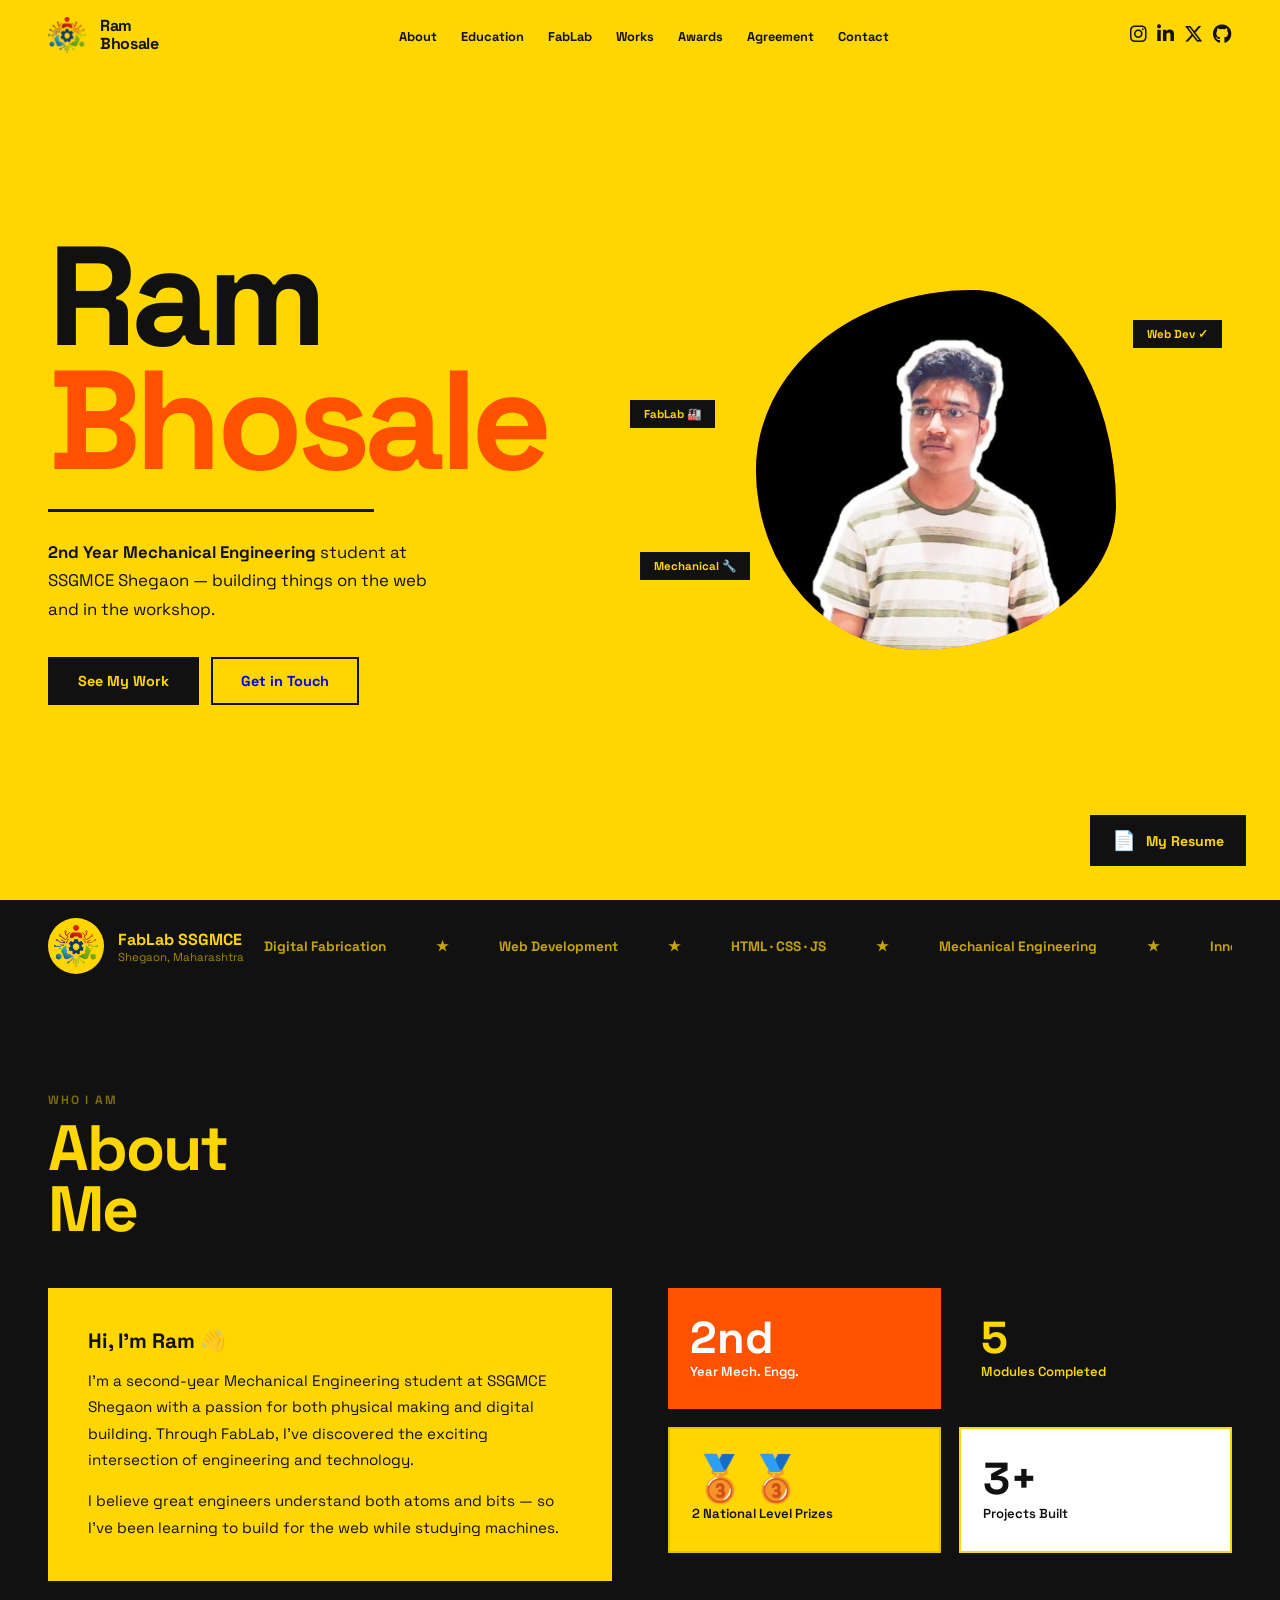
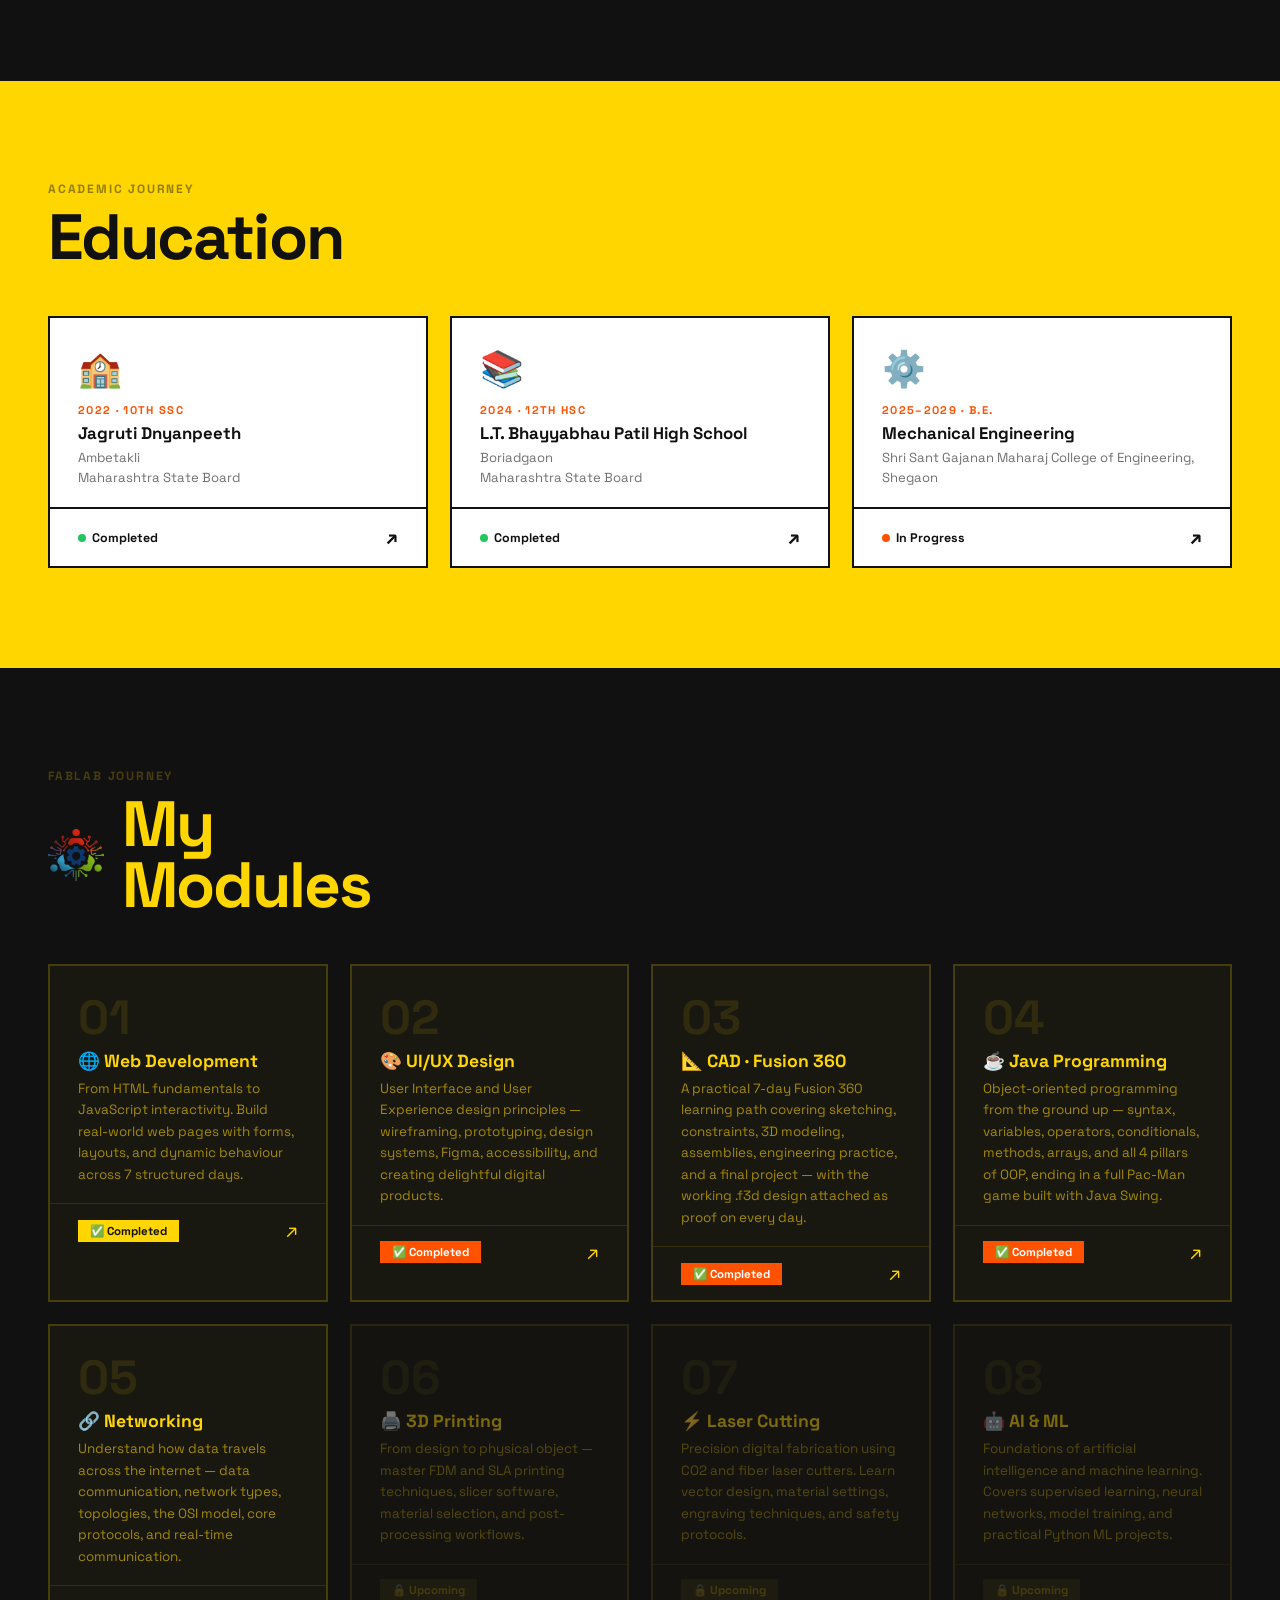
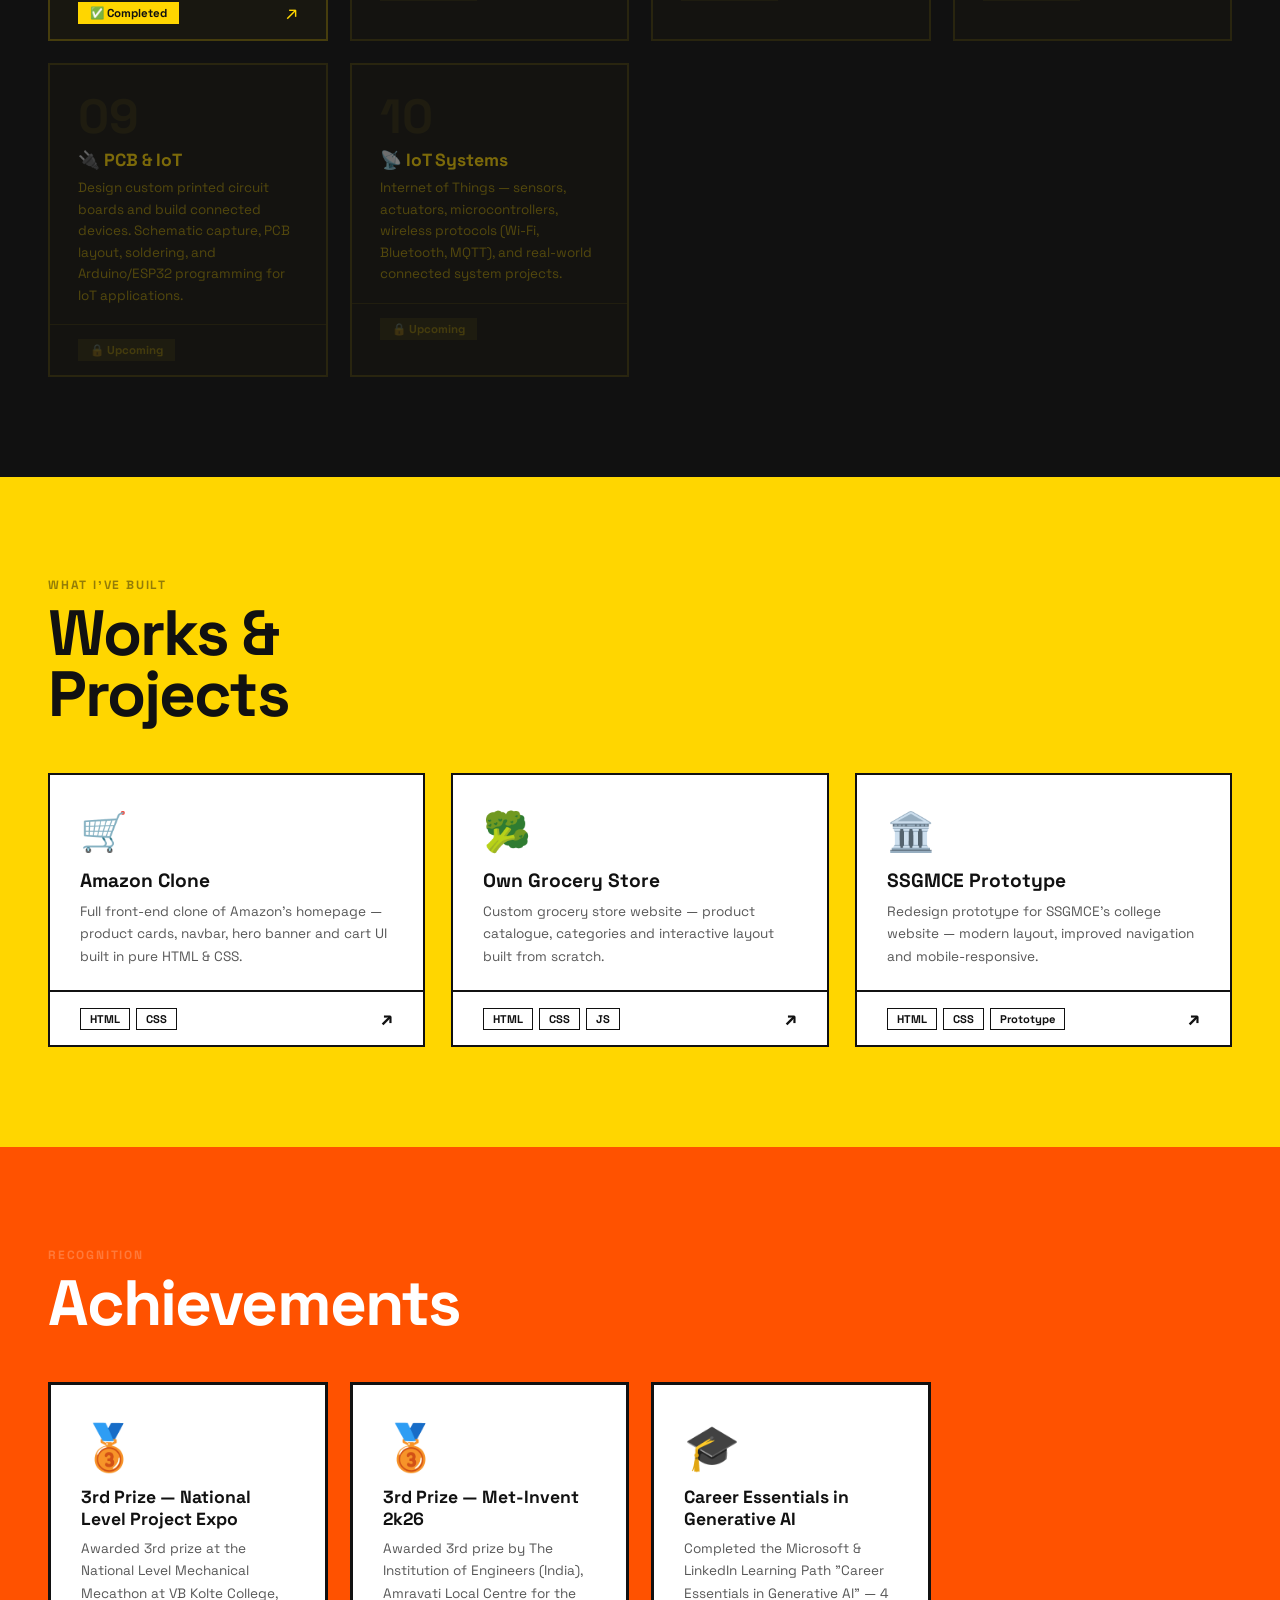
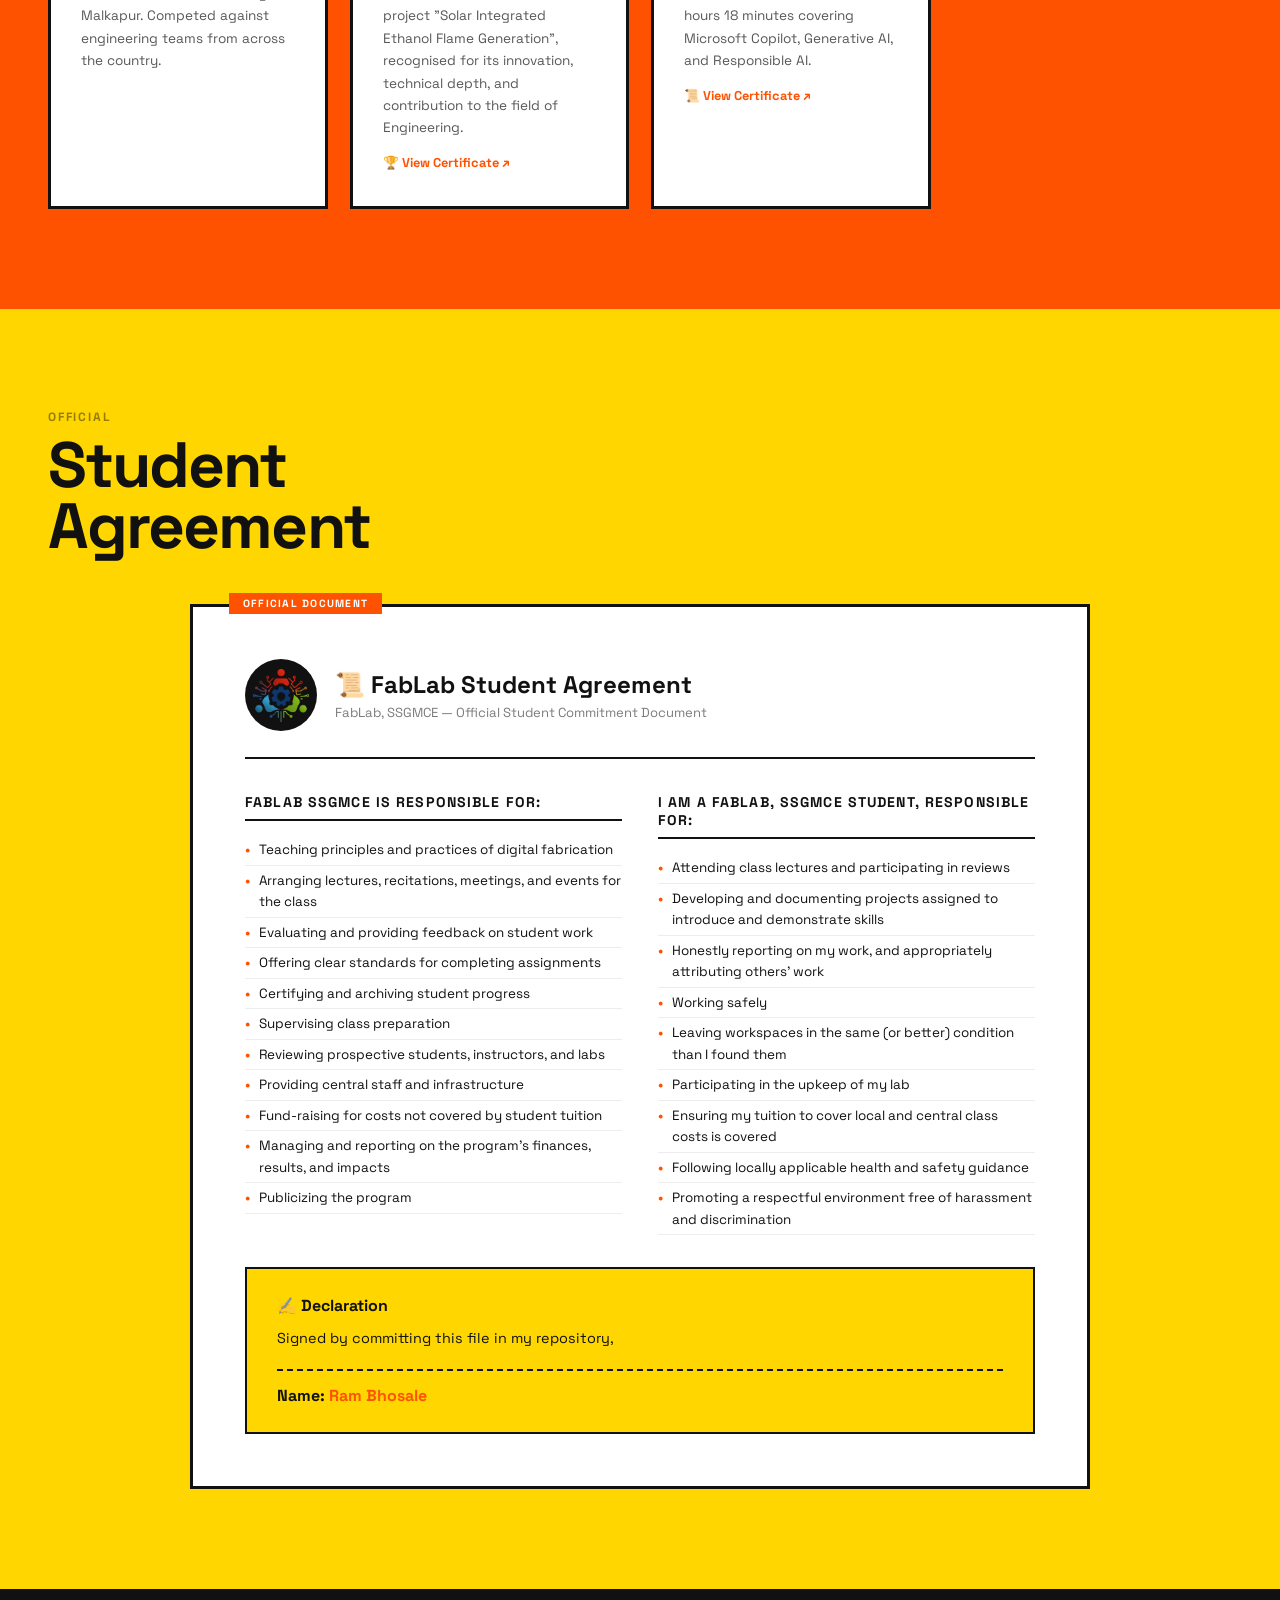
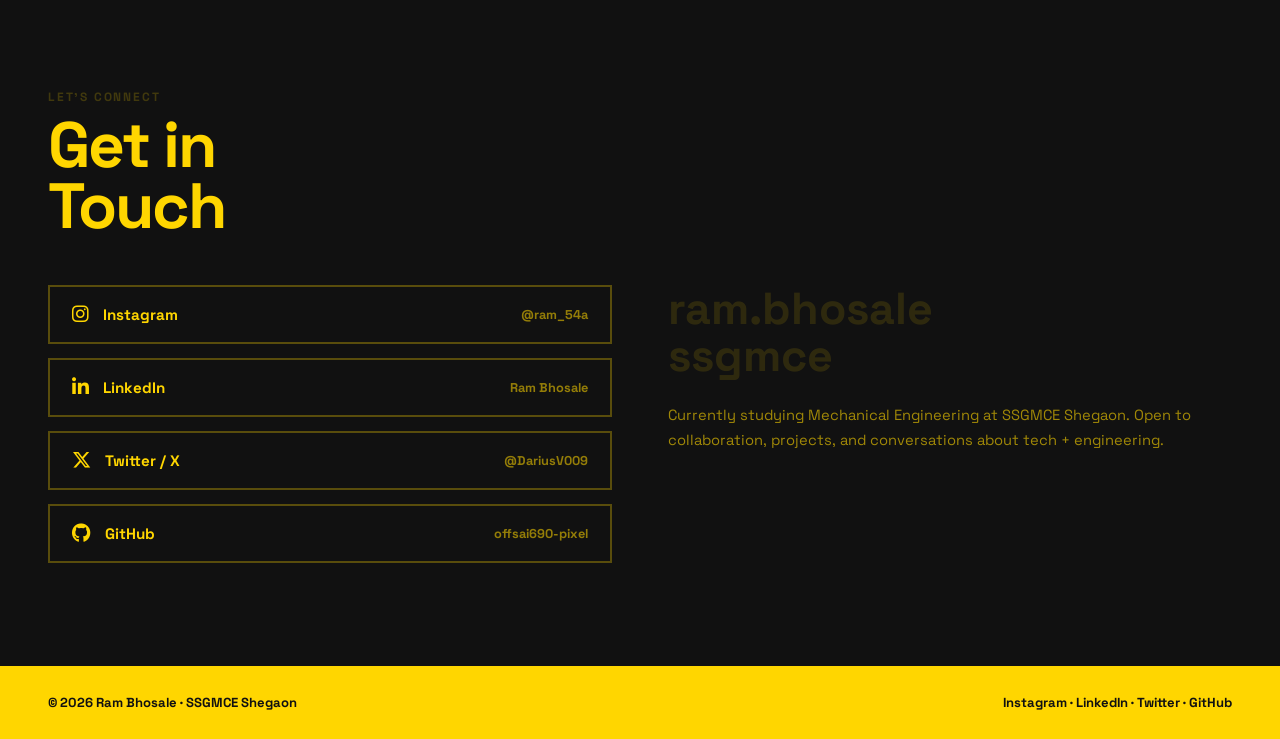
<file: index.html>
<!DOCTYPE html>
<html lang="en">

<head>
  <meta charset="UTF-8">
  <meta name="viewport" content="width=device-width, initial-scale=1.0">
  <title>Ram Bhosale — Portfolio</title>
  <link rel="preconnect" href="https://fonts.googleapis.com" crossorigin>
  <link rel="dns-prefetch" href="https://fonts.gstatic.com">
  <link href="https://fonts.googleapis.com/css2?family=Space+Grotesk:wght@400;600;700;800;900&display=swap"
    rel="stylesheet">
  <link rel="stylesheet" href="style.css">
<link rel="stylesheet" href="https://cdnjs.cloudflare.com/ajax/libs/font-awesome/6.5.0/css/all.min.css">
</head>

<body>

  <nav id="nb">
    <div style="display:flex;align-items:center;gap:14px;">
      <img src="Fablab logo.png" alt="FabLab Logo" style="width:38px;height:38px;object-fit:contain;">
      <a class="logo" href="#">Ram<br>Bhosale</a>
    </div>
    <ul>
      <li><a href="#about">About</a></li>
      <li><a href="#education">Education</a></li>
      <li><a href="#modules">FabLab</a></li>
      <li><a href="#works">Works</a></li>
      <li><a href="#achievements">Awards</a></li>
      <li><a href="#student-agreement">Agreement</a></li>
      <li><a href="#contact">Contact</a></li>
    </ul>
    <div class="nav-icons">
      <a href="https://www.instagram.com/ram_54a?igsh=MWEyb2FpZ2J0MXFteQ==" target="_blank" title="Instagram"><i class="fa-brands fa-instagram"></i></a>
      <a href="https://www.linkedin.com/in/ram-bhosale-735203384" target="_blank" title="LinkedIn"><i class="fa-brands fa-linkedin-in"></i></a>
      <a href="https://x.com/DariusV009" target="_blank" title="Twitter / X"><i class="fa-brands fa-x-twitter"></i></a>
      <a href="https://github.com/offsai690-pixel" target="_blank" title="GitHub"><i class="fa-brands fa-github"></i></a>
    </div>
  </nav>

  <section id="hero">
    <div class="hero-text">
      <h1 class="hero-name">Ram<br><span style="color:var(--o);">Bhosale</span></h1>
      <div class="hero-line"></div>
      <p class="hero-sub"><strong>2nd Year Mechanical Engineering</strong> student at SSGMCE Shegaon — building things
        on the web and in the workshop.</p>
      <div class="hero-cta">
        <a href="#works" class="btn filled"><span>See My Work</span></a>
        <a href="#contact" class="btn"><span>Get in Touch</span></a>
      </div>
    </div>
    <div class="hero-art">
      <div class="blob"
        style="background:var(--o);overflow:hidden;border-radius:60% 40% 55% 45%/50% 60% 40% 50%;animation:blobMorph 7s ease-in-out infinite;">
        <img id="hero-photo"
          src="[data-uri]"
          alt="Ram Bhosale" style="width:100%;height:100%;object-fit:cover;object-position:center top;">
      </div>
      <div class="fbadge fb1">Web Dev ✓</div>
      <div class="fbadge fb2">Mechanical 🔧</div>
      <div class="fbadge fb3">FabLab 🏭</div>
    </div>
  </section>

  <div id="fablab-banner">
    <div class="fab-logo-box">
      <div class="fab-logo-icon"><img src="Fablab logo.png" alt="FabLab Logo"></div>
      <div class="fab-logo-text">FabLab SSGMCE<small>Shegaon, Maharashtra</small></div>
    </div>
    <div class="ticker-wrap">
      <div class="ticker">
        <span>Digital Fabrication</span><span>★</span><span>Web Development</span><span>★</span><span>HTML · CSS ·
          JS</span><span>★</span><span>Mechanical
          Engineering</span><span>★</span><span>Innovation</span><span>★</span><span>SSGMCE Shegaon</span><span>★</span>
        <span>Digital Fabrication</span><span>★</span><span>Web Development</span><span>★</span><span>HTML · CSS ·
          JS</span><span>★</span><span>Mechanical
          Engineering</span><span>★</span><span>Innovation</span><span>★</span><span>SSGMCE Shegaon</span><span>★</span>
      </div>
    </div>
  </div>

  <section id="about">
    <p class="sl">Who I Am</p>
    <h2 class="sh">About<br>Me</h2>
    <div class="about-grid">
      <div class="about-card reveal">
        <h3>Hi, I'm Ram 👋</h3>
        <p>I'm a second-year Mechanical Engineering student at SSGMCE Shegaon with a passion for both physical making and
          digital building. Through FabLab, I've discovered the exciting intersection of engineering and technology.</p>
        <p>I believe great engineers understand both atoms and bits — so I've been learning to build for the web while
          studying machines.</p>
      </div>
      <div class="stats-grid reveal">
        <div class="stat" style="background:var(--o);color:var(--w);"><span class="n">2nd</span><span class="l">Year
            Mech. Engg.</span></div>
        <div class="stat" style="background:var(--b);color:var(--y);"><span class="n">5</span><span class="l">Modules

            Completed</span></div>
        <div class="stat" style="background:var(--y);color:var(--b);border:2px solid rgba(0,0,0,.1);"><span
            class="n">🥉🥉</span><span class="l">2 National Level Prizes</span></div>
        <div class="stat" style="background:var(--w);color:var(--b);border:2.5px solid var(--y);"><span
            class="n">3+</span><span class="l">Projects Built</span></div>
      </div>
    </div>
  </section>

  <section id="education">
    <p class="sl">Academic Journey</p>
    <h2 class="sh">Education</h2>
    <div class="edu-grid">
      <div class="edu-card reveal" onclick="openPanel('p-edu')">
        <div class="edu-card-top">
          <span class="edu-icon">🏫</span>
          <div class="edu-year">2022 · 10th SSC</div>
          <h3>Jagruti Dnyanpeeth</h3>
          <p>Ambetakli<br>Maharashtra State Board</p>
        </div>
        <div class="edu-card-bottom">
          <div class="edu-status"><span class="edu-dot done"></span> Completed</div>
          <span class="edu-arrow">↗</span>
        </div>
      </div>
      <div class="edu-card reveal" onclick="openPanel('p-edu')">
        <div class="edu-card-top">
          <span class="edu-icon">📚</span>
          <div class="edu-year">2024 · 12th HSC</div>
          <h3>L.T. Bhayyabhau Patil High School</h3>
          <p>Boriadgaon<br>Maharashtra State Board</p>
        </div>
        <div class="edu-card-bottom">
          <div class="edu-status"><span class="edu-dot done"></span> Completed</div>
          <span class="edu-arrow">↗</span>
        </div>
      </div>
      <div class="edu-card reveal" onclick="openPanel('p-edu')">
        <div class="edu-card-top">
          <span class="edu-icon">⚙️</span>
          <div class="edu-year">2025–2029 · B.E.</div>
          <h3>Mechanical Engineering</h3>
          <p>Shri Sant Gajanan Maharaj College of Engineering, Shegaon</p>
        </div>
        <div class="edu-card-bottom">
          <div class="edu-status"><span class="edu-dot"
              style="background:var(--o);animation:pulse 1.5s infinite;"></span> In Progress</div>
          <span class="edu-arrow">↗</span>
        </div>
      </div>
    </div>
  </section>

  <section id="modules">
    <p class="sl">FabLab Journey</p>
    <div style="display:flex;align-items:center;gap:18px;margin-bottom:0;">
      <img src="Fablab logo.png" alt="FabLab Logo" style="width:56px;height:56px;object-fit:contain;flex-shrink:0;">
      <h2 class="sh" style="margin-bottom:0;">My<br>Modules</h2>
    </div>
    <div style="height:48px;"></div>
    <div class="mods-grid">


      <!-- MODULE 01 — Web Development ✅ -->
      <div class="mod-card reveal" onclick="openPanel('p-webdev')">
        <div class="mod-card-top">
          <div class="mc-n">01</div>
          <h3 class="mc-t">🌐 Web Development</h3>
          <p class="mc-d">From HTML fundamentals to JavaScript interactivity. Build real-world web pages with forms,
            layouts, and dynamic behaviour across 7 structured days.</p>
        </div>
        <div class="mod-card-bottom"><span class="mc-tag">✅ Completed</span><span class="mod-arrow">↗</span></div>
      </div>

      <!-- MODULE 02 — UI/UX Design ✅ -->
      <div class="mod-card reveal" onclick="openPanel('p-uiux')" style="cursor:pointer;">
        <div class="mod-card-top">
          <div class="mc-n">02</div>
          <h3 class="mc-t">🎨 UI/UX Design</h3>
          <p class="mc-d">User Interface and User Experience design principles — wireframing, prototyping, design
            systems, Figma, accessibility, and creating delightful digital products.</p>
        </div>
        <div class="mod-card-bottom"><span class="mc-tag" style="background:var(--o);color:#fff;">✅ Completed</span><span class="mod-arrow">↗</span></div>
      </div>

      <!-- MODULE 03 — CAD / Fusion 360 🔓 -->
      <div class="mod-card reveal" onclick="openPanel('p-cad')" style="cursor:pointer;">
        <div class="mod-card-top">
          <div class="mc-n">03</div>
          <h3 class="mc-t">📐 CAD · Fusion 360</h3>
          <p class="mc-d">A practical 7-day Fusion 360 learning path covering sketching, constraints, 3D modeling, assemblies,
            engineering practice, and a final project — with the working .f3d design attached as proof on every day.</p>
        </div>
        <div class="mod-card-bottom"><span class="mc-tag" style="background:var(--o);color:#fff;">✅ Completed</span><span class="mod-arrow">↗</span></div>
      </div>

      <div class="mod-card reveal" onclick="openPanel('p-java')" style="cursor:pointer;">
        <div class="mod-card-top">
          <div class="mc-n">04</div>
          <h3 class="mc-t">☕ Java Programming</h3>
          <p class="mc-d">Object-oriented programming from the ground up — syntax, variables, operators, conditionals,
            methods, arrays, and all 4 pillars of OOP, ending in a full Pac-Man game built with Java Swing.</p>
        </div>
        <div class="mod-card-bottom"><span class="mc-tag" style="background:var(--o);color:#fff;">✅ Completed</span><span class="mod-arrow">↗</span></div>
      </div>

      <div class="mod-card reveal" onclick="openPanel('p-network')" style="cursor:pointer;">
        <div class="mod-card-top">
          <div class="mc-n">05</div>
          <h3 class="mc-t">🔗 Networking</h3>
          <p class="mc-d">Understand how data travels across the internet — data communication, network types,
            topologies, the OSI model, core protocols, and real-time communication.</p>
        </div>
        <div class="mod-card-bottom"><span class="mc-tag">✅ Completed</span><span class="mod-arrow">↗</span></div>
      </div>

      <div class="mod-card reveal" style="opacity:.45;cursor:not-allowed;">
        <div class="mod-card-top">
          <div class="mc-n">06</div>
          <h3 class="mc-t">🖨️ 3D Printing</h3>
          <p class="mc-d">From design to physical object — master FDM and SLA printing techniques, slicer software,
            material selection, and post-processing workflows.</p>
        </div>
        <div class="mod-card-bottom"><span class="mc-tag locked">🔒 Upcoming</span></div>
      </div>

      <div class="mod-card reveal" style="opacity:.45;cursor:not-allowed;">
        <div class="mod-card-top">
          <div class="mc-n">07</div>
          <h3 class="mc-t">⚡ Laser Cutting</h3>
          <p class="mc-d">Precision digital fabrication using CO2 and fiber laser cutters. Learn vector design, material
            settings, engraving techniques, and safety protocols.</p>
        </div>
        <div class="mod-card-bottom"><span class="mc-tag locked">🔒 Upcoming</span></div>
      </div>

      <div class="mod-card reveal" style="opacity:.45;cursor:not-allowed;">
        <div class="mod-card-top">
          <div class="mc-n">08</div>
          <h3 class="mc-t">🤖 AI &amp; ML</h3>
          <p class="mc-d">Foundations of artificial intelligence and machine learning. Covers supervised learning,
            neural networks, model training, and practical Python ML projects.</p>
        </div>
        <div class="mod-card-bottom"><span class="mc-tag locked">🔒 Upcoming</span></div>
      </div>

      <div class="mod-card reveal" style="opacity:.45;cursor:not-allowed;">
        <div class="mod-card-top">
          <div class="mc-n">09</div>
          <h3 class="mc-t">🔌 PCB &amp; IoT</h3>
          <p class="mc-d">Design custom printed circuit boards and build connected devices. Schematic capture, PCB
            layout, soldering, and Arduino/ESP32 programming for IoT applications.</p>
        </div>
        <div class="mod-card-bottom"><span class="mc-tag locked">🔒 Upcoming</span></div>
      </div>

      <div class="mod-card reveal" style="opacity:.45;cursor:not-allowed;">
        <div class="mod-card-top">
          <div class="mc-n">10</div>
          <h3 class="mc-t">📡 IoT Systems</h3>
          <p class="mc-d">Internet of Things — sensors, actuators, microcontrollers, wireless protocols (Wi-Fi,
            Bluetooth, MQTT), and real-world connected system projects.</p>
        </div>
        <div class="mod-card-bottom"><span class="mc-tag locked">🔒 Upcoming</span></div>
      </div>

    </div>
  </section>

  <section id="works">
    <p class="sl">What I've Built</p>
    <h2 class="sh">Works &amp;<br>Projects</h2>
    <div class="works-grid">
      <div class="work-card reveal" onclick="window.open('https://offsai690-pixel.github.io/Amazon.Clone/','_blank')"
        style="cursor:pointer;">
        <div class="wc-top">
          <span class="wc-e">🛒</span>
          <h3 class="wc-t">Amazon Clone</h3>
          <p class="wc-d">Full front-end clone of Amazon's homepage — product cards, navbar, hero banner and cart UI
            built in pure HTML &amp; CSS.</p>
        </div>
        <div class="wc-bottom">
          <div class="wc-tags"><span class="wc-tag">HTML</span><span class="wc-tag">CSS</span></div><span
            class="wc-arrow">↗</span>
        </div>
      </div>
      <div class="work-card reveal" onclick="window.open('https://offsai690-pixel.github.io/Ram-kirana01/','_blank')"
        style="cursor:pointer;">
        <div class="wc-top">
          <span class="wc-e">🥦</span>
          <h3 class="wc-t">Own Grocery Store</h3>
          <p class="wc-d">Custom grocery store website — product catalogue, categories and interactive layout built from
            scratch.</p>
        </div>
        <div class="wc-bottom">
          <div class="wc-tags"><span class="wc-tag">HTML</span><span class="wc-tag">CSS</span><span
              class="wc-tag">JS</span></div><span class="wc-arrow">↗</span>
        </div>
      </div>
      <div class="work-card reveal"
        onclick="window.open('https://offsai690-pixel.github.io/Ssgmce-webpage-prototype/','_blank')"
        style="cursor:pointer;">
        <div class="wc-top">
          <span class="wc-e">🏛️</span>
          <h3 class="wc-t">SSGMCE Prototype</h3>
          <p class="wc-d">Redesign prototype for SSGMCE's college website — modern layout, improved navigation and
            mobile-responsive.</p>
        </div>
        <div class="wc-bottom">
          <div class="wc-tags"><span class="wc-tag">HTML</span><span class="wc-tag">CSS</span><span
              class="wc-tag">Prototype</span></div><span class="wc-arrow">↗</span>
        </div>
      </div>
    </div>
  </section>

  <section id="achievements">
    <p class="sl">Recognition</p>
    <h2 class="sh">Achievements</h2>
    <div class="ach-grid">
      <div class="ach-card reveal">
        <span class="ach-medal">🥉</span>
        <h3 class="ach-t">3rd Prize — National Level Project Expo</h3>
        <p class="ach-d">Awarded 3rd prize at the National Level Mechanical Mecathon at VB Kolte College, Malkapur.
          Competed against engineering teams from across the country.</p>
      </div>
      <div class="ach-card reveal" onclick="window.open('images/iei-metinvent-3rd-prize.jpeg','_blank')" style="cursor:pointer;">
        <span class="ach-medal">🥉</span>
        <h3 class="ach-t">3rd Prize — Met-Invent 2k26</h3>
        <p class="ach-d">Awarded 3rd prize by The Institution of Engineers (India), Amravati Local Centre for the
          project "Solar Integrated Ethanol Flame Generation", recognised for its innovation, technical depth, and
          contribution to the field of Engineering.</p>
        <span class="ach-link">🏆 View Certificate ↗</span>
      </div>
      <div class="ach-card reveal" onclick="window.open('genai-certificate.pdf','_blank')" style="cursor:pointer;">
        <span class="ach-medal">🎓</span>
        <h3 class="ach-t">Career Essentials in Generative AI</h3>
        <p class="ach-d">Completed the Microsoft &amp; LinkedIn Learning Path "Career Essentials in Generative AI"
          — 4 hours 18 minutes covering Microsoft Copilot, Generative AI, and Responsible AI.</p>
        <span class="ach-link">📜 View Certificate ↗</span>
      </div>
    </div>
  </section>

  <section id="student-agreement">
    <p class="sl">Official</p>
    <h2 class="sh">Student<br>Agreement</h2>
    <div class="agr-wrap reveal">
      <div class="agr-head">
        <div class="agr-icon"><img src="Fablab logo.png" alt="FabLab Logo"></div>
        <div class="agr-ht">
          <h2>📜 FabLab Student Agreement</h2>
          <p>FabLab, SSGMCE — Official Student Commitment Document</p>
        </div>
      </div>
      <div class="agr-cols">
        <div class="agr-col">
          <h3>FabLab SSGMCE is responsible for:</h3>
          <ul>
            <li>Teaching principles and practices of digital fabrication</li>
            <li>Arranging lectures, recitations, meetings, and events for the class</li>
            <li>Evaluating and providing feedback on student work</li>
            <li>Offering clear standards for completing assignments</li>
            <li>Certifying and archiving student progress</li>
            <li>Supervising class preparation</li>
            <li>Reviewing prospective students, instructors, and labs</li>
            <li>Providing central staff and infrastructure</li>
            <li>Fund-raising for costs not covered by student tuition</li>
            <li>Managing and reporting on the program's finances, results, and impacts</li>
            <li>Publicizing the program</li>
          </ul>
        </div>
        <div class="agr-col">
          <h3>I am a FabLab, SSGMCE student, responsible for:</h3>
          <ul>
            <li>Attending class lectures and participating in reviews</li>
            <li>Developing and documenting projects assigned to introduce and demonstrate skills</li>
            <li>Honestly reporting on my work, and appropriately attributing others' work</li>
            <li>Working safely</li>
            <li>Leaving workspaces in the same (or better) condition than I found them</li>
            <li>Participating in the upkeep of my lab</li>
            <li>Ensuring my tuition to cover local and central class costs is covered</li>
            <li>Following locally applicable health and safety guidance</li>
            <li>Promoting a respectful environment free of harassment and discrimination</li>
          </ul>
        </div>
      </div>
      <div class="decl">
        <h3>✍️ Declaration</h3>
        <p>Signed by committing this file in my repository,</p>
        <div class="signed">Name: <span>Ram Bhosale</span></div>
      </div>
    </div>
  </section>

  <section id="contact">
    <p class="sl" style="color:rgba(255,214,0,.45);">Let's Connect</p>
    <h2 class="sh">Get in<br>Touch</h2>
    <div class="contact-grid">
      <div class="contact-links reveal">
        <a href="https://www.instagram.com/ram_54a?igsh=MWEyb2FpZ2J0MXFteQ==" target="_blank" class="clink"><span class="cli-icon"><i class="fa-brands fa-instagram"></i></span><span>Instagram</span><span class="cli-h">@ram_54a</span></a>
        <a href="https://www.linkedin.com/in/ram-bhosale-735203384" target="_blank" class="clink"><span class="cli-icon"><i class="fa-brands fa-linkedin-in"></i></span><span>LinkedIn</span><span class="cli-h">Ram Bhosale</span></a>
        <a href="https://x.com/DariusV009" target="_blank" class="clink"><span class="cli-icon"><i class="fa-brands fa-x-twitter"></i></span><span>Twitter /
            X</span><span class="cli-h">@DariusV009</span></a>
        <a href="https://github.com/offsai690-pixel" target="_blank" class="clink"><span class="cli-icon"><i class="fa-brands fa-github"></i></span><span>GitHub</span><span class="cli-h">offsai690-pixel</span></a>
      </div>
      <div class="contact-info reveal">
        <div class="big">ram.bhosale<br>ssgmce</div>
        <p>Currently studying Mechanical Engineering at SSGMCE Shegaon. Open to collaboration, projects, and
          conversations about tech + engineering.</p>
      </div>
    </div>
  </section>

  <footer>
    <div>© 2026 Ram Bhosale · SSGMCE Shegaon</div>
    <div>
      <a href="https://www.instagram.com/ram_54a?igsh=MWEyb2FpZ2J0MXFteQ==" target="_blank">Instagram</a> ·
      <a href="https://www.linkedin.com/in/ram-bhosale-735203384" target="_blank">LinkedIn</a> ·
      <a href="https://x.com/DariusV009" target="_blank">Twitter</a> ·
      <a href="https://github.com/offsai690-pixel" target="_blank">GitHub</a>
    </div>
  </footer>

  <div class="overlay" id="p-edu">
    <div class="overlay-bg" onclick="closePanel('p-edu')"></div>
    <div class="panel">
      <div class="panel-header">
        <button class="panel-back" onclick="closePanel('p-edu')">← Back to Portfolio</button>
        <button class="panel-close" onclick="closePanel('p-edu')">✕</button>
      </div>
      <div class="panel-body">
        <div class="p-eyebrow">Academic Journey</div>
        <h2 class="p-title">Education &amp;<br><em>Qualifications</em></h2>
        <p class="p-sub">Full educational background — school to engineering college.</p>
        <div class="p-divider"></div>
        <div class="edu-timeline">
          <div class="edu-entry">
            <div class="ee-year">2022<br>10th · SSC</div>
            <div class="ee-info">
              <h4>Jagruti Dnyanpeeth</h4>
              <p>Ambetakli<br>Maharashtra State Board</p>
              <span class="ee-badge">✅ Completed</span>
            </div>
          </div>
          <div class="edu-entry">
            <div class="ee-year">2024<br>12th · HSC</div>
            <div class="ee-info">
              <h4>L.T. Bhayyabhau Patil High School &amp; Jr. College</h4>
              <p>Boriadgaon<br>Maharashtra State Board</p>
              <span class="ee-badge">✅ Completed</span>
            </div>
          </div>
          <div class="edu-entry">
            <div class="ee-year">2025–2029<br>B.E.</div>
            <div class="ee-info">
              <h4>Mechanical Engineering</h4>
              <p>Shri Sant Gajanan Maharaj College of Engineering, Shegaon<br>Sant Gadge Baba Amravati University</p>
              <span class="ee-badge current">🟠 In Progress · 2nd Year</span>
            </div>
          </div>
        </div>
      </div>
    </div>
  </div>

  <div class="overlay" id="p-webdev">
    <div class="overlay-bg" onclick="closePanel('p-webdev')"></div>
    <div class="panel">
      <div class="panel-header">
        <button class="panel-back" onclick="closePanel('p-webdev')">← Back to FabLab Modules</button>
        <button class="panel-close" onclick="closePanel('p-webdev')">✕</button>
      </div>
      <div class="panel-body">
        <div class="p-eyebrow">Module 01 · 7 Days · HTML · CSS · JS</div>
        <h2 class="p-title">Web<br><em>Development</em></h2>
        <p class="p-sub">FabLab SSGMCE — ✅ Completed &nbsp;·&nbsp; <a
            href="https://github.com/offsai690-pixel/web-dev-module-1-fablab" target="_blank"
            style="color:var(--o);font-weight:800;">View Repo on GitHub ↗</a></p>


        <div
          style="background:var(--o);color:#fff;padding:14px 18px;margin:18px 0;border:2px solid #000;font-size:.82rem;line-height:1.65;">
          <strong>📌 Mentor's Instruction:</strong> Upload your HTML, CSS &amp; JavaScript assignments in the same
          sequence and complete format. Add a short description of each day along with your assignment. Follow the exact
          order and include all topics completely.
        </div>

        <div class="p-divider"></div>
        <div class="days-nav">
          <button class="day-btn active" onclick="switchDay(this,'wd-d1')">Day 1</button>
          <button class="day-btn" onclick="switchDay(this,'wd-d2')">Day 2</button>
          <button class="day-btn" onclick="switchDay(this,'wd-d3')">Day 3</button>
          <button class="day-btn" onclick="switchDay(this,'wd-d4')">Day 4</button>
          <button class="day-btn" onclick="switchDay(this,'wd-d5')">Day 5</button>
          <button class="day-btn" onclick="switchDay(this,'wd-d6')">Day 6</button>
          <button class="day-btn" onclick="switchDay(this,'wd-d7')">Day 7</button>
        </div>


        <div class="day-content active" id="wd-d1">
          <div class="day-thumb" style="font-size:1rem;justify-content:flex-start;padding:0 20px;gap:10px;">
            <span>📄</span><span>Day 01 — Basic HTML Tags</span></div>
          <h3 class="day-h">Day 01 — Basic HTML Tags</h3>
          <p class="day-p">Getting started with the web — understanding how browsers render pages, writing a complete
            HTML document from scratch, and practising all core text and list tags including &lt;p&gt;, &lt;b&gt;,
            &lt;i&gt;, &lt;mark&gt;, &lt;marquee&gt;, headings, and ordered &amp; unordered lists.</p>
          <p class="topics-label">Topics Covered</p>
          <ul class="topics-list">
            <li>HTML document structure — &lt;html&gt;, &lt;head&gt;, &lt;body&gt;</li>
            <li>Text formatting: &lt;b&gt;, &lt;i&gt;, &lt;u&gt;, &lt;mark&gt;, &lt;strong&gt;, &lt;em&gt;</li>
            <li>Headings &lt;h1&gt;–&lt;h6&gt;, &lt;p&gt;, &lt;br&gt;, &lt;hr&gt;, &lt;marquee bgcolor&gt;</li>
            <li>Unordered list &lt;ul&gt; — type: circle, disc, square</li>
            <li>Ordered list &lt;ol&gt; — type: 1, a, A, i, I</li>
          </ul>
          <p class="topics-label" style="margin-top:16px;">My Assignment — Day 01</p>
          <p style="font-size:.84rem;line-height:1.65;opacity:.65;margin-bottom:12px;">Built a page titled <em>"Fablab
              ki Jai"</em> — used bold, italic, mark, marquee with bgcolor, and both ordered and unordered lists with
            all bullet/number type variations.</p>
          <div class="assign-note">📌 Mentor's Note: Push <strong>fablab.html</strong> to the repo, then the link below
            goes live automatically.</div>
          <a href="#" onclick="openPreview('fablab.html','Day 1 Assignment — fablab.html');return false;"
            class="assign-link"><span class="ai">🔗</span><span>Day 1 Assignment — fablab.html</span><span
              class="ah">View Live →</span></a>
        </div>


        <div class="day-content" id="wd-d2">
          <div class="day-thumb" style="font-size:1rem;justify-content:flex-start;padding:0 20px;gap:10px;">
            <span>🖼️</span><span>Day 02 — Image, Anchor, Video/Audio &amp; Table</span></div>
          <h3 class="day-h">Day 02 — Image, Anchor, Video/Audio &amp; Table Tags</h3>
          <p class="day-p">Embedding rich media into web pages — external and internal hyperlinks, images with alt
            attributes, video with autoplay/loop controls, and structuring data using HTML tables with colspan and
            rowspan. Two separate timetable homework files submitted as per mentor's note.</p>
          <p class="topics-label">Topics Covered</p>
          <ul class="topics-list">
            <li>&lt;a href&gt; — internal &amp; external links, target attribute</li>
            <li>&lt;img&gt; — src, alt, width, height attributes</li>
            <li>&lt;video controls autoplay loop&gt; with &lt;source&gt; tag</li>
            <li>&lt;table border&gt;, &lt;tr&gt;, &lt;th&gt;, &lt;td&gt;</li>
            <li>colspan, rowspan, bgcolor, cellpadding, cellspacing</li>
          </ul>
          <p class="topics-label" style="margin-top:16px;">My Assignments — Day 02 (3 files)</p>
          <p style="font-size:.84rem;line-height:1.65;opacity:.65;margin-bottom:12px;">
            <strong>fablab-2.html</strong> — FabLab &amp; Anker anchors, SVG logo image, Tumbbad video embed, three
            table variations including blue placement table with colspan/rowspan.<br>
            <strong>fablab-2hw.html &amp; fablab-2hw1.html</strong> — SSGMCE college timetable (Group A, Spring 2024-25)
            with full rowspan/colspan layout, submitted separately.
          </p>
          <div class="assign-note">📌 Mentor's Note: Add your hosted links below. Table homework can be submitted as
            separate files.</div>
          <a href="#" onclick="openPreview('fablab-2.html','Day 2 — fablab-2.html');return false;"
            class="assign-link"><span class="ai">🔗</span><span>Day 2 — fablab-2.html</span><span class="ah">View Live
              →</span></a>
          <a href="#" onclick="openPreview('fablab-2hw.html','Day 2 HW — Timetable (fablab-2hw.html)');return false;"
            class="assign-link" style="margin-top:8px;"><span class="ai">📋</span><span>Day 2 HW — Timetable
              (fablab-2hw.html)</span><span class="ah">View Live →</span></a>
          <a href="#"
            onclick="openPreview('fablab-2hw1.html','Day 2 HW — Timetable v2 (fablab-2hw1.html)');return false;"
            class="assign-link" style="margin-top:8px;"><span class="ai">📋</span><span>Day 2 HW — Timetable v2
              (fablab-2hw1.html)</span><span class="ah">View Live →</span></a>
        </div>


        <div class="day-content" id="wd-d3">
          <div class="day-thumb" style="font-size:1rem;justify-content:flex-start;padding:0 20px;gap:10px;">
            <span>📝</span><span>Day 03 — Form Tags</span></div>
          <h3 class="day-h">Day 03 — Form Tags</h3>
          <p class="day-p">Collecting user input using HTML forms — building a DJ registration form, a professional
            FabLab interview form with CSS styling, and an advanced profile settings form covering every input type
            including range, color, datalist, fieldset, and hidden fields.</p>
          <p class="topics-label">Topics Covered</p>
          <ul class="topics-list">
            <li>&lt;form action method enctype&gt; — GET/POST, multipart/form-data</li>
            <li>Input types: text, email, password, tel, date, number, file, url, week, search, hidden</li>
            <li>Input types: radio, checkbox, range, color, submit, reset</li>
            <li>&lt;select&gt;, &lt;option&gt;, &lt;optgroup&gt;, &lt;datalist&gt;, &lt;textarea&gt;</li>
            <li>&lt;fieldset&gt;, &lt;legend&gt;, &lt;label for&gt;, &lt;details&gt;, &lt;summary&gt;</li>
            <li>Validation: required, placeholder, minlength, maxlength, pattern, min, max</li>
          </ul>
          <p class="topics-label" style="margin-top:16px;">My Assignments — Day 03 (3 files)</p>
          <p style="font-size:.84rem;line-height:1.65;opacity:.65;margin-bottom:12px;">
            <strong>fablab-3.html</strong> — DJ Registration: bgcolor styling, all input types, multiple select
            (Chaat!), file upload.<br>
            <strong>fablab-3hw1.html</strong> — FabLab Interview Registration: external CSS container layout, branch
            radio buttons, course checkboxes, range slider.<br>
            <strong>fablab-3hw2.html</strong> — Advanced Profile: optgroup city select, range with live &lt;output&gt;,
            color picker, datalist browsers, fieldset/legend, details/summary, hidden event ID.
          </p>
          <div class="assign-note">📌 Mentor's Note: All three form files are part of Day 3. Add hosted links below.
          </div>
          <a href="#" onclick="openPreview('fablab-3.html','Day 3 — DJ Registration (fablab-3.html)');return false;"
            class="assign-link"><span class="ai">🔗</span><span>Day 3 — DJ Registration (fablab-3.html)</span><span
              class="ah">View Live →</span></a>
          <a href="#"
            onclick="openPreview('fablab-3hw1.html','Day 3 HW — FabLab Interview Form (fablab-3hw1.html)');return false;"
            class="assign-link" style="margin-top:8px;"><span class="ai">📋</span><span>Day 3 HW — FabLab Interview Form
              (fablab-3hw1.html)</span><span class="ah">View Live →</span></a>
          <a href="#"
            onclick="openPreview('fablab-3hw2.html','Day 3 HW — Advanced Profile &amp; Event Form (fablab-3hw2.html)');return false;"
            class="assign-link" style="margin-top:8px;"><span class="ai">📋</span><span>Day 3 HW — Advanced Profile
              &amp; Event Form (fablab-3hw2.html)</span><span class="ah">View Live →</span></a>
        </div>


        <div class="day-content" id="wd-d4">
          <div class="day-thumb" style="font-size:1rem;justify-content:flex-start;padding:0 20px;gap:10px;">
            <span>🎨</span><span>Day 04 — Header, Nav, Footer &amp; All CSS Selectors</span></div>
          <h3 class="day-h">Day 04 — Header, Nav, Footer &amp; All CSS Selectors</h3>
          <p class="day-p">Building structured semantic page layouts using &lt;header&gt;, &lt;nav&gt;, and
            &lt;footer&gt; combined with the complete CSS selector toolkit — element, class, ID, pseudo-classes, and
            pseudo-elements — to precisely style every element on the page.</p>
          <p class="topics-label">Topics Covered</p>
          <ul class="topics-list">
            <li>Semantic HTML: &lt;header&gt;, &lt;nav&gt;, &lt;main&gt;, &lt;footer&gt;, &lt;section&gt;</li>
            <li>CSS selectors: element (p), class (.KBH), id (#Mgga), universal (*)</li>
            <li>Combinators: descendant, child (&gt;), adjacent (+), general sibling (~)</li>
            <li>Pseudo-classes: a:hover, :focus, :nth-child(), :first-child</li>
            <li>Pseudo-elements: p::first-letter, ::before, ::after, ::placeholder</li>
            <li>Layout: position fixed footer, nav li display inline, background-color, text-align</li>
          </ul>
          <p class="topics-label" style="margin-top:16px;">My Assignments — Day 04 (2 files)</p>
          <p style="font-size:.84rem;line-height:1.65;opacity:.65;margin-bottom:12px;">
            <strong>fablab-4.html</strong> — Element, class (.KBH cyan bg), ID (#Mgga green bold), a:hover orange, and
            p::first-letter purple — all inside a header/nav/footer structure.<br>
            <strong>fablab-4-1.html</strong> — Full page layout: purple header, inline nav menu with hover links
            (#876cd4), main content area, and fixed dark footer using position: fixed.
          </p>
          <div class="assign-note">📌 Mentor's Note: Both files together cover the complete Day 4 curriculum. Add hosted
            links below.</div>
          <a href="#" onclick="openPreview('fablab-4.html','Day 4 — CSS Selectors (fablab-4.html)');return false;"
            class="assign-link"><span class="ai">🔗</span><span>Day 4 — CSS Selectors (fablab-4.html)</span><span
              class="ah">View Live →</span></a>
          <a href="#" onclick="openPreview('fablab-4-1.html','Day 4 — Page Layout (fablab-4-1.html)');return false;"
            class="assign-link" style="margin-top:8px;"><span class="ai">📋</span><span>Day 4 — Page Layout
              (fablab-4-1.html)</span><span class="ah">View Live →</span></a>
        </div>


        <div class="day-content" id="wd-d5">
          <div class="day-thumb" style="font-size:1rem;justify-content:flex-start;padding:0 20px;gap:10px;">
            <span>📦</span><span>Day 05 — Box Model &amp; Flexbox</span></div>
          <h3 class="day-h">Day 05 — Box Model &amp; Flexbox</h3>
          <p class="day-p">Understanding how every HTML element occupies space using the CSS Box Model — then mastering
            Flexbox to build responsive card and button layouts. Flexbox submitted as a separate file per mentor's note.
          </p>
          <p class="topics-label">Topics Covered</p>
          <ul class="topics-list">
            <li>Box Model: content, padding, border, margin, box-sizing, box-shadow</li>
            <li>background-image with URL, border-radius</li>
            <li>display: flex — justify-content, align-items, gap</li>
            <li>flex-direction: row / column; flex-wrap: wrap</li>
            <li>justify-content: center, space-evenly</li>
            <li>Hover transitions: transform scale(), transition ease</li>
          </ul>
          <p class="topics-label" style="margin-top:16px;">My Assignments — Day 05 (2 files)</p>
          <p style="font-size:.84rem;line-height:1.65;opacity:.65;margin-bottom:12px;">
            <strong>fablab-5.html</strong> — Box Model: two image-background Flex boxes with custom Google Fonts,
            box-shadow, and a hover button with scale(1.1) transition (Mrs Sheppards, Yesteryear, Vast Shadow
            fonts).<br>
            <strong>fablab-6.html</strong> — Pure Flexbox: 8 cyan boxes in a column-direction container with flex-wrap,
            space-evenly spacing, centred text, and solid border.
          </p>
          <div class="assign-note">📌 Mentor's Note: Box Model and Flexbox submitted separately — both files are
            included here.</div>
          <a href="#" onclick="openPreview('fablab-5.html','Day 5 — Box Model (fablab-5.html)');return false;"
            class="assign-link"><span class="ai">🔗</span><span>Day 5 — Box Model (fablab-5.html)</span><span
              class="ah">View Live →</span></a>
          <a href="#" onclick="openPreview('fablab-6.html','Day 5 — Flexbox (fablab-6.html)');return false;"
            class="assign-link" style="margin-top:8px;"><span class="ai">📋</span><span>Day 5 — Flexbox
              (fablab-6.html)</span><span class="ah">View Live →</span></a>
        </div>


        <div class="day-content" id="wd-d6">
          <div class="day-thumb" style="font-size:1rem;justify-content:flex-start;padding:0 20px;gap:10px;">
            <span>⚡</span><span>Day 06 — JavaScript Basics with All Operations</span></div>
          <h3 class="day-h">Day 06 — JavaScript Basics with All Operations</h3>
          <p class="day-p">Bringing web pages to life with JavaScript — covering all variable types, every operator
            category, conditional logic, loops, functions, and DOM manipulation to build interactive, dynamic user
            experiences.</p>
          <p class="topics-label">Topics Covered</p>
          <ul class="topics-list">
            <li>Variables: var, let, const — string, number, boolean, null, undefined</li>
            <li>Arithmetic operators: +, -, *, /, %, ** (exponent)</li>
            <li>Assignment operators: =, +=, -=, *=, /=, ++, --</li>
            <li>Comparison operators: ==, ===, !=, !==, &gt;, &lt;, &gt;=, &lt;=</li>
            <li>Logical operators: &amp;&amp; (AND), || (OR), ! (NOT)</li>
            <li>Conditionals: if / else if / else, ternary (?:), switch / case</li>
            <li>Loops: for, while, do-while, for-of, for-in</li>
            <li>Functions: declaration, expression, arrow (=&gt;)</li>
            <li>DOM: getElementById, querySelector, innerHTML, style, onclick, addEventListener</li>
          </ul>
          <p class="topics-label" style="margin-top:16px;">My Assignment — Day 06</p>
          <p style="font-size:.84rem;line-height:1.65;opacity:.65;margin-bottom:12px;">JavaScript basics assignment
            covering all operations — add your hosted link once pushed to GitHub Pages.</p>
          <div class="assign-note">📌 Mentor's Note: Push the file(s) to <strong>web-dev-module-1-fablab</strong> repo —
            links go live automatically.</div>
          <a href="https://offsai690-pixel.github.io/web-dev-module-1-fablab/fablab-js.html" target="_blank"
            class="assign-link"><span class="ai">🔗</span><span>Day 6 — JavaScript Assignment</span><span
              class="ah">View Live →</span></a>
        </div>


        <div class="day-content" id="wd-d7">
          <div class="day-thumb" style="font-size:1rem;justify-content:flex-start;padding:0 20px;gap:10px;">
            <span>✅</span><span>Day 07 — To-Do List Project</span></div>
          <h3 class="day-h">Day 07 — To-Do List Project</h3>
          <p class="day-p">The final project of the Web Development module — a fully functional To-Do List application
            built with HTML, CSS, and JavaScript, applying everything from all 7 days: semantic structure, CSS
            selectors, Flexbox layout, DOM manipulation, and event handling.</p>
          <p class="topics-label">Topics Covered</p>
          <ul class="topics-list">
            <li>Project structure: HTML, CSS, JS in separate external files</li>
            <li>Linking stylesheet with &lt;link rel="stylesheet"&gt; and JS with &lt;script src&gt;</li>
            <li>To-Do features: add task on Enter/click, mark complete, delete task</li>
            <li>DOM events: keydown, click, addEventListener</li>
            <li>localStorage — persist tasks across browser sessions</li>
            <li>Flexbox-based responsive layout with CSS transitions</li>
          </ul>
          <p class="topics-label" style="margin-top:16px;">My Assignment — Day 07</p>
          <p style="font-size:.84rem;line-height:1.65;opacity:.65;margin-bottom:12px;">To-Do List final project — add
            your hosted link once deployed to GitHub Pages.</p>
          <div class="assign-note">📌 Mentor's Note: Push the file(s) to <strong>web-dev-module-1-fablab</strong> repo —
            links go live automatically.</div>
          <a href="https://offsai690-pixel.github.io/web-dev-module-1-fablab/todo.html" target="_blank"
            class="assign-link"><span class="ai">🔗</span><span>Day 7 — To-Do List Project</span><span class="ah">View
              Live →</span></a>
        </div>

      </div>
    </div>
  </div>

  <div class="overlay" id="p-amazon">
    <div class="overlay-bg" onclick="closePanel('p-amazon')"></div>
    <div class="panel">
      <div class="panel-header">
        <button class="panel-back" onclick="closePanel('p-amazon')">← Back to Portfolio</button>
        <button class="panel-close" onclick="closePanel('p-amazon')">✕</button>
      </div>
      <div class="panel-body">
        <div class="p-eyebrow">Project 01 · HTML · CSS</div>
        <h2 class="p-title">Amazon<br><em>Clone</em></h2>
        <p class="p-sub">Front-end recreation of Amazon India's homepage.</p>
        <div class="p-divider"></div>
        <div class="work-hero">🛒</div>
        <p style="font-size:.88rem;line-height:1.7;opacity:.65;margin-bottom:18px;">A complete front-end clone of Amazon
          India's homepage — including the header with search bar, product category navigation, hero banner, product
          cards grid, and multi-column footer. Built with pure HTML and CSS focusing on layout accuracy and
          responsiveness.</p>
        <p class="topics-label">What's Included</p>
        <ul class="topics-list" style="margin-bottom:20px;">
          <li>Amazon-style header — logo, search bar, cart icon</li>
          <li>Navigation bar with product categories</li>
          <li>Hero promotional banner</li>
          <li>Product card grid layout</li>
          <li>Responsive multi-column footer</li>
        </ul>
        <div class="wp-note">📌 Mentor's Note: Links below should open the working webpage. If not yet hosted, attach a
          clear screenshot by replacing the emoji placeholder with an &lt;img&gt; tag.</div>
        <div class="wp-links">
          <a href="#" target="_blank" class="wp-link"
            onclick="this.href='#'; alert('⚠️ Add your live webpage URL here — replace # in href with your hosted link (e.g. GitHub Pages URL).'); return false;">
            <span class="wi">🌐</span><span>View Live Webpage</span><span class="wd">Add your hosted URL here →</span>
          </a>
          <a href="#" target="_blank" class="wp-link"
            onclick="this.href='#'; alert('⚠️ Add your GitHub repository URL here.'); return false;">
            <span class="wi">💻</span><span>View Source on GitHub</span><span class="wd">Add your GitHub repo URL
              →</span>
          </a>
        </div>
      </div>
    </div>
  </div>

  <div class="overlay" id="p-grocery">
    <div class="overlay-bg" onclick="closePanel('p-grocery')"></div>
    <div class="panel">
      <div class="panel-header">
        <button class="panel-back" onclick="closePanel('p-grocery')">← Back to Portfolio</button>
        <button class="panel-close" onclick="closePanel('p-grocery')">✕</button>
      </div>
      <div class="panel-body">
        <div class="p-eyebrow">Project 02 · HTML · CSS · JavaScript</div>
        <h2 class="p-title">Own Grocery<br><em>Store</em></h2>
        <p class="p-sub">Custom grocery store webpage built from scratch.</p>
        <div class="p-divider"></div>
        <div class="work-hero">🥦</div>
        <p style="font-size:.88rem;line-height:1.7;opacity:.65;margin-bottom:18px;">A complete grocery store website
          designed and built independently — featuring a product catalogue across categories, interactive
          JavaScript-powered UI, cart interaction, and a clean modern design that works on all screen sizes.</p>
        <p class="topics-label">What's Included</p>
        <ul class="topics-list" style="margin-bottom:20px;">
          <li>Product catalogue with multiple categories</li>
          <li>Interactive product cards with JavaScript</li>
          <li>Shopping cart functionality</li>
          <li>Clean, modern visual design</li>
          <li>Mobile-responsive layout</li>
        </ul>
        <div class="wp-note">📌 Mentor's Note: Links below should open the working webpage. Replace # with your actual
          hosted URL.</div>
        <div class="wp-links">
          <a href="#" target="_blank" class="wp-link"
            onclick="this.href='#'; alert('⚠️ Add your live webpage URL here — replace # in href with your hosted link.'); return false;">
            <span class="wi">🌐</span><span>View Live Webpage</span><span class="wd">Add your hosted URL here →</span>
          </a>
          <a href="#" target="_blank" class="wp-link"
            onclick="this.href='#'; alert('⚠️ Add your GitHub repository URL here.'); return false;">
            <span class="wi">💻</span><span>View Source on GitHub</span><span class="wd">Add your GitHub repo URL
              →</span>
          </a>
        </div>
      </div>
    </div>
  </div>

  <div class="overlay" id="p-ssgmce">
    <div class="overlay-bg" onclick="closePanel('p-ssgmce')"></div>
    <div class="panel">
      <div class="panel-header">
        <button class="panel-back" onclick="closePanel('p-ssgmce')">← Back to Portfolio</button>
        <button class="panel-close" onclick="closePanel('p-ssgmce')">✕</button>
      </div>
      <div class="panel-body">
        <div class="p-eyebrow">Project 03 · HTML · CSS · Prototype</div>
        <h2 class="p-title">SSGMCE<br><em>Prototype</em></h2>
        <p class="p-sub">College website redesign — modern, clean and responsive.</p>
        <div class="p-divider"></div>
        <div class="work-hero">🏛️</div>
        <p style="font-size:.88rem;line-height:1.7;opacity:.65;margin-bottom:18px;">A prototype redesign of the Shri
          Sant Gajanan Maharaj College of Engineering website — focused on improved UX, modern visual design, clear
          navigation, and mobile-first responsiveness. Shows what the official college site could look like with a
          modern refresh.</p>
        <p class="topics-label">What's Included</p>
        <ul class="topics-list" style="margin-bottom:20px;">
          <li>Redesigned homepage with full hero section</li>
          <li>Improved navigation bar and menu structure</li>
          <li>Departments and courses overview section</li>
          <li>News and events highlights section</li>
          <li>Mobile-responsive across all screen sizes</li>
        </ul>
        <div class="wp-note">📌 Mentor's Note: Links below should open the working webpage. Replace # with your actual
          hosted URL.</div>
        <div class="wp-links">
          <a href="#" target="_blank" class="wp-link"
            onclick="this.href='#'; alert('⚠️ Add your live webpage URL here — replace # in href with your hosted link.'); return false;">
            <span class="wi">🌐</span><span>View Live Prototype</span><span class="wd">Add your hosted URL here →</span>
          </a>
          <a href="#" target="_blank" class="wp-link"
            onclick="this.href='#'; alert('⚠️ Add your GitHub repository URL here.'); return false;">
            <span class="wi">💻</span><span>View Source on GitHub</span><span class="wd">Add your GitHub repo URL
              →</span>
          </a>
        </div>
      </div>
    </div>
  </div>



  <!-- ===================== UI/UX MODULE PANEL ===================== -->
  <div class="overlay" id="p-uiux">
    <div class="overlay-bg" onclick="closePanel('p-uiux')"></div>
    <div class="panel">
      <div class="panel-header">
        <button class="panel-back" onclick="closePanel('p-uiux')">← Back to FabLab Modules</button>
        <button class="panel-close" onclick="closePanel('p-uiux')">✕</button>
      </div>
      <div class="panel-body">
        <div class="p-eyebrow">Module 02 · 7 Days · Figma · UI · UX</div>
        <h2 class="p-title">UI/UX<br><em>Design</em></h2>
        <p class="p-sub">FabLab SSGMCE — ✅ Completed</p>

        <div style="background:var(--o);color:#fff;padding:14px 18px;margin:18px 0;border:2px solid #000;font-size:.82rem;line-height:1.65;">
          <strong>📌 Mentor's Instruction:</strong> Document each day's learning with topics covered, tools used, and screenshots or links to your Figma work. Final project must include a complete prototype with your design rationale.
        </div>

        <div class="p-divider"></div>

        <div class="p-divider"></div>
        <div class="days-nav">
          <button class="day-btn active" onclick="switchDay(this,'ux-d1')">Day 1</button>
          <button class="day-btn" onclick="switchDay(this,'ux-d2')">Day 2</button>
          <button class="day-btn" onclick="switchDay(this,'ux-d3')">Day 3</button>
          <button class="day-btn" onclick="switchDay(this,'ux-d4')">Day 4</button>
          <button class="day-btn" onclick="switchDay(this,'ux-d5')">Day 5</button>
          <button class="day-btn" onclick="switchDay(this,'ux-d6')">Day 6</button>
          <button class="day-btn" onclick="switchDay(this,'ux-d7')">Day 7</button>
        </div>


        <div class="day-content active" id="ux-d1">
          <div class="day-thumb" style="font-size:1rem;justify-content:flex-start;padding:0 20px;gap:10px;">
            <span>🎨</span><span>Day 01 — Introduction to UI/UX &amp; Design Thinking</span></div>
          <h3 class="day-h">Day 01 — Introduction to UI/UX &amp; Design Thinking</h3>
          <p class="day-p">Getting started with design — understanding the difference between UI (User Interface) and UX (User Experience) and how they work together to shape digital products. Explored the Design Thinking process and studied real-world examples of good vs bad UX. Set up Figma and navigated the workspace for the first time.</p>
          <p class="topics-label">Topics Covered</p>
          <ul class="topics-list">
            <li>What is UI vs UX — key differences and how they complement each other</li>
            <li>Design Thinking: Empathise → Define → Ideate → Prototype → Test</li>
            <li>User-centred design principles</li>
            <li>Good UX vs Bad UX — real app case studies (YouTube, Swiggy, GPay)</li>
            <li>Introduction to Figma — interface overview, frames, layers panel</li>
            <li>Creating a Figma account and setting up your first project file</li>
          </ul>
          <p class="topics-label" style="margin-top:16px;">My Work — Day 01</p>
          <p style="font-size:.84rem;line-height:1.65;opacity:.65;margin-bottom:12px;">Set up Figma account and explored the workspace. Created a basic frame, added text layers and shapes. Analysed 3 popular apps for UX strengths and weaknesses as a design thinking exercise.</p>
          <div class="assign-note">📌 Mentor's Note: Document your Figma setup and UX analysis for Day 1.</div>
          <a href="https://www.figma.com/design/1ntkpZaH8wrP6LqRRpNMQL/fablab-2rb?node-id=29-2&p=f&t=wqd4AhSkKuw0UFYy-0" target="_blank" class="assign-link"><span class="ai">🎨</span><span>Day 1 Work — View in Figma</span><span class="ah">Open Figma ↗</span></a>
        </div>


        <div class="day-content" id="ux-d2">
          <div class="day-thumb" style="font-size:1rem;justify-content:flex-start;padding:0 20px;gap:10px;">
            <span>🖋️</span><span>Day 02 — Figma Basics: Shapes, Text &amp; Components</span></div>
          <h3 class="day-h">Day 02 — Figma Basics: Shapes, Text &amp; Components</h3>
          <p class="day-p">Deep dive into Figma's core design tools — drawing and styling shapes, working with typography, and building reusable UI components using Auto Layout. Learned how a design system is built from small, consistent pieces that scale across an entire product.</p>
          <p class="topics-label">Topics Covered</p>
          <ul class="topics-list">
            <li>Figma toolbar — Rectangle, Ellipse, Line, Pen tool, Vector networks</li>
            <li>Typography — font families, size, weight, line height, letter spacing</li>
            <li>Fill, Stroke, Corner Radius, Drop Shadow, Blur effects</li>
            <li>Auto Layout — padding, gap, direction, hugging vs filling</li>
            <li>Creating Components and using Instances across frames</li>
            <li>Organising layers with Frames and Groups</li>
            <li>Using Figma Community resources and plugins</li>
          </ul>
          <p class="topics-label" style="margin-top:16px;">My Work — Day 02</p>
          <p style="font-size:.84rem;line-height:1.65;opacity:.65;margin-bottom:12px;">Built a basic UI component kit in Figma — buttons (primary, secondary, disabled states), input fields with labels, and a product card. All components used Auto Layout and were saved as reusable Figma components.</p>
          <div class="assign-note">📌 Mentor's Note: Build and document your Figma component library for Day 2.</div>
          <a href="https://www.figma.com/design/1ntkpZaH8wrP6LqRRpNMQL/fablab-2rb?node-id=29-2&p=f&t=wqd4AhSkKuw0UFYy-0" target="_blank" class="assign-link"><span class="ai">🎨</span><span>Day 2 Work — Component Kit in Figma</span><span class="ah">Open Figma ↗</span></a>
        </div>


        <div class="day-content" id="ux-d3">
          <div class="day-thumb" style="font-size:1rem;justify-content:flex-start;padding:0 20px;gap:10px;">
            <span>📐</span><span>Day 03 — Wireframing &amp; Layout Grids</span></div>
          <h3 class="day-h">Day 03 — Wireframing &amp; Layout Grids</h3>
          <p class="day-p">Wireframing is the blueprint stage of design — planning layout and information structure before adding any visuals or colour. Learned about grid systems and spacing rules that keep designs consistent, and practised wireframing mobile screens for an energy drink app concept.</p>
          <p class="topics-label">Topics Covered</p>
          <ul class="topics-list">
            <li>What is wireframing — lo-fi sketches vs hi-fi mockups</li>
            <li>Figma Layout Grids — columns, rows, gutters, margins</li>
            <li>8px grid system — spacing and sizing for consistency</li>
            <li>Visual hierarchy — using size, weight, colour and spacing to guide the eye</li>
            <li>Wireframing a mobile screen step by step in Figma</li>
            <li>Common UI patterns — hero section, card grid, nav bar, tab bar</li>
          </ul>
          <p class="topics-label" style="margin-top:16px;">My Work — Day 03</p>
          <p style="font-size:.84rem;line-height:1.65;opacity:.65;margin-bottom:12px;">Wireframed 3 mobile screens for the Red Bull energy drink app concept — Home screen, Product Detail screen, and a Cart screen. Used column grids with gutters and followed the 8px spacing system throughout all layouts.</p>
          <div class="assign-note">📌 Mentor's Note: Include wireframe frames with grid overlays visible in your Figma file.</div>
          <a href="https://www.figma.com/design/1ntkpZaH8wrP6LqRRpNMQL/fablab-2rb?node-id=29-2&p=f&t=wqd4AhSkKuw0UFYy-0" target="_blank" class="assign-link"><span class="ai">🎨</span><span>Day 3 Work — Wireframes in Figma</span><span class="ah">Open Figma ↗</span></a>
        </div>


        <div class="day-content" id="ux-d4">
          <div class="day-thumb" style="font-size:1rem;justify-content:flex-start;padding:0 20px;gap:10px;">
            <span>🌈</span><span>Day 04 — Colour Theory &amp; Typography in UI</span></div>
          <h3 class="day-h">Day 04 — Colour Theory &amp; Typography in UI Design</h3>
          <p class="day-p">Colour and typography are the two most powerful visual tools in UI design — they define brand identity, guide emotions, and create hierarchy. Applied Red Bull's official brand palette and typography system to build a full style guide in Figma, ready to use across all project screens.</p>
          <p class="topics-label">Topics Covered</p>
          <ul class="topics-list">
            <li>Colour theory basics — hue, saturation, lightness, temperature</li>
            <li>UI colour roles — primary, secondary, accent, background, surface, error</li>
            <li>Creating a colour palette in Figma using Styles and Variables</li>
            <li>Contrast and accessibility — WCAG AA minimum 4.5:1 ratio</li>
            <li>Red Bull brand colours — Red #E8001D · Yellow #FFC906 · Black #000</li>
            <li>Typography pairing — Display / Heading / Body / Caption roles</li>
            <li>Applying brand guidelines consistently across UI screens</li>
          </ul>
          <p class="topics-label" style="margin-top:16px;">My Work — Day 04</p>
          <p style="font-size:.84rem;line-height:1.65;opacity:.65;margin-bottom:12px;">Created a full colour and typography style guide for the Red Bull project in Figma. Defined primary red, accent yellow, dark background, and surface colours as Figma Styles. Paired a bold display font with a clean body typeface matching Red Bull's visual identity.</p>
          <div class="assign-note">📌 Mentor's Note: Your Figma file must include a dedicated Style Guide page with colour swatches and type scale.</div>
          <a href="https://www.figma.com/design/1ntkpZaH8wrP6LqRRpNMQL/fablab-2rb?node-id=29-2&p=f&t=wqd4AhSkKuw0UFYy-0" target="_blank" class="assign-link"><span class="ai">🎨</span><span>Day 4 Work — Style Guide in Figma</span><span class="ah">Open Figma ↗</span></a>
        </div>


        <div class="day-content" id="ux-d5">
          <div class="day-thumb" style="font-size:1rem;justify-content:flex-start;padding:0 20px;gap:10px;">
            <span>⚡</span><span>Day 05 — High-Fidelity Design: Red Bull Screens</span></div>
          <h3 class="day-h">Day 05 — High-Fidelity Design: Red Bull App Screens</h3>
          <p class="day-p">Moved from lo-fi wireframes to full high-fidelity UI — designing polished, brand-accurate screens for the Red Bull app project. Applied the style guide from Day 4, added real imagery and refined every detail to create screens that look and feel like a real product ready for development.</p>
          <p class="topics-label">Topics Covered</p>
          <ul class="topics-list">
            <li>Hi-fi design workflow — taking wireframes to production-ready screens</li>
            <li>Working with images in Figma — fills, masks, image overlays</li>
            <li>Designing a hero section with bold Red Bull typography and imagery</li>
            <li>Product card design — price tag, product image, CTA button</li>
            <li>Navigation bar with icons and active/inactive states</li>
            <li>Applying shadows and gradients to create visual depth</li>
            <li>Using shared components for consistency across all screens</li>
          </ul>
          <p class="topics-label" style="margin-top:16px;">My Work — Day 05</p>
          <p style="font-size:.84rem;line-height:1.65;opacity:.65;margin-bottom:12px;">Designed the Home, Products Catalogue, and About screens for the Red Bull app in full hi-fi. Used official Red Bull imagery, the bold red/yellow brand palette, strong typographic hierarchy, and consistent spacing from the style guide.</p>
          <div class="assign-note">📌 Mentor's Note: All hi-fi screens must use the defined Figma Styles and Components from Days 2 &amp; 4.</div>
          <a href="https://www.figma.com/design/1ntkpZaH8wrP6LqRRpNMQL/fablab-2rb?node-id=29-2&p=f&t=wqd4AhSkKuw0UFYy-0" target="_blank" class="assign-link"><span class="ai">🎨</span><span>Day 5 Work — Hi-Fi Screens in Figma</span><span class="ah">Open Figma ↗</span></a>
        </div>


        <div class="day-content" id="ux-d6">
          <div class="day-thumb" style="font-size:1rem;justify-content:flex-start;padding:0 20px;gap:10px;">
            <span>🔗</span><span>Day 06 — Prototyping &amp; Interactions in Figma</span></div>
          <h3 class="day-h">Day 06 — Prototyping &amp; Interactions in Figma</h3>
          <p class="day-p">A static mockup shows what a design looks like — a prototype shows how it works. Learned how to connect all the Red Bull app screens into a clickable, interactive flow using Figma's Prototype mode, adding transitions and interactions to simulate the real app experience.</p>
          <p class="topics-label">Topics Covered</p>
          <ul class="topics-list">
            <li>Figma Prototype mode — connections, triggers, and action types</li>
            <li>Navigate to Frame, Back, Overlay interactions</li>
            <li>Transition types — Instant, Dissolve, Smart Animate, Slide In/Out</li>
            <li>Full prototype flow — Home → Products → Product Detail → Cart</li>
            <li>Scrollable frames for long catalogue and content pages</li>
            <li>Sharing a prototype link for review and feedback</li>
            <li>Previewing the prototype on mobile using Figma Mirror</li>
          </ul>
          <p class="topics-label" style="margin-top:16px;">My Work — Day 06</p>
          <p style="font-size:.84rem;line-height:1.65;opacity:.65;margin-bottom:12px;">Connected all Red Bull app screens into a fully working clickable prototype. Added Smart Animate transitions between screens, made the product catalogue page scrollable, and previewed the complete flow on mobile using Figma Mirror.</p>
          <div class="assign-note">📌 Mentor's Note: Share your prototype link and confirm all screen connections work correctly before Day 7.</div>
          <a href="https://www.figma.com/design/1ntkpZaH8wrP6LqRRpNMQL/fablab-2rb?node-id=29-2&p=f&t=wqd4AhSkKuw0UFYy-0" target="_blank" class="assign-link"><span class="ai">🔗</span><span>Day 6 Work — Clickable Prototype in Figma</span><span class="ah">Open Figma ↗</span></a>
        </div>


        <div class="day-content" id="ux-d7">
          <div class="day-thumb" style="font-size:1rem;justify-content:flex-start;padding:0 20px;gap:10px;">
            <span>🏁</span><span>Day 07 — Final Project: Red Bull App Prototype</span></div>
          <h3 class="day-h">Day 07 — Final Project: Red Bull App Prototype</h3>
          <p class="day-p">The final project of the UI/UX Design module — a complete, polished Red Bull mobile app design built entirely in Figma. The project brings together everything from all 7 days: design thinking, Figma basics, wireframing, colour theory, hi-fi screens, and prototyping — delivered as a working clickable prototype and a recorded walkthrough video.</p>
          <p class="topics-label">What's in the Final Project</p>
          <ul class="topics-list">
            <li>Complete mobile app — 7+ hi-fi screens with full Red Bull brand identity</li>
            <li>Splash screen, Home, Products Catalogue, Product Detail, Cart, About</li>
            <li>Reusable Figma component library — buttons, cards, nav bar, tags</li>
            <li>Fully clickable prototype with Smart Animate transitions throughout</li>
            <li>Colour &amp; typography style guide page in Figma</li>
            <li>Scrollable frames for long-content pages</li>
            <li>Prototype walkthrough recorded and published on YouTube</li>
          </ul>
          <p class="topics-label" style="margin-top:16px;">Final Project Submission</p>
          <p style="font-size:.84rem;line-height:1.65;opacity:.65;margin-bottom:16px;">Red Bull mobile app UI/UX project — fully designed and prototyped in Figma, walkthrough video published on YouTube. Both links are live below.</p>
          <div class="assign-note">📌 Mentor's Note: Submit both the Figma file link and the YouTube walkthrough video link as your final project deliverable.</div>

          <!-- YouTube embed -->
          <p style="font-size:.78rem;font-weight:700;opacity:.5;margin:18px 0 8px;text-transform:uppercase;letter-spacing:.07em;">▶ Prototype Walkthrough Video</p>
          <div style="position:relative;padding-bottom:56.25%;height:0;overflow:hidden;border-radius:8px;border:2px solid var(--o);margin-bottom:16px;">
            <iframe src="https://www.youtube.com/embed/qVUjiAxKbW8" title="Red Bull UI/UX Prototype Walkthrough" style="position:absolute;top:0;left:0;width:100%;height:100%;border:0;" allow="accelerometer; autoplay; clipboard-write; encrypted-media; gyroscope; picture-in-picture" allowfullscreen></iframe>
          </div>

          <!-- Figma embed -->
          <p style="font-size:.78rem;font-weight:700;opacity:.5;margin:0 0 8px;text-transform:uppercase;letter-spacing:.07em;">🎨 Figma Design File</p>
          <div style="position:relative;padding-bottom:60%;height:0;overflow:hidden;border-radius:8px;border:2px solid #000;margin-bottom:16px;">
            <iframe style="position:absolute;top:0;left:0;width:100%;height:100%;border:0;" src="https://www.figma.com/embed?embed_host=share&url=https%3A%2F%2Fwww.figma.com%2Fdesign%2F1ntkpZaH8wrP6LqRRpNMQL%2Ffablab-2rb%3Fnode-id%3D29-2%26p%3Df%26t%3Dwqd4AhSkKuw0UFYy-0" allowfullscreen></iframe>
          </div>

          <a href="https://youtu.be/qVUjiAxKbW8?si=yb_VPRcXtXj_M6Ez" target="_blank" class="assign-link"><span class="ai">▶️</span><span>Watch Walkthrough on YouTube</span><span class="ah">Play Video ↗</span></a>
          <a href="https://www.figma.com/design/1ntkpZaH8wrP6LqRRpNMQL/fablab-2rb?node-id=29-2&p=f&t=wqd4AhSkKuw0UFYy-0" target="_blank" class="assign-link" style="margin-top:8px;"><span class="ai">🎨</span><span>View Final Figma Design File</span><span class="ah">Open Figma ↗</span></a>
        </div>

      </div>
    </div>
  </div>
  <!-- ============================================================= -->
  <!-- ===================== CAD / FUSION 360 MODULE PANEL ===================== -->
  <div class="overlay" id="p-cad">
    <div class="overlay-bg" onclick="closePanel('p-cad')"></div>
    <div class="panel">
      <div class="panel-header">
        <button class="panel-back" onclick="closePanel('p-cad')">← Back to FabLab Modules</button>
        <button class="panel-close" onclick="closePanel('p-cad')">✕</button>
      </div>
      <div class="panel-body">
        <div class="p-eyebrow">Module 03 · 7 Days · Fusion 360 · CAD</div>
        <h2 class="p-title">Fusion 360<br><em>CAD</em></h2>
        <p class="p-sub">FabLab SSGMCE — ✅ Completed &nbsp;·&nbsp; 7-Day Learning Plan</p>

        <div style="background:var(--o);color:#fff;padding:14px 18px;margin:18px 0;border:2px solid #000;font-size:.82rem;line-height:1.65;">
          <strong>📌 Proof of Work:</strong> The supplied Fusion 360 <strong>.f3d</strong> project is attached to every day below.
          Open the file while reading that day's learning section to inspect the working CAD project. Your browser may
          download the .f3d file instead of previewing it; open it with Autodesk Fusion.
        </div>

        <div class="p-divider"></div>
        <div class="days-nav">
          <button class="day-btn active" onclick="switchDay(this,'cad-d1')">Day 1</button>
          <button class="day-btn" onclick="switchDay(this,'cad-d2')">Day 2</button>
          <button class="day-btn" onclick="switchDay(this,'cad-d3')">Day 3</button>
          <button class="day-btn" onclick="switchDay(this,'cad-d4')">Day 4</button>
          <button class="day-btn" onclick="switchDay(this,'cad-d5')">Day 5</button>
          <button class="day-btn" onclick="switchDay(this,'cad-d6')">Day 6</button>
          <button class="day-btn" onclick="switchDay(this,'cad-d7')">Day 7</button>
        </div>

        <div class="day-content active" id="cad-d1">
          <div class="day-thumb" style="font-size:1rem;justify-content:flex-start;padding:0 20px;gap:10px;"><span>🧭</span><span>Day 01 — Introduction &amp; Interface</span></div>
          <h3 class="day-h">Day 01 — Introduction &amp; Interface</h3>
          <p class="day-p">Started with the Fusion 360 environment and learned the fundamentals of CAD, CAM, and CAE.
            Explored the Design, Solid, and Surface workspaces, practised zoom, pan, and orbit navigation, and created the first sketch.</p>
          <p class="topics-label">What I Learned</p>
          <ul class="topics-list">
            <li>Fusion 360 overview — CAD, CAM, and CAE basics</li>
            <li>Workspace overview — Design, Solid, Surface</li>
            <li>Navigation — zoom, pan, orbit</li>
            <li>Creating the first sketch</li>
            <li>Practice: rectangle, circle, and line</li>
          </ul>
          <p class="topics-label" style="margin-top:16px;">Proof — Day 01</p>
          <p style="font-size:.84rem;line-height:1.65;opacity:.65;margin-bottom:12px;">Open the attached Fusion 360 project to continue from the CAD work used throughout this learning plan.</p>
          <a href="fusion360://host/?command=open&file=https%3A%2F%2Fraw.githubusercontent.com%2Foffsai690-pixel%2Fportfolio%2Fmain%2Ffusion360-design.f3d%2FDay%201.f3d" target="_blank" rel="noopener" class="assign-link"><span class="ai">📐</span><span>Open Day 1 CAD Proof — Day 1.f3d</span><span class="ah">Open ↗</span></a>
        </div>

        <div class="day-content" id="cad-d2">
          <div class="day-thumb" style="font-size:1rem;justify-content:flex-start;padding:0 20px;gap:10px;"><span>✏️</span><span>Day 02 — Sketching (2D Basics)</span></div>
          <h3 class="day-h">Day 02 — Sketching (2D Basics)</h3>
          <p class="day-p">Moved into 2D sketching and focused on creating clean, controlled geometry. The key goal was learning why constraints matter and how dimensions make a sketch predictable.</p>
          <p class="topics-label">What I Learned</p>
          <ul class="topics-list">
            <li>Sketch tools — line, circle, arc, rectangle</li>
            <li>Coincident, parallel, and perpendicular constraints</li>
            <li>Applying dimensions</li>
            <li>Understanding fully constrained sketches</li>
            <li>Practice: create a sketch with no blue/free geometry</li>
          </ul>
          <p class="topics-label" style="margin-top:16px;">Proof — Day 02</p>
          <a href="fusion360://host/?command=open&file=https%3A%2F%2Fraw.githubusercontent.com%2Foffsai690-pixel%2Fportfolio%2Fmain%2Ffusion360-design.f3d%2FDay%202.f3d" target="_blank" rel="noopener" class="assign-link"><span class="ai">📐</span><span>Open Day 2 CAD Proof — Day 2.f3d</span><span class="ah">Open ↗</span></a>
        </div>

        <div class="day-content" id="cad-d3">
          <div class="day-thumb" style="font-size:1rem;justify-content:flex-start;padding:0 20px;gap:10px;"><span>⚙️</span><span>Day 03 — Advanced Sketch Practice</span></div>
          <h3 class="day-h">Day 03 — Advanced Sketch Practice</h3>
          <p class="day-p">Built more useful and complex 2D profiles by editing existing geometry and repeating or reflecting features. This day focused on sketch efficiency and cleaner design intent.</p>
          <p class="topics-label">What I Learned</p>
          <ul class="topics-list">
            <li>Offset, Trim, and Extend</li>
            <li>Mirror and Pattern</li>
            <li>Building complex sketches from simple geometry</li>
            <li>Practice: simple gear outline</li>
            <li>Practice: bracket shape</li>
          </ul>
          <p class="topics-label" style="margin-top:16px;">Proof — Day 03</p>
          <a href="fusion360://host/?command=open&file=https%3A%2F%2Fraw.githubusercontent.com%2Foffsai690-pixel%2Fportfolio%2Fmain%2Ffusion360-design.f3d%2Fex%202.f3d" target="_blank" rel="noopener" class="assign-link"><span class="ai">⚙️</span><span>Open Day 3 CAD Proof — ex 2.f3d</span><span class="ah">Open ↗</span></a>
          <a href="fusion360://host/?command=open&file=https%3A%2F%2Fraw.githubusercontent.com%2Foffsai690-pixel%2Fportfolio%2Fmain%2Ffusion360-design.f3d%2Fex%203.f3d" target="_blank" rel="noopener" class="assign-link" style="margin-top:8px;"><span class="ai">⚙️</span><span>Open Day 3 Additional Proof — ex 3.f3d</span><span class="ah">Open ↗</span></a>
        </div>

        <div class="day-content" id="cad-d4">
          <div class="day-thumb" style="font-size:1rem;justify-content:flex-start;padding:0 20px;gap:10px;"><span>🚀</span><span>Day 04 — 3D Modeling (Core Day)</span></div>
          <h3 class="day-h">Day 04 — 3D Modeling (Core Day)</h3>
          <p class="day-p">Converted 2D sketches into 3D forms and learned the main feature tools used to shape mechanical parts. This is where the workflow moves from sketch geometry into solid modeling.</p>
          <p class="topics-label">What I Learned</p>
          <ul class="topics-list">
            <li>Sketch → 3D using Extrude</li>
            <li>Revolve for rotational parts</li>
            <li>Modify tools — Fillet and Chamfer</li>
            <li>Practice: cylinder</li>
            <li>Practice: bolt-like shape</li>
          </ul>
          <p class="topics-label" style="margin-top:16px;">Proof — Day 04</p>
          <a href="fusion360://host/?command=open&file=https%3A%2F%2Fraw.githubusercontent.com%2Foffsai690-pixel%2Fportfolio%2Fmain%2Ffusion360-design.f3d%2Fpully.f3d" target="_blank" rel="noopener" class="assign-link"><span class="ai">🧱</span><span>Open Day 4 CAD Proof — pully.f3d</span><span class="ah">Open ↗</span></a>
        </div>

        <div class="day-content" id="cad-d5">
          <div class="day-thumb" style="font-size:1rem;justify-content:flex-start;padding:0 20px;gap:10px;"><span>🔩</span><span>Day 05 — Assembly &amp; Motion</span></div>
          <h3 class="day-h">Day 05 — Assembly &amp; Motion</h3>
          <p class="day-p">Learned the difference between bodies and components, then moved into assembly thinking using joints and motion. The goal was to understand how separate parts are related and move together.</p>
          <p class="topics-label">What I Learned</p>
          <ul class="topics-list">
            <li>Components vs Bodies</li>
            <li>Joint tool and positioning parts</li>
            <li>Motion study basics</li>
            <li>Practice: simple hinge mechanism</li>
          </ul>
          <p class="topics-label" style="margin-top:16px;">Proof — Day 05</p>
          <a href="fusion360://host/?command=open&file=https%3A%2F%2Fraw.githubusercontent.com%2Foffsai690-pixel%2Fportfolio%2Fmain%2Ffusion360-design.f3d%2Frandom%20components.f3d" target="_blank" rel="noopener" class="assign-link"><span class="ai">🔩</span><span>Open Day 5 CAD Proof — random components.f3d</span><span class="ah">Open ↗</span></a>
        </div>

        <div class="day-content" id="cad-d6">
          <div class="day-thumb" style="font-size:1rem;justify-content:flex-start;padding:0 20px;gap:10px;"><span>📏</span><span>Day 06 — Engineering Practice</span></div>
          <h3 class="day-h">Day 06 — Engineering Practice</h3>
          <p class="day-p">Applied the modeling workflow to realistic engineering parts and began checking designs with measurement and inspection tools. The focus was on practical, fabrication-oriented geometry.</p>
          <p class="topics-label">What I Learned</p>
          <ul class="topics-list">
            <li>Basic spur gear modeling</li>
            <li>Plate with holes</li>
            <li>Measure tool</li>
            <li>Inspect and check geometry</li>
            <li>Practice: laser-cut plate design</li>
          </ul>
          <p class="topics-label" style="margin-top:16px;">Proof — Day 06</p>
          <a href="fusion360://host/?command=open&file=https%3A%2F%2Fraw.githubusercontent.com%2Foffsai690-pixel%2Fportfolio%2Fmain%2Ffusion360-design.f3d%2Fbottle%20cap.f3d" target="_blank" rel="noopener" class="assign-link"><span class="ai">📏</span><span>Open Day 6 CAD Proof — bottle cap.f3d</span><span class="ah">Open ↗</span></a>
        </div>

        <div class="day-content" id="cad-d7">
          <div class="day-thumb" style="font-size:1rem;justify-content:flex-start;padding:0 20px;gap:10px;"><span>🏁</span><span>Day 07 — Final Project</span></div>
          <h3 class="day-h">Day 07 — Final Project 🎯</h3>
          <p class="day-p">Combined the previous CAD skills into a final project workflow. The final day is where sketches, constraints, 3D features, modifications, and engineering checks come together into one finished design.</p>
          <p class="topics-label">Final Project Options</p>
          <ul class="topics-list">
            <li>Phone stand</li>
            <li>Power button assembly</li>
            <li>Simple clamp</li>
            <li>Key holder for laser cutting</li>
            <li>Combine everything learned across Days 1–6</li>
          </ul>
          <p class="topics-label" style="margin-top:16px;">Final Project Proof</p>
          <div class="assign-note">📌 Mentor-style note: keep the same working .f3d file as the evidence for the completed Fusion 360 workflow, and open it from the link below in Autodesk Fusion.</div>
          <a href="fusion360://host/?command=open&file=https%3A%2F%2Fraw.githubusercontent.com%2Foffsai690-pixel%2Fportfolio%2Fmain%2Ffusion360-design.f3d%2FPOWER%20BUTTON.f3d" target="_blank" rel="noopener" class="assign-link"><span class="ai">🏁</span><span>Open Final Fusion 360 Design — Day 7 Proof — POWER BUTTON.f3d</span><span class="ah">Open ↗</span></a>
          <a href="fusion360://host/?command=open&file=https%3A%2F%2Fraw.githubusercontent.com%2Foffsai690-pixel%2Fportfolio%2Fmain%2Ffusion360-design.f3d%2FPOWER%20BUTTON.f3d" class="assign-link" style="margin-top:8px;"><span class="ai">⬇</span><span>Open directly in Fusion 360</span><span class="ah">Fusion ↗</span></a>
        </div>

      </div>
    </div>
  </div>

  <div class="overlay" id="p-java">
    <div class="overlay-bg" onclick="closePanel('p-java')"></div>
    <div class="panel">
      <div class="panel-header">
        <button class="panel-back" onclick="closePanel('p-java')">← Back to FabLab Modules</button>
        <button class="panel-close" onclick="closePanel('p-java')">✕</button>
      </div>
      <div class="panel-body">
        <div class="p-eyebrow">Module 04 · 7 Days · Java · OOP</div>
        <h2 class="p-title">Java<br><em>Programming</em></h2>
        <p class="p-sub">FabLab SSGMCE — ✅ Completed &nbsp;·&nbsp; 7-Day Learning Plan</p>

        <div style="background:var(--o);color:#fff;padding:14px 18px;margin:18px 0;border:2px solid #000;font-size:.82rem;line-height:1.65;">
          <strong>📌 Proof of Work:</strong> Each day below includes the actual Java code written and run in VS Code
          during that day's session, along with the console output. Day 7 is the final project — a complete Pac-Man
          game built with Java Swing/AWT.
        </div>

        <div class="p-divider"></div>
        <div class="days-nav">
          <button class="day-btn active" onclick="switchDay(this,'jv-d1')">Day 1</button>
          <button class="day-btn" onclick="switchDay(this,'jv-d2')">Day 2</button>
          <button class="day-btn" onclick="switchDay(this,'jv-d3')">Day 3</button>
          <button class="day-btn" onclick="switchDay(this,'jv-d4')">Day 4</button>
          <button class="day-btn" onclick="switchDay(this,'jv-d5')">Day 5</button>
          <button class="day-btn" onclick="switchDay(this,'jv-d6')">Day 6</button>
          <button class="day-btn" onclick="switchDay(this,'jv-d7')">Day 7</button>
        </div>

        <!-- DAY 1 -->
        <div class="day-content active" id="jv-d1">
          <div class="day-thumb" style="font-size:1rem;justify-content:flex-start;padding:0 20px;gap:10px;">
            <span>☕</span><span>Day 01 — Introduction &amp; Java Basics</span></div>
          <h3 class="day-h">Day 01 — Introduction &amp; Java Basics</h3>
          <p class="day-p">Started with what programming actually is, then moved into Java specifically — who built it,
            where it's used (mobile, web backend, enterprise systems, desktop software), and Java's core promise of
            WORA (Write Once, Run Anywhere) through the JDK → Compiler → Bytecode → JVM pipeline. Wrote and ran my
            first Java program.</p>
          <p class="topics-label">Topics Covered</p>
          <ul class="topics-list">
            <li>What is programming — instructions, programs, real-world examples</li>
            <li>What is Java &amp; where it's used — mobile, web backend, enterprise, desktop</li>
            <li>JDK vs JVM — how Java code compiles to bytecode and runs anywhere</li>
            <li>Java program structure — class, public static void main(String[] args)</li>
            <li>print() vs println() — syntax essentials: curly braces, semicolons, comments</li>
          </ul>
          <p class="topics-label" style="margin-top:16px;">My Work — Day 01</p>
          <div class="code-label">Hello.java</div>
          <div class="code-block">public class Hello {
    public static void main(String[] args) {
        System.out.println("Hello Java");
        System.out.print("Fablab ");
        System.out.println("ki Jai");
    }
}</div>
          <div class="code-out">Hello Java
Fablab ki Jai</div>
          <div class="assign-note">📌 Homework: printed my name, college, department and city, a multi-line
            "Welcome to Java Programming" message, and a 5-row star pattern using println().</div>
        </div>

        <!-- DAY 2 -->
        <div class="day-content" id="jv-d2">
          <div class="day-thumb" style="font-size:1rem;justify-content:flex-start;padding:0 20px;gap:10px;">
            <span>🔢</span><span>Day 02 — Variables, Data Types, Input &amp; Operators</span></div>
          <h3 class="day-h">Day 02 — Variables, Data Types, Input &amp; Operators</h3>
          <p class="day-p">Learned how Java stores data using variables — declaration vs initialization, naming
            rules, and case-sensitivity. Used the Scanner class to take keyboard input, and applied arithmetic
            operators to build small calculation programs.</p>
          <p class="topics-label">Topics Covered</p>
          <ul class="topics-list">
            <li>Variables — declaration, initialization, data type + name + value</li>
            <li>Naming rules — no leading digits, no spaces, no keywords, case-sensitive</li>
            <li>Scanner class — nextInt(), next(), nextLine() for keyboard input</li>
            <li>Arithmetic operators — addition, subtraction, multiplication, division, modulo</li>
          </ul>
          <p class="topics-label" style="margin-top:16px;">My Work — Day 02</p>
          <div class="code-label">AgeInput.java</div>
          <div class="code-block">import java.util.Scanner;

public class AgeInput {
    public static void main(String[] args) {
        Scanner input = new Scanner(System.in);
        System.out.print("Enter your age: ");
        int age = input.nextInt();
        System.out.println("Your age is " + age);
    }
}</div>
          <div class="code-out">Enter your age: 20
Your age is 20</div>
          <div class="assign-note">📌 Homework: area of a rectangle, average of three numbers, area of a circle,
            simple interest calculator, Celsius→Fahrenheit conversion, and a GST calculator — all using Scanner
            input and arithmetic operators.</div>
        </div>

        <!-- DAY 3 -->
        <div class="day-content" id="jv-d3">
          <div class="day-thumb" style="font-size:1rem;justify-content:flex-start;padding:0 20px;gap:10px;">
            <span>⚙️</span><span>Day 03 — Operators &amp; Conditional Statements</span></div>
          <h3 class="day-h">Day 03 — Operators &amp; Conditional Statements</h3>
          <p class="day-p">Went deeper into every operator category — relational, logical, assignment, unary, and
            bitwise — then moved into decision-making with if / else / else-if ladders, nested if, and switch
            statements, tying each one to a real-life scenario.</p>
          <p class="topics-label">Topics Covered</p>
          <ul class="topics-list">
            <li>Relational (==, !=, &gt;, &lt;), Logical (&amp;&amp;, ||, !), Assignment (+=, -=), Unary (++, --),
              Bitwise (&amp;, |, ^)</li>
            <li>if statement, if-else, if-else-if ladder</li>
            <li>Nested if statements</li>
            <li>switch statement with break</li>
          </ul>
          <p class="topics-label" style="margin-top:16px;">My Work — Day 03</p>
          <div class="code-label">GradeDemo.java</div>
          <div class="code-block">public class GradeDemo {
    public static void main(String[] args) {
        int score = 82;
        if (score >= 90) {
            System.out.println("Grade A");
        } else if (score >= 75) {
            System.out.println("Grade B");
        } else {
            System.out.println("Grade C");
        }
    }
}</div>
          <div class="code-out">Grade B</div>
          <div class="code-label">LeapYear.java</div>
          <div class="code-block">public class LeapYear {
    public static void main(String[] args) {
        int year = 2024;
        if (year % 4 == 0) {
            System.out.println("Leap Year");
        } else {
            System.out.println("Not a Leap Year");
        }
    }
}</div>
          <div class="code-out">Leap Year</div>
          <div class="assign-note">📌 Practice: even/odd checker with modulus, and a switch-based day-of-week
            program.</div>
        </div>

        <!-- DAY 4 -->
        <div class="day-content" id="jv-d4">
          <div class="day-thumb" style="font-size:1rem;justify-content:flex-start;padding:0 20px;gap:10px;">
            <span>🧩</span><span>Day 04 — OOP Basics: Class, Object &amp; Constructor</span></div>
          <h3 class="day-h">Day 04 — OOP Basics: Class, Object &amp; Constructor</h3>
          <p class="day-p">Moved from procedural code into Object-Oriented Programming. Learned that a class is a
            blueprint (like a house plan) and an object is the real thing built from it — then combined attributes,
            a method, and a constructor into one working program.</p>
          <p class="topics-label">Topics Covered</p>
          <ul class="topics-list">
            <li>Class — a blueprint/template for objects</li>
            <li>Attributes — variables that store an object's state</li>
            <li>Method — a block of code that performs an action</li>
            <li>Object — a real instance created from a class using new</li>
            <li>Constructor — runs automatically when an object is created</li>
          </ul>
          <p class="topics-label" style="margin-top:16px;">My Work — Day 04</p>
          <div class="code-label">Main.java — Complete OOP Program</div>
          <div class="code-block">class Student {
    // Attributes
    String name;
    int age;

    // Constructor
    Student() {
        System.out.println("Object Created");
    }

    // Method
    void display() {
        System.out.println("Name : " + name);
        System.out.println("Age  : " + age);
    }
}

public class Main {
    public static void main(String[] args) {
        Student s1 = new Student();  // Object
        s1.name = "Rajeshwari";
        s1.age = 20;
        s1.display();
    }
}</div>
          <div class="code-out">Object Created
Name : Rajeshwari
Age  : 20</div>
        </div>

        <!-- DAY 5 -->
        <div class="day-content" id="jv-d5">
          <div class="day-thumb" style="font-size:1rem;justify-content:flex-start;padding:0 20px;gap:10px;">
            <span>📚</span><span>Day 05 — Methods &amp; Arrays</span></div>
          <h3 class="day-h">Day 05 — Methods &amp; Arrays</h3>
          <p class="day-p">Learned to avoid repeating code by wrapping logic inside reusable methods, with and
            without parameters and return values. Then learned arrays — storing multiple values under one variable
            name — and combined the two by passing arrays into methods.</p>
          <p class="topics-label">Topics Covered</p>
          <ul class="topics-list">
            <li>Methods — modifier, return type, name, parameters</li>
            <li>void methods vs methods that return a value</li>
            <li>Arrays — declaration, zero-based indexing</li>
            <li>Traversing arrays — sum, largest element, array.length</li>
            <li>Passing arrays to methods</li>
          </ul>
          <p class="topics-label" style="margin-top:16px;">My Work — Day 05</p>
          <div class="code-label">ArrayOps.java</div>
          <div class="code-block">public class ArrayOps {
    static int sum(int[] arr) {
        int total = 0;
        for (int i = 0; i < arr.length; i++) {
            total += arr[i];
        }
        return total;
    }

    static int largest(int[] arr) {
        int max = arr[0];
        for (int num : arr) {
            if (num > max) max = num;
        }
        return max;
    }

    public static void main(String[] args) {
        int[] marks = {78, 92, 65, 88, 71};
        System.out.println("Sum = " + sum(marks));
        System.out.println("Largest = " + largest(marks));
    }
}</div>
          <div class="code-out">Sum = 394
Largest = 92</div>
          <div class="assign-note">📌 Practice: methods for addition, subtraction, square, cube, even/odd check,
            and finding the largest of two numbers — plus array reverse and search.</div>
        </div>

        <!-- DAY 6 -->
        <div class="day-content" id="jv-d6">
          <div class="day-thumb" style="font-size:1rem;justify-content:flex-start;padding:0 20px;gap:10px;">
            <span>🎭</span><span>Day 06 — The 4 Pillars of OOP</span></div>
          <h3 class="day-h">Day 06 — The 4 Pillars of OOP</h3>
          <p class="day-p">Covered all four pillars of Object-Oriented Programming with a real-life example for
            each: Encapsulation (ATM — private/public/get/set), Inheritance (Car extends Vehicle — extends/super),
            Polymorphism (method overloading &amp; overriding), and Abstraction (TV remote — abstract/interface/implements).
            Finished by combining all four in a single program.</p>
          <p class="topics-label">Topics Covered</p>
          <ul class="topics-list">
            <li>🔒 Encapsulation — private, public, getters &amp; setters</li>
            <li>👨‍👦 Inheritance — extends, super</li>
            <li>🔄 Polymorphism — method overloading &amp; overriding</li>
            <li>🎭 Abstraction — abstract classes, interface, implements</li>
          </ul>
          <p class="topics-label" style="margin-top:16px;">My Work — Day 06</p>
          <div class="code-label">Main.java — All 4 Pillars in One Program</div>
          <div class="code-block">abstract class Vehicle {                 // Abstraction
    private String name;                  // Encapsulation
    public Vehicle(String name) { this.name = name; }
    public String getName() { return name; }    // Getter
    abstract void start();                // no body here
    void start(String mode) {             // Overloading
        System.out.println(getName() + " starting: " + mode);
    }
}
class Car extends Vehicle {               // Inheritance
    public Car(String name) { super(name); }
    void start() {                        // Overriding
        System.out.println(getName() + " engine started");
    }
}
public class Main {
    public static void main(String[] args) {
        Car c = new Car("Tesla");
        c.start();
        c.start("Sport");
    }
}</div>
          <div class="code-out">Tesla engine started
Tesla starting: Sport</div>
        </div>

        <!-- DAY 7 - FINAL PROJECT -->
        <div class="day-content" id="jv-d7">
          <div class="day-thumb" style="font-size:1rem;justify-content:flex-start;padding:0 20px;gap:10px;">
            <span>🏁</span><span>Day 07 — Final Project: Pac-Man Game</span></div>
          <h3 class="day-h">Day 07 — Final Project: Pac-Man Game 🎯</h3>
          <p class="day-p">The final project of the Java module — a fully playable Pac-Man game built with Java's
            AWT/Swing graphics library, bringing together everything from Days 1–6: classes and objects, methods,
            arrays/collections, OOP structure, and control flow, plus a real game loop, keyboard input, and
            collision detection.</p>
          <p class="topics-label">What the Project Covers</p>
          <ul class="topics-list">
            <li>JFrame + JPanel setup and a Timer-driven game loop (20 FPS)</li>
            <li>Loading a level from a character-based tile map (walls, food, ghosts, Pac-Man)</li>
            <li>KeyListener for arrow-key movement with wall-collision blocking</li>
            <li>Random ghost movement with direction changes on wall collision</li>
            <li>Rectangle-based collision detection (AABB) for food and ghost hits</li>
            <li>Score tracking, lives, and Game Over / restart logic</li>
          </ul>

          <p class="topics-label" style="margin-top:16px;">App.java — Entry Point</p>
          <div class="code-block">public class App {
    public static void main(String[] args) throws Exception {
        int rowCount = 21, columnCount = 19, tileSize = 32;
        int boardWidth = columnCount * tileSize;
        int boardHeight = rowCount * tileSize;

        JFrame frame = new JFrame("Pac Man");
        frame.setSize(boardWidth, boardHeight);
        frame.setLocationRelativeTo(null);
        frame.setDefaultCloseOperation(JFrame.EXIT_ON_CLOSE);

        PacMan pacmanGame = new PacMan();
        frame.add(pacmanGame);
        frame.pack();
        pacmanGame.requestFocus();
        frame.setVisible(true);
    }
}</div>

          <p class="topics-label" style="margin-top:16px;">PacMan.java — Collision Detection (AABB)</p>
          <div class="code-block">public boolean collision(Block a, Block b) {
    return  a.x < b.x + b.width &&
            a.x + a.width > b.x &&
            a.y < b.y + b.height &&
            a.y + a.height > b.y;
}</div>

          <p class="topics-label" style="margin-top:16px;">PacMan.java — Movement &amp; Ghost AI</p>
          <div class="code-block">public void move() {
    pacman.x += pacman.velocityX;
    pacman.y += pacman.velocityY;

    for (Block wall : walls) {
        if (collision(pacman, wall)) {
            pacman.x -= pacman.velocityX;
            pacman.y -= pacman.velocityY;
            break;
        }
    }

    for (Block ghost : ghosts) {
        if (collision(ghost, pacman)) {
            lives -= 1;
            if (lives == 0) { gameOver = true; return; }
            resetPositions();
        }
        ghost.x += ghost.velocityX;
        ghost.y += ghost.velocityY;
        for (Block wall : walls) {
            if (collision(ghost, wall) || ghost.x <= 0 || ghost.x + ghost.width >= boardWidth) {
                ghost.x -= ghost.velocityX;
                ghost.y -= ghost.velocityY;
                ghost.updateDirection(directions[random.nextInt(4)]);
            }
        }
    }
}</div>
          <div class="code-out">Controls: Arrow keys move Pac-Man
Score: +10 per food pellet eaten
Lives: 3 — game restarts on any key after Game Over</div>

          <div class="assign-note">📌 Homework Extensions (from the project brief): design a custom map by editing
            the tileMap, add power pellets so Pac-Man can eat the ghosts, fix the screen-wrap bug on the side
            tunnels, and improve ghost AI to explore unreached areas instead of only turning on wall collision.</div>
          <a href="https://github.com/offsai690-pixel/Pacman" target="_blank" class="assign-link"><span class="ai">💻</span><span>View Full Source — Pac-Man Game (GitHub)</span><span class="ah">View Repo ↗</span></a>
        </div>

      </div>
    </div>
  </div>


  <div class="overlay" id="p-network">
    <div class="overlay-bg" onclick="closePanel('p-network')"></div>
    <div class="panel">
      <div class="panel-header">
        <button class="panel-back" onclick="closePanel('p-network')">← Back to FabLab Modules</button>
        <button class="panel-close" onclick="closePanel('p-network')">✕</button>
      </div>
      <div class="panel-body">
        <div class="p-eyebrow">Module 05 · 7 Days · Networking</div>
        <h2 class="p-title">Computer<br><em>Networking</em></h2>
        <p class="p-sub">FabLab SSGMCE — ✅ Completed &nbsp;·&nbsp; 7-Day Learning Plan</p>

        <div style="background:var(--o);color:#fff;padding:14px 18px;margin:18px 0;border:2px solid #000;font-size:.82rem;line-height:1.65;">
          <strong>📌 Proof of Work:</strong> Each day below covers the concepts studied that day, with my own notes
          and short reference examples. Day 7 wraps up with real-time communication and project brainstorming.
        </div>

        <div class="p-divider"></div>
        <div class="days-nav">
          <button class="day-btn active" onclick="switchDay(this,'nw-d1')">Day 1</button>
          <button class="day-btn" onclick="switchDay(this,'nw-d2')">Day 2</button>
          <button class="day-btn" onclick="switchDay(this,'nw-d3')">Day 3</button>
          <button class="day-btn" onclick="switchDay(this,'nw-d4')">Day 4</button>
          <button class="day-btn" onclick="switchDay(this,'nw-d5')">Day 5</button>
          <button class="day-btn" onclick="switchDay(this,'nw-d6')">Day 6</button>
          <button class="day-btn" onclick="switchDay(this,'nw-d7')">Day 7</button>
        </div>

        <!-- DAY 1 -->
        <div class="day-content active" id="nw-d1">
          <div class="day-thumb" style="font-size:1rem;justify-content:flex-start;padding:0 20px;gap:10px;">
            <span>📡</span><span>Day 01 — Data Communication</span></div>
          <h3 class="day-h">Day 01 — Data Communication</h3>
          <p class="day-p">Started with the foundation of all networking — how raw data actually moves between two
            devices — before touching networks themselves. Covered what makes a data exchange "communication" and
            what qualities make it reliable.</p>
          <p class="topics-label">Topics Covered</p>
          <ul class="topics-list">
            <li>Meaning and basics of data communication</li>
            <li>Components of data communication</li>
            <li>Data transmission</li>
            <li>Characteristics of data communication</li>
          </ul>
          <p class="topics-label" style="margin-top:16px;">My Notes — Day 01</p>
          <div class="code-label">Components of Data Communication</div>
          <div class="code-block">1. Message   -> the information to be communicated
2. Sender    -> device that sends the message
3. Receiver  -> device that receives the message
4. Medium    -> physical path (wire, fiber, air) the message travels on
5. Protocol  -> set of rules governing the communication</div>
          <p style="font-size:.84rem;line-height:1.65;opacity:.65;margin-bottom:12px;">
            <strong>Data transmission</strong> can be Simplex (one-way, e.g. keyboard→CPU), Half-Duplex
            (two-way, one at a time, e.g. walkie-talkie), or Full-Duplex (two-way, simultaneous, e.g. phone
            call).</p>
          <p style="font-size:.84rem;line-height:1.65;opacity:.65;margin-bottom:12px;">
            <strong>Characteristics</strong> that decide the quality of communication: Delivery (data reaches only
            the intended device), Accuracy (data is delivered unaltered), Timeliness (data arrives without
            unacceptable delay), and Jitter (variation in packet arrival time).</p>
        </div>

        <!-- DAY 2 -->
        <div class="day-content" id="nw-d2">
          <div class="day-thumb" style="font-size:1rem;justify-content:flex-start;padding:0 20px;gap:10px;">
            <span>🌐</span><span>Day 02 — Computer Networks</span></div>
          <h3 class="day-h">Day 02 — Computer Networks</h3>
          <p class="day-p">Moved from single data communication to full networks — interconnected devices that
            share data, hardware, and services with each other — and classified networks by the geographic area
            they cover.</p>
          <p class="topics-label">Topics Covered</p>
          <ul class="topics-list">
            <li>What is a computer network?</li>
            <li>Need for networking</li>
            <li>Types of networks</li>
            <li>PAN, LAN, MAN, WAN</li>
          </ul>
          <p class="topics-label" style="margin-top:16px;">My Notes — Day 02</p>
          <p style="font-size:.84rem;line-height:1.65;opacity:.65;margin-bottom:12px;">
            A <strong>computer network</strong> is a group of two or more devices linked together to share
            resources, data and applications.</p>
          <p style="font-size:.84rem;line-height:1.65;opacity:.65;margin-bottom:12px;">
            <strong>Need for networking:</strong> resource sharing (printers, files), centralised communication
            (email, chat), cost reduction, and increased reliability through redundancy.</p>
          <div class="code-label">Network Types by Coverage Area</div>
          <div class="code-block">PAN  -> Personal Area Network   -> a few metres     (e.g. Bluetooth, USB)
LAN  -> Local Area Network     -> one building/campus (e.g. college lab network)
MAN  -> Metropolitan Area Net. -> a city            (e.g. cable TV network)
WAN  -> Wide Area Network      -> country/global      (e.g. the Internet)</div>
        </div>

        <!-- DAY 3 -->
        <div class="day-content" id="nw-d3">
          <div class="day-thumb" style="font-size:1rem;justify-content:flex-start;padding:0 20px;gap:10px;">
            <span>🔀</span><span>Day 03 — Topologies &amp; Networking Devices</span></div>
          <h3 class="day-h">Day 03 — Topologies &amp; Networking Devices</h3>
          <p class="day-p">Learned how devices in a network can be physically or logically arranged (topology), and
            the hardware that actually connects them together and moves traffic between them.</p>
          <p class="topics-label">Topics Covered</p>
          <ul class="topics-list">
            <li>Network topologies</li>
            <li>Bus, Star, Ring, Mesh, Hybrid</li>
            <li>Hub, Switch, Router</li>
          </ul>
          <p class="topics-label" style="margin-top:16px;">My Notes — Day 03</p>
          <div class="code-label">Topologies at a Glance</div>
          <div class="code-block">Bus    -> all devices share one single cable (backbone)
Star   -> all devices connect to one central hub/switch
Ring   -> each device connects to exactly two neighbours, forming a loop
Mesh   -> every device connects directly to every other device
Hybrid -> a combination of two or more topologies</div>
          <p style="font-size:.84rem;line-height:1.65;opacity:.65;margin-bottom:12px;">
            <strong>Hub</strong> — broadcasts incoming data to every connected port (no intelligence).<br>
            <strong>Switch</strong> — reads MAC addresses and forwards data only to the intended device.<br>
            <strong>Router</strong> — connects two or more different networks and forwards data based on IP
            addresses.</p>
        </div>

        <!-- DAY 4 -->
        <div class="day-content" id="nw-d4">
          <div class="day-thumb" style="font-size:1rem;justify-content:flex-start;padding:0 20px;gap:10px;">
            <span>🧱</span><span>Day 04 — OSI Model &amp; Protocols</span></div>
          <h3 class="day-h">Day 04 — OSI Model &amp; Protocols</h3>
          <p class="day-p">Studied the OSI Model — the 7-layer conceptual framework that standardises how network
            communication is understood and designed — and why protocols (agreed rule-sets) are essential for
            different devices to actually talk to each other.</p>
          <p class="topics-label">Topics Covered</p>
          <ul class="topics-list">
            <li>Introduction to OSI model</li>
            <li>Seven layers of OSI</li>
            <li>Functions of each layer</li>
            <li>Introduction to network protocols</li>
            <li>Importance of protocols</li>
          </ul>
          <p class="topics-label" style="margin-top:16px;">My Notes — Day 04</p>
          <div class="code-label">The 7 OSI Layers (top to bottom)</div>
          <div class="code-block">7. Application  -> interfaces with the end user (HTTP, FTP, SMTP)
6. Presentation -> data translation, encryption, compression
5. Session      -> establishes, manages and ends sessions
4. Transport    -> reliable delivery, segmentation (TCP, UDP)
3. Network      -> logical addressing and routing (IP)
2. Data Link    -> physical addressing, error detection (MAC, switches)
1. Physical     -> raw bit transmission over the medium (cables, signals)</div>
          <p style="font-size:.84rem;line-height:1.65;opacity:.65;margin-bottom:12px;">
            A <strong>protocol</strong> is a set of rules that governs how data is formatted, transmitted, and
            received. Protocols matter because they let devices from different vendors interoperate and give the
            network a predictable, standardised behaviour.</p>
        </div>

        <!-- DAY 5 -->
        <div class="day-content" id="nw-d5">
          <div class="day-thumb" style="font-size:1rem;justify-content:flex-start;padding:0 20px;gap:10px;">
            <span>🌍</span><span>Day 05 — HTTP, IP, DHCP &amp; DNS</span></div>
          <h3 class="day-h">Day 05 — HTTP, IP, DHCP &amp; DNS</h3>
          <p class="day-p">Covered the everyday protocols that make the web work — HTTP for browsing, IP addresses
            for identifying devices, DHCP for assigning those addresses automatically, and DNS for turning domain
            names into IP addresses.</p>
          <p class="topics-label">Topics Covered</p>
          <ul class="topics-list">
            <li>Introduction to HTTP</li>
            <li>HTTP methods: GET, POST, PUT, DELETE</li>
            <li>IP addresses</li>
            <li>IPv4 and IPv6</li>
            <li>DHCP</li>
            <li>DNS</li>
          </ul>
          <p class="topics-label" style="margin-top:16px;">My Notes — Day 05</p>
          <div class="code-label">HTTP Methods</div>
          <div class="code-block">GET     -> retrieve data from the server
POST    -> send new data to the server
PUT     -> update/replace existing data on the server
DELETE  -> remove data from the server</div>
          <div class="code-label">IPv4 vs IPv6</div>
          <div class="code-block">IPv4 -> 32-bit,  e.g. 192.168.1.1        -> ~4.3 billion addresses
IPv6 -> 128-bit, e.g. 2001:0db8::ff00:42 -> practically unlimited addresses</div>
          <p style="font-size:.84rem;line-height:1.65;opacity:.65;margin-bottom:12px;">
            <strong>DHCP</strong> (Dynamic Host Configuration Protocol) automatically assigns an IP address to a
            device when it joins the network, instead of it being configured manually.<br>
            <strong>DNS</strong> (Domain Name System) translates human-readable domain names like
            <em>google.com</em> into the numeric IP address that computers actually use to connect.</p>
        </div>

        <!-- DAY 6 -->
        <div class="day-content" id="nw-d6">
          <div class="day-thumb" style="font-size:1rem;justify-content:flex-start;padding:0 20px;gap:10px;">
            <span>🛰️</span><span>Day 06 — ARP, ICMP &amp; Revision</span></div>
          <h3 class="day-h">Day 06 — ARP, ICMP &amp; Revision</h3>
          <p class="day-p">Learned two supporting protocols that work quietly behind the scenes — ARP for address
            resolution and ICMP for diagnostics — then revised everything from Day 1 to Day 5 before moving to the
            final day.</p>
          <p class="topics-label">Topics Covered</p>
          <ul class="topics-list">
            <li>What is ARP</li>
            <li>What is ICMP</li>
            <li>Revision of previous topics</li>
          </ul>
          <p class="topics-label" style="margin-top:16px;">My Notes — Day 06</p>
          <p style="font-size:.84rem;line-height:1.65;opacity:.65;margin-bottom:12px;">
            <strong>ARP</strong> (Address Resolution Protocol) maps a known IP address to its corresponding MAC
            (physical) address on a local network, so data can actually be delivered at the hardware level.<br>
            <strong>ICMP</strong> (Internet Control Message Protocol) is used for diagnostics and error reporting —
            the <code>ping</code> command is built on ICMP.</p>
          <div class="code-label">ping — a simple ICMP example</div>
          <div class="code-block">C:\> ping google.com

Pinging google.com [142.250.194.14] with 32 bytes of data:
Reply from 142.250.194.14: bytes=32 time=18ms TTL=115
Reply from 142.250.194.14: bytes=32 time=17ms TTL=115</div>
          <div class="assign-note">📌 Revision checklist: Data communication components → Network types (PAN/LAN/MAN/WAN)
            → Topologies & devices → OSI 7 layers → HTTP/IP/DHCP/DNS → ARP & ICMP.</div>
        </div>

        <!-- DAY 7 -->
        <div class="day-content" id="nw-d7">
          <div class="day-thumb" style="font-size:1rem;justify-content:flex-start;padding:0 20px;gap:10px;">
            <span>🔌</span><span>Day 07 — WebSocket &amp; Project Discussion</span></div>
          <h3 class="day-h">Day 07 — WebSocket &amp; Project Discussion 🎯</h3>
          <p class="day-p">Closed the module with modern real-time communication on the web — how WebSocket and
            WebRTC differ from traditional request/response HTTP — then discussed possible project ideas that could
            apply the module's networking concepts.</p>
          <p class="topics-label">Topics Covered</p>
          <ul class="topics-list">
            <li>What is WebSocket</li>
            <li>What is Web Real-Time Communication (WebRTC)</li>
            <li>Project ideas and discussion</li>
          </ul>
          <p class="topics-label" style="margin-top:16px;">My Notes — Day 07</p>
          <p style="font-size:.84rem;line-height:1.65;opacity:.65;margin-bottom:12px;">
            <strong>WebSocket</strong> is a protocol that opens a single, persistent, full-duplex connection between
            client and server — unlike HTTP, both sides can send data at any time without repeated
            requests. Used for live chat, notifications, and live dashboards.<br>
            <strong>WebRTC</strong> (Web Real-Time Communication) enables direct peer-to-peer audio, video, and data
            transfer between browsers with minimal latency — the technology behind in-browser video calling.</p>
          <p class="topics-label" style="margin-top:16px;">Project Ideas Discussed</p>
          <ul class="topics-list">
            <li>Real-time chat application using WebSocket</li>
            <li>Simple network scanner / ping-sweep utility</li>
            <li>DNS lookup tool showing domain → IP resolution</li>
            <li>LAN-based file sharing tool</li>
          </ul>
        </div>

      </div>
    </div>
  </div>

  <!-- ============================================================= -->


  <button class="resume-fab" onclick="openResume()">
    <span class="rf-icon">📄</span>
    <span>My Resume</span>
  </button>

  <div class="resume-modal" id="resumeModal">
    <div class="resume-modal-bg" onclick="closeResume()"></div>
    <div class="resume-modal-box">
      <div class="resume-modal-header">
        <h3>📄 Ram Bhosale — Resume</h3>
        <div class="resume-modal-actions">
          <a class="rm-dl" href="ram resume.pdf" download="Ram_Bhosale_Resume.pdf">⬇ Download</a>
          <button class="rm-close" onclick="closeResume()">✕</button>
        </div>
      </div>
      <div class="resume-modal-body">
        <iframe src="ram resume.pdf" type="application/pdf"></iframe>
      </div>
    </div>
  </div>






  <div class="preview-modal" id="assignPreview">
    <div class="preview-modal-bg" onclick="closePreview()"></div>
    <div class="preview-modal-box">
      <div class="preview-modal-header">
        <h3 id="previewTitle">Assignment Preview</h3>
        <button class="pm-close" onclick="closePreview()">✕</button>
      </div>
      <div class="preview-modal-body">
        <iframe id="previewFrame" src="" sandbox="allow-scripts allow-same-origin"></iframe>
      </div>
    </div>
  </div>


  <script src="script.js"></script>
</body>

</html>
</file>
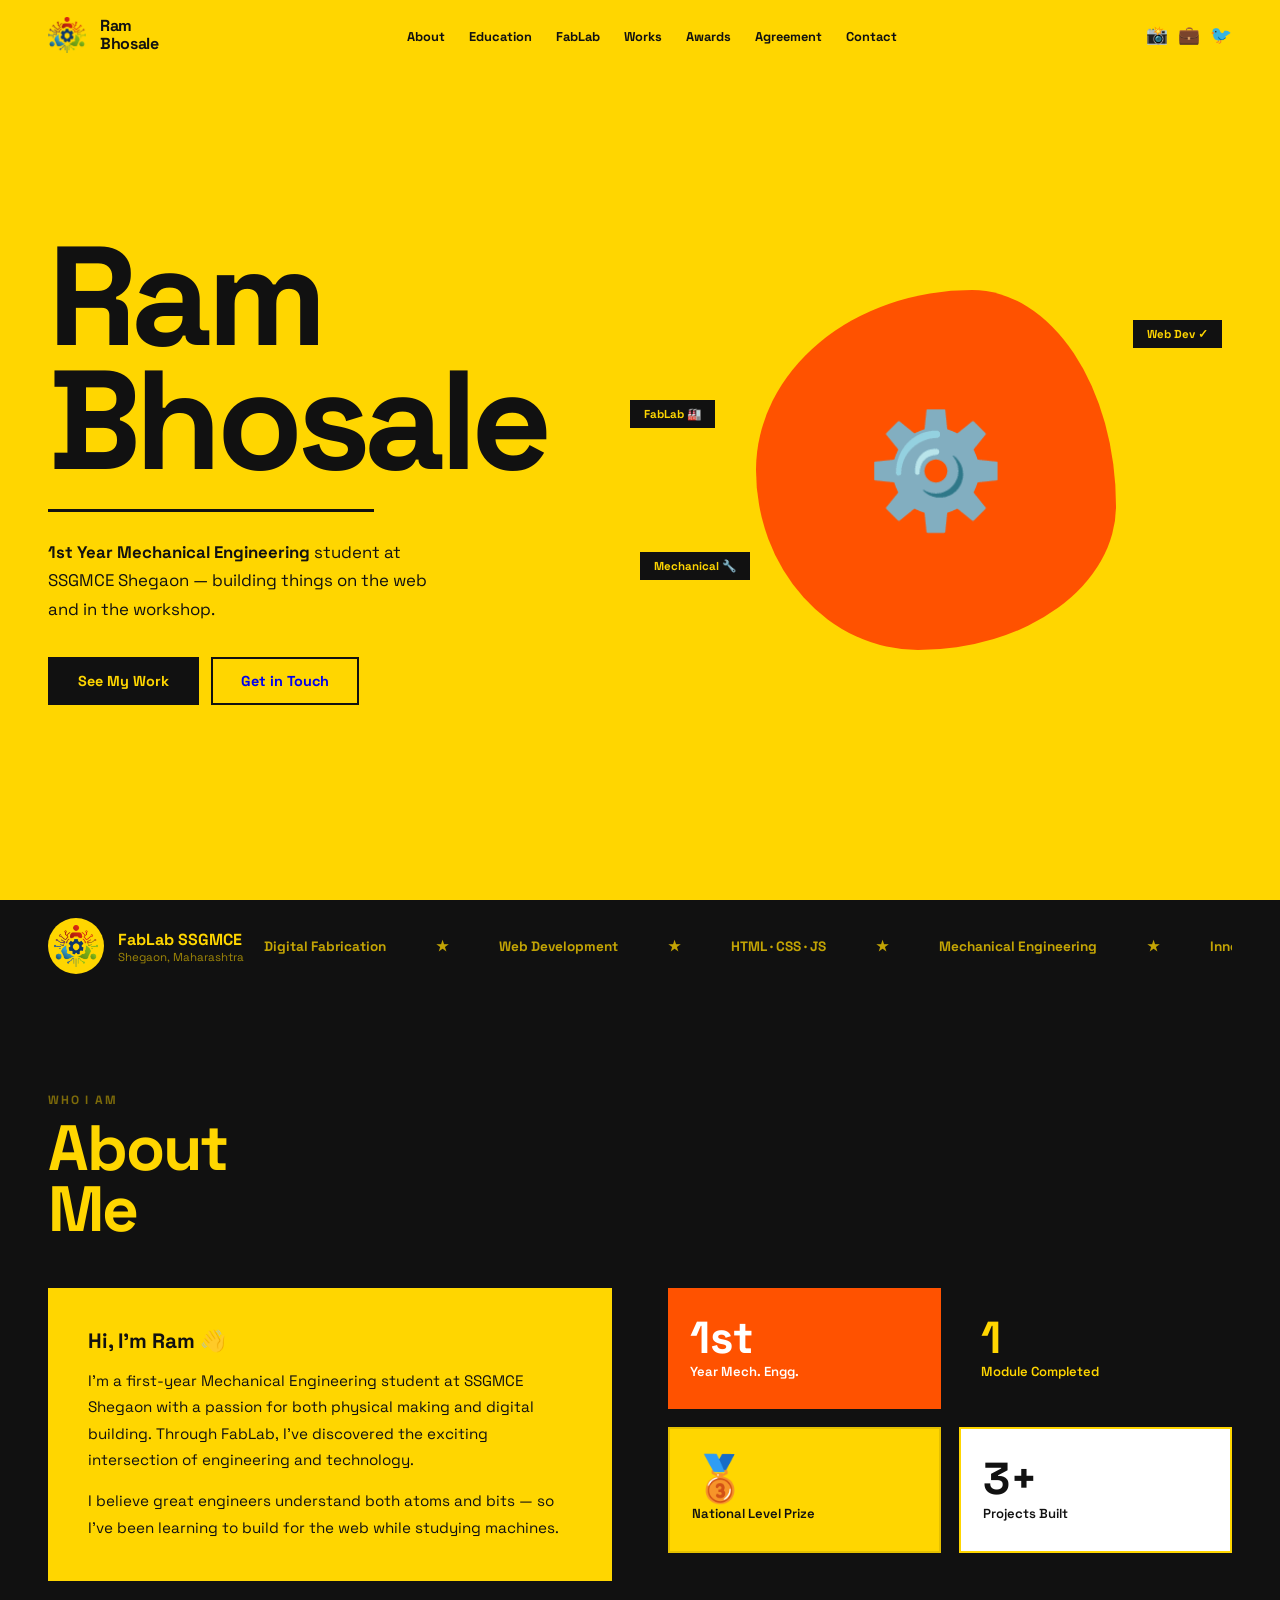
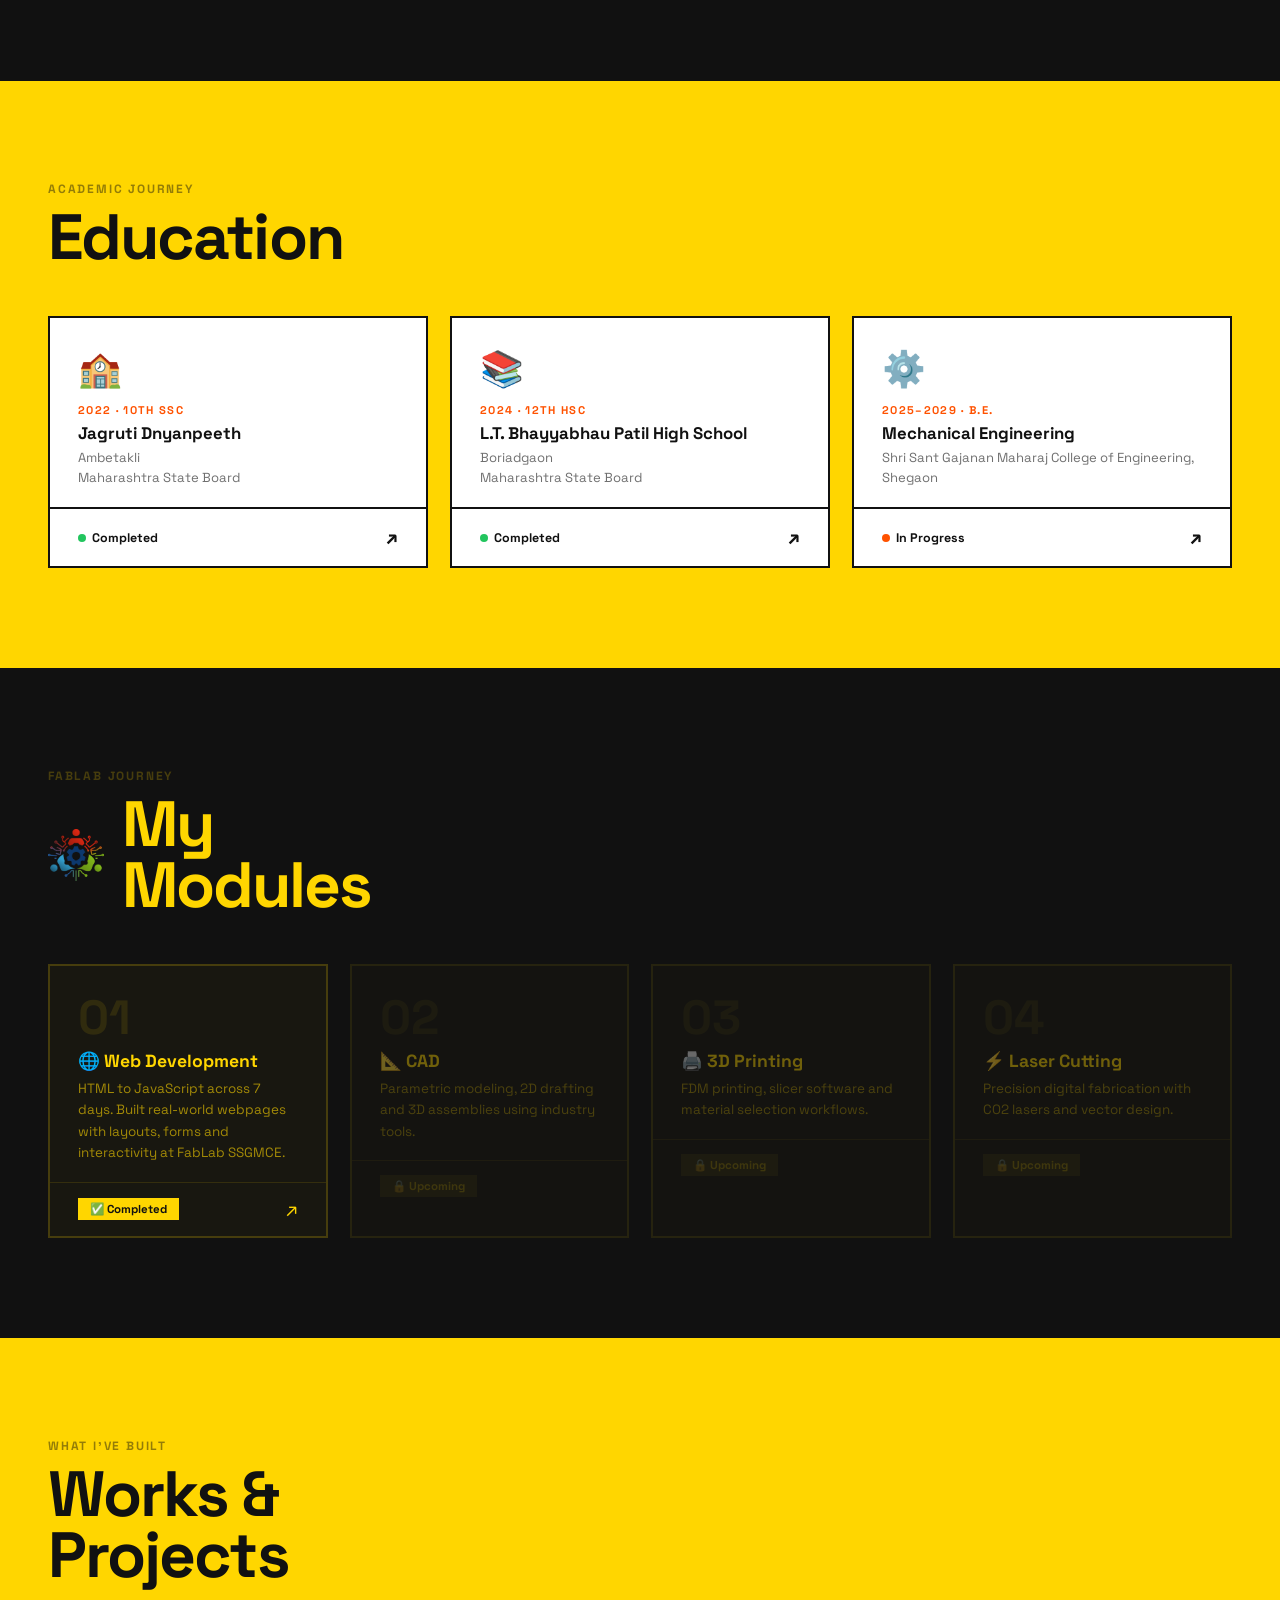
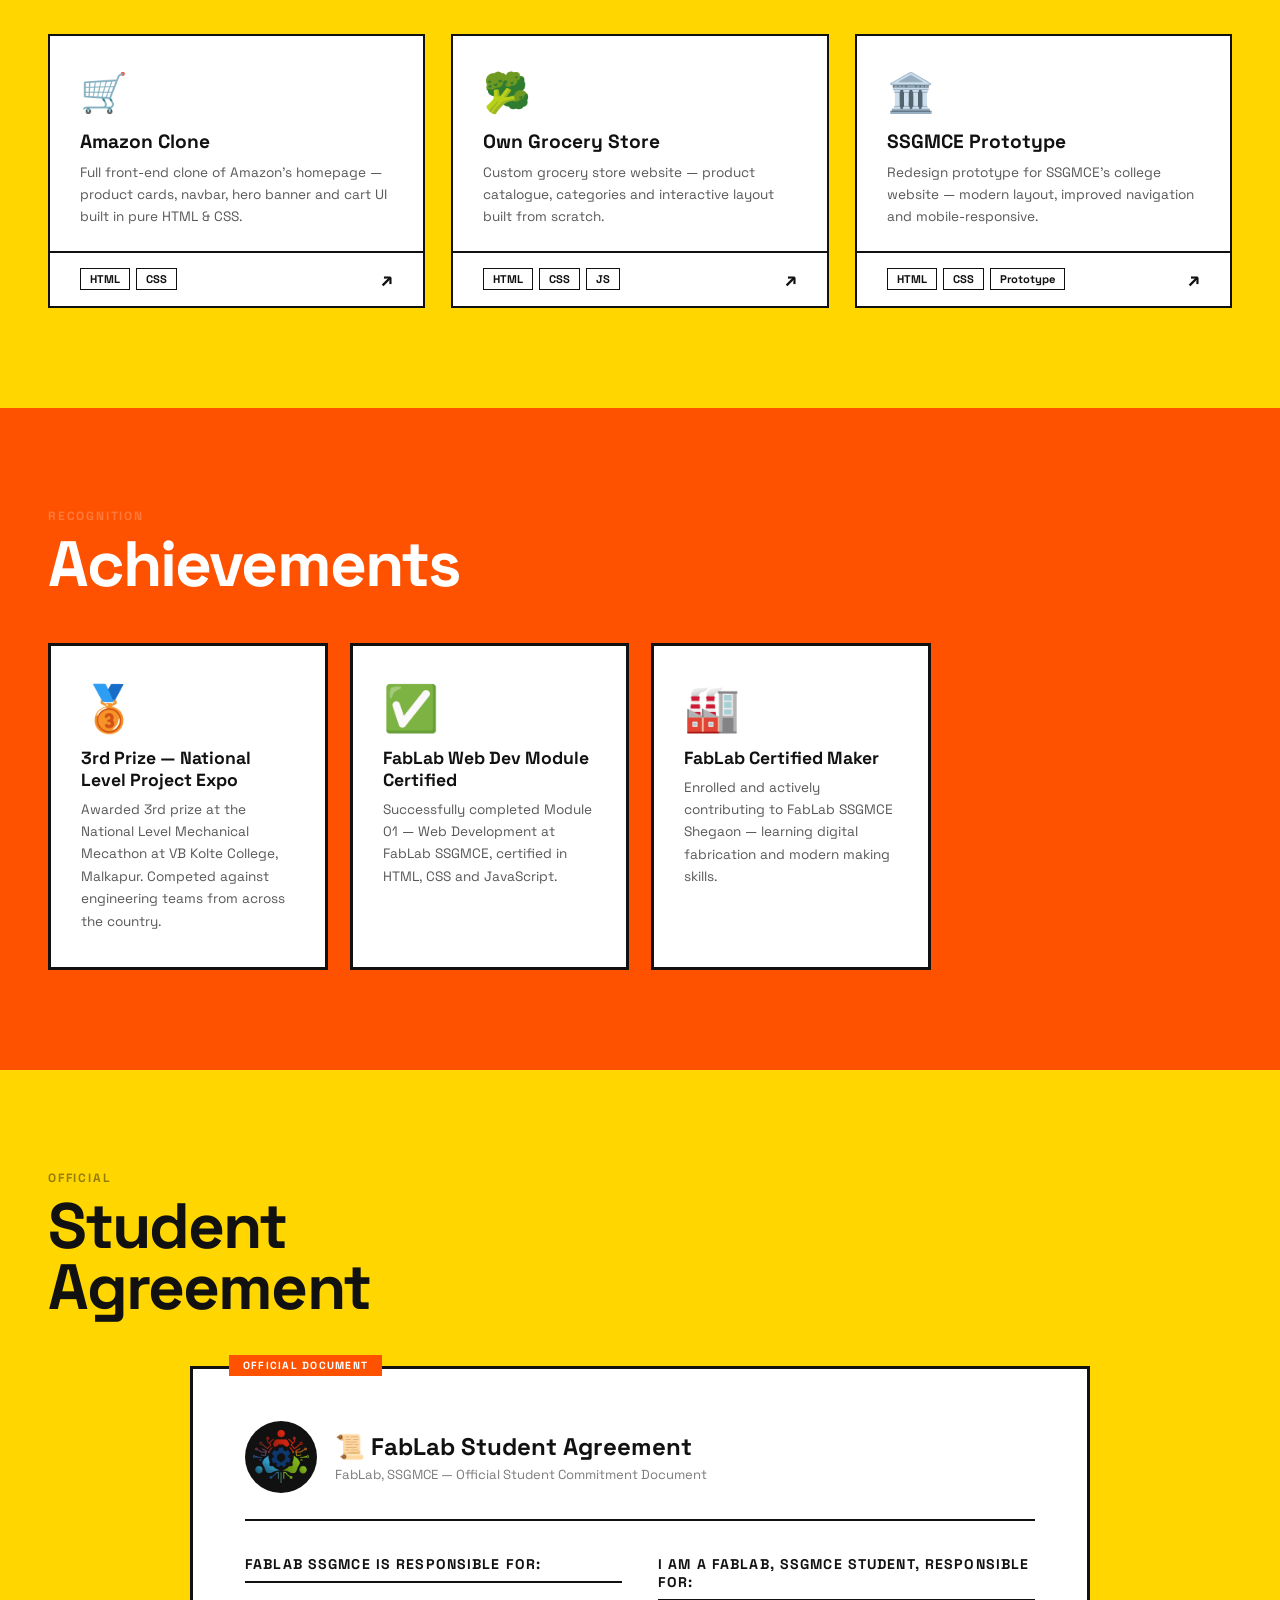
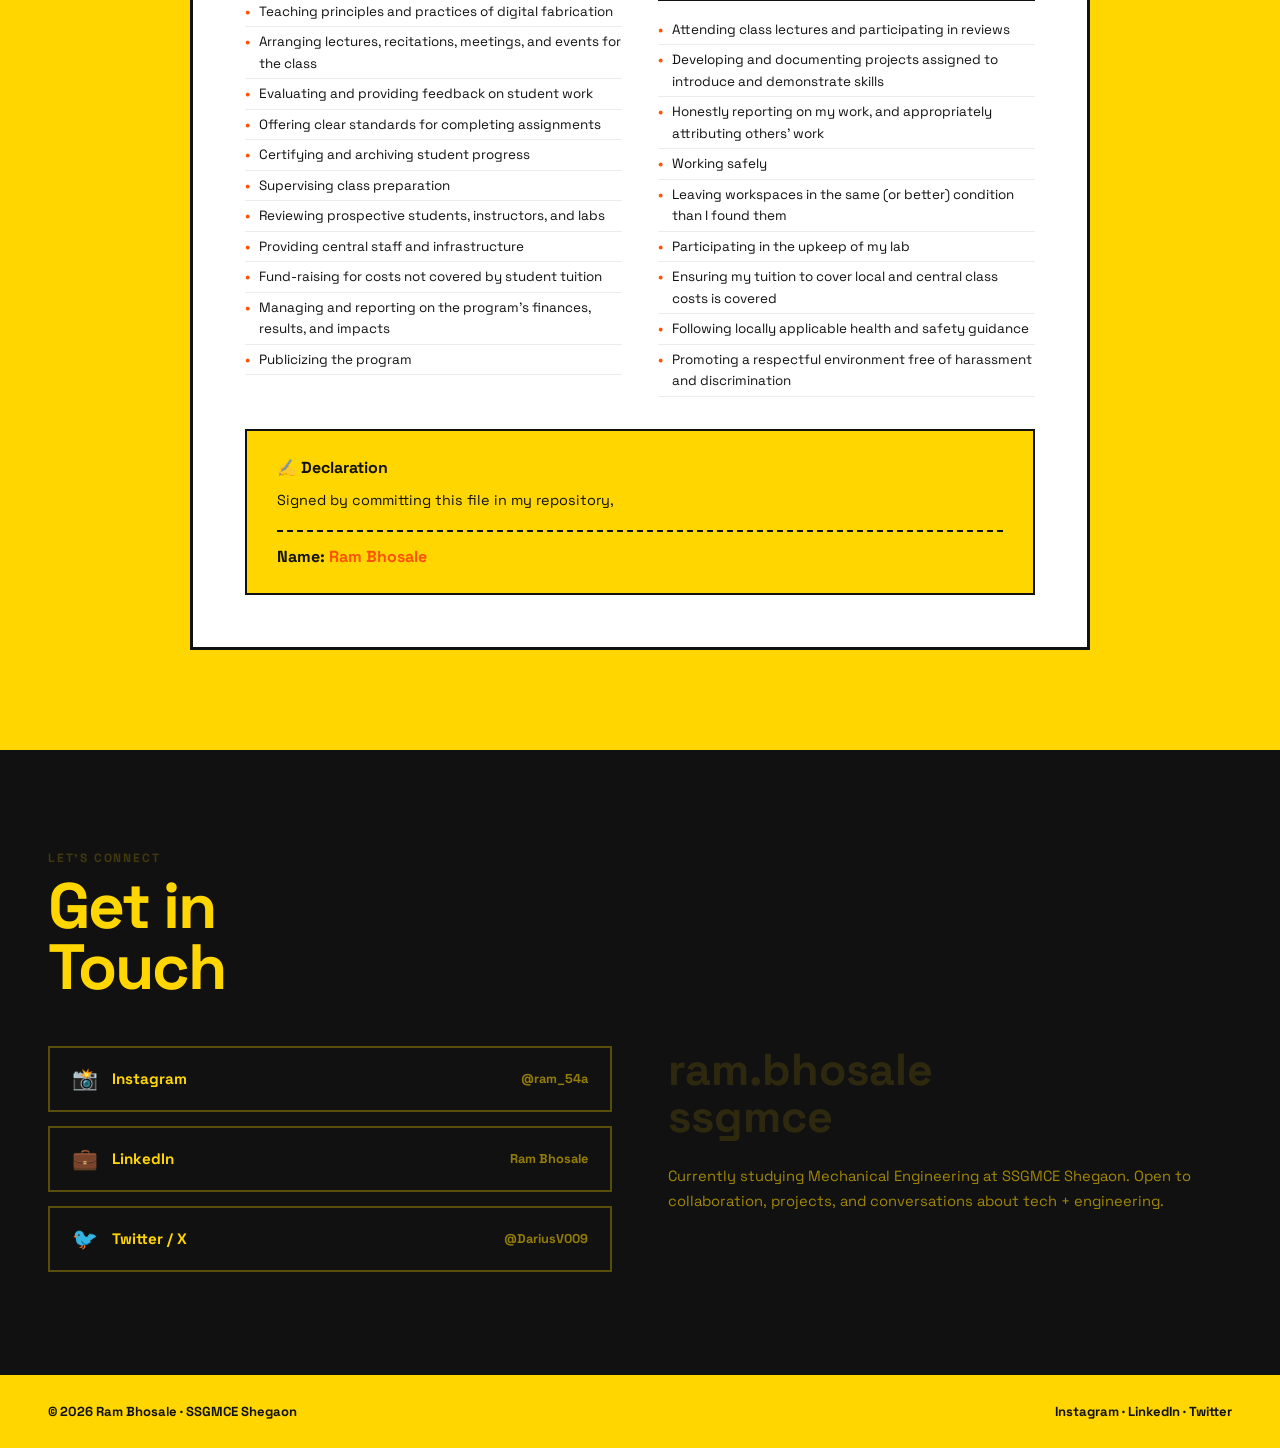
<file: portfolio.html>
<!DOCTYPE html>
<html lang="en">
<head>
<meta charset="UTF-8">
<meta name="viewport" content="width=device-width, initial-scale=1.0">
<title>Ram Bhosale — Portfolio</title>
<link href="https://fonts.googleapis.com/css2?family=Space+Grotesk:wght@400;600;700;800;900&display=swap" rel="stylesheet">
<style>
:root{--y:#FFD600;--b:#111;--o:#FF5200;--w:#fff;}
*,*::before,*::after{box-sizing:border-box;margin:0;padding:0;}
html{scroll-behavior:smooth;}
body{font-family:'Space Grotesk',sans-serif;background:var(--y);color:var(--b);overflow-x:hidden;}

/* NAV */
nav{position:fixed;top:0;left:0;right:0;z-index:300;display:flex;align-items:center;justify-content:space-between;padding:16px 48px;background:var(--y);transition:box-shadow .3s;}
nav.scrolled{box-shadow:0 4px 0 var(--b);}
.logo{font-size:1rem;font-weight:900;line-height:1.1;letter-spacing:-.02em;text-decoration:none;color:var(--b);}
nav ul{list-style:none;display:flex;gap:24px;}
nav ul li a{text-decoration:none;color:var(--b);font-size:.8rem;font-weight:700;padding-bottom:2px;border-bottom:2px solid transparent;transition:border-color .2s;}
nav ul li a:hover{border-color:var(--b);}
.nav-icons{display:flex;gap:10px;font-size:1.1rem;}
.nav-icons a{color:var(--b);text-decoration:none;transition:transform .2s;}
.nav-icons a:hover{transform:scale(1.25);}

/* HERO */
#hero{min-height:100vh;display:grid;grid-template-columns:1fr 1fr;align-items:center;padding:120px 48px 80px;overflow:hidden;}
.hero-text{z-index:2;}
.hero-name{font-size:clamp(5rem,11vw,10rem);font-weight:900;line-height:.88;letter-spacing:-.04em;animation:slideUp .8s cubic-bezier(.16,1,.3,1) both;}
.hero-line{width:55%;height:3px;background:var(--b);margin:26px 0;animation:slideUp .9s .1s cubic-bezier(.16,1,.3,1) both;}
.hero-sub{font-size:1.05rem;max-width:400px;line-height:1.68;animation:slideUp 1s .2s cubic-bezier(.16,1,.3,1) both;}
.hero-cta{margin-top:34px;display:flex;gap:12px;flex-wrap:wrap;animation:slideUp 1s .3s cubic-bezier(.16,1,.3,1) both;}
.btn{display:inline-block;padding:13px 28px;font-size:.9rem;font-weight:800;text-decoration:none;border:2.5px solid var(--b);cursor:pointer;transition:color .22s;position:relative;overflow:hidden;background:none;font-family:inherit;}
.btn::before{content:'';position:absolute;inset:0;background:var(--b);transform:translateY(101%);transition:transform .22s ease;z-index:0;}
.btn span{position:relative;z-index:1;}
.btn:hover::before{transform:translateY(0);}
.btn:hover{color:var(--y);}
.btn.filled{background:var(--b);color:var(--y);}
.btn.filled::before{background:var(--o);}
.btn.filled:hover{color:var(--w);}
.hero-art{display:flex;justify-content:center;align-items:center;position:relative;animation:floatIn 1s .4s cubic-bezier(.16,1,.3,1) both;}
.blob{width:360px;height:360px;background:var(--o);border-radius:60% 40% 55% 45%/50% 60% 40% 50%;display:flex;align-items:center;justify-content:center;animation:blobMorph 7s ease-in-out infinite;position:relative;}
.blob-inner{font-size:7rem;animation:counterRotate 7s ease-in-out infinite;}
.fbadge{position:absolute;background:var(--b);color:var(--y);font-weight:800;font-size:.72rem;padding:7px 14px;animation:float1 4s ease-in-out infinite;}
.fb1{top:30px;right:10px;animation-delay:0s;}
.fb2{bottom:70px;left:0px;animation-delay:1.5s;}
.fb3{top:110px;left:-10px;animation-delay:.8s;}

/* FABLAB BAND */
#fablab-banner{background:var(--b);color:var(--y);padding:18px 48px;display:flex;align-items:center;gap:20px;overflow:hidden;}
.fab-logo-box{display:flex;align-items:center;gap:14px;flex-shrink:0;}
.fab-logo-icon{width:56px;height:56px;background:var(--y);border-radius:50%;display:flex;align-items:center;justify-content:center;flex-shrink:0;padding:6px;}
.fab-logo-icon img{width:44px;height:44px;object-fit:contain;}
.fab-logo-text{font-weight:800;font-size:1rem;}
.fab-logo-text small{display:block;font-weight:400;font-size:.72rem;opacity:.6;}
.ticker-wrap{overflow:hidden;flex:1;}
.ticker{display:flex;gap:50px;white-space:nowrap;animation:tickerAnim 20s linear infinite;}
.ticker span{font-weight:700;font-size:.85rem;opacity:.75;}

/* SECTION BASE */
section{padding:100px 48px;}
.sl{font-size:.75rem;font-weight:700;letter-spacing:.15em;text-transform:uppercase;opacity:.45;margin-bottom:10px;}
.sh{font-size:clamp(2.5rem,5vw,4.5rem);font-weight:900;line-height:.95;letter-spacing:-.03em;margin-bottom:48px;}

/* ABOUT */
#about{background:var(--b);color:var(--y);}
#about .sl{color:var(--y);}
.about-grid{display:grid;grid-template-columns:1fr 1fr;gap:56px;align-items:start;}
.about-card{background:var(--y);color:var(--b);padding:40px;}
.about-card h3{font-size:1.3rem;font-weight:800;margin-bottom:14px;}
.about-card p{font-size:.95rem;line-height:1.75;}
.about-card p+p{margin-top:14px;}
.stats-grid{display:grid;grid-template-columns:1fr 1fr;gap:18px;}
.stat{padding:28px 22px;}
.stat .n{font-size:2.8rem;font-weight:900;line-height:1;display:block;}
.stat .l{font-size:.82rem;font-weight:600;margin-top:4px;}

/* EDUCATION */
#education{background:var(--y);}
.edu-grid{display:grid;grid-template-columns:repeat(auto-fill,minmax(280px,1fr));gap:22px;}
.edu-card{background:var(--w);border:2.5px solid var(--b);overflow:hidden;cursor:pointer;transition:transform .25s,box-shadow .25s;}
.edu-card:hover{transform:translateY(-6px);box-shadow:6px 6px 0 var(--b);}
.edu-card-top{padding:28px 28px 20px;border-bottom:2px solid var(--b);}
.edu-icon{font-size:2.2rem;margin-bottom:12px;display:block;}
.edu-year{font-size:.7rem;font-weight:800;letter-spacing:.12em;text-transform:uppercase;color:var(--o);margin-bottom:6px;}
.edu-card-top h3{font-size:1.05rem;font-weight:800;line-height:1.25;margin-bottom:4px;}
.edu-card-top p{font-size:.82rem;opacity:.6;line-height:1.5;}
.edu-card-bottom{padding:16px 28px;display:flex;align-items:center;justify-content:space-between;font-size:.78rem;font-weight:700;}
.edu-status{display:flex;align-items:center;gap:6px;}
.edu-dot{width:8px;height:8px;border-radius:50%;background:var(--o);}
.edu-dot.done{background:#22c55e;}
.edu-arrow{font-size:1.2rem;transition:transform .25s;}
.edu-card:hover .edu-arrow{transform:translate(3px,-3px);}

/* MODULES */
#modules{background:var(--b);}
#modules .sl{color:rgba(255,214,0,.5);}
#modules .sh{color:var(--y);}
.mods-grid{display:grid;grid-template-columns:repeat(auto-fill,minmax(270px,1fr));gap:22px;}
.mod-card{border:2.5px solid rgba(255,214,0,.2);overflow:hidden;cursor:pointer;transition:transform .25s,box-shadow .25s,border-color .25s;background:rgba(255,214,0,.03);}
.mod-card:hover{transform:translateY(-6px);box-shadow:6px 6px 0 var(--y);border-color:var(--y);}
.mod-card-top{padding:28px 28px 18px;}
.mc-n{font-size:3rem;font-weight:900;opacity:.1;line-height:1;color:var(--y);}
.mc-t{font-size:1.1rem;font-weight:800;margin:8px 0 6px;color:var(--y);}
.mc-d{font-size:.84rem;line-height:1.6;color:rgba(255,214,0,.6);}
.mod-card-bottom{padding:14px 28px;border-top:1px solid rgba(255,214,0,.12);display:flex;align-items:center;justify-content:space-between;}
.mc-tag{font-size:.72rem;font-weight:800;padding:4px 12px;background:var(--y);color:var(--b);}
.mc-tag.locked{background:rgba(255,214,0,.1);color:rgba(255,214,0,.4);}
.mod-arrow{color:var(--y);font-size:1.2rem;transition:transform .25s;}
.mod-card:hover .mod-arrow{transform:translate(3px,-3px);}

/* WORKS */
#works{background:var(--y);}
.works-grid{display:grid;grid-template-columns:repeat(auto-fill,minmax(300px,1fr));gap:26px;}
.work-card{background:var(--w);border:2.5px solid var(--b);overflow:hidden;cursor:pointer;transition:transform .25s,box-shadow .25s;}
.work-card:hover{transform:translateY(-6px);box-shadow:6px 6px 0 var(--b);}
.wc-top{padding:32px 30px 22px;}
.wc-e{font-size:2.4rem;margin-bottom:12px;display:block;}
.wc-t{font-size:1.2rem;font-weight:800;margin-bottom:8px;}
.wc-d{font-size:.85rem;line-height:1.65;opacity:.7;}
.wc-bottom{padding:14px 30px;border-top:2px solid var(--b);display:flex;align-items:center;justify-content:space-between;}
.wc-tags{display:flex;flex-wrap:wrap;gap:6px;}
.wc-tag{padding:3px 9px;border:1.5px solid var(--b);font-size:.7rem;font-weight:700;}
.wc-arrow{font-size:1.2rem;font-weight:900;transition:transform .25s;}
.work-card:hover .wc-arrow{transform:translate(3px,-3px);}

/* ACHIEVEMENTS */
#achievements{background:var(--o);color:var(--w);}
#achievements .sh{color:var(--w);}
#achievements .sl{color:rgba(255,255,255,.5);}
.ach-grid{display:grid;grid-template-columns:repeat(auto-fill,minmax(270px,1fr));gap:22px;}
.ach-card{background:var(--w);color:var(--b);padding:34px 30px;border:3px solid var(--b);transition:transform .25s,box-shadow .25s;}
.ach-card:hover{transform:translateY(-8px) rotate(-1deg);box-shadow:8px 8px 0 var(--b);}
.ach-medal{font-size:2.8rem;margin-bottom:10px;display:block;}
.ach-t{font-size:1.1rem;font-weight:800;margin-bottom:8px;}
.ach-d{font-size:.85rem;line-height:1.65;opacity:.7;}

/* AGREEMENT */
#student-agreement{background:var(--y);}
.agr-wrap{border:3px solid var(--b);padding:52px;background:var(--w);max-width:900px;margin:0 auto;position:relative;}
.agr-wrap::before{content:'OFFICIAL DOCUMENT';position:absolute;top:-14px;left:36px;background:var(--o);color:var(--w);font-size:.65rem;font-weight:800;letter-spacing:.12em;padding:4px 14px;}
.agr-head{display:flex;align-items:center;gap:18px;margin-bottom:34px;padding-bottom:26px;border-bottom:2.5px solid var(--b);}
.agr-icon{width:72px;height:72px;background:var(--b);border-radius:50%;display:flex;align-items:center;justify-content:center;flex-shrink:0;padding:8px;}
.agr-icon img{width:56px;height:56px;object-fit:contain;}
.agr-ht h2{font-size:1.5rem;font-weight:900;}
.agr-ht p{font-size:.82rem;opacity:.55;margin-top:4px;}
.agr-cols{display:grid;grid-template-columns:1fr 1fr;gap:36px;margin-bottom:32px;}
.agr-col h3{font-size:.88rem;font-weight:800;text-transform:uppercase;letter-spacing:.08em;margin-bottom:14px;padding-bottom:8px;border-bottom:2px solid var(--b);}
.agr-col ul{list-style:none;}
.agr-col ul li{font-size:.84rem;line-height:1.6;padding:4px 0 4px 14px;border-bottom:1px solid rgba(0,0,0,.07);position:relative;}
.agr-col ul li::before{content:'•';position:absolute;left:0;color:var(--o);font-weight:900;}
.decl{background:var(--y);padding:26px 30px;border:2px solid var(--b);margin-top:22px;}
.decl h3{font-size:1rem;font-weight:800;margin-bottom:10px;}
.decl p{font-size:.9rem;line-height:1.7;}
.decl .signed{margin-top:18px;padding-top:14px;border-top:2px dashed var(--b);font-weight:800;font-size:1rem;}
.decl .signed span{color:var(--o);}

/* CONTACT */
#contact{background:var(--b);color:var(--y);}
#contact .sh{color:var(--y);}
.contact-grid{display:grid;grid-template-columns:1fr 1fr;gap:56px;align-items:start;}
.contact-links{display:flex;flex-direction:column;gap:14px;}
.clink{display:flex;align-items:center;gap:14px;padding:18px 22px;border:2px solid rgba(255,214,0,.3);text-decoration:none;color:var(--y);font-weight:700;font-size:.95rem;transition:all .22s;position:relative;overflow:hidden;}
.clink::before{content:'';position:absolute;inset:0;background:var(--y);transform:scaleX(0);transform-origin:left;transition:transform .22s;}
.clink:hover::before{transform:scaleX(1);}
.clink:hover{color:var(--b);}
.clink>*{position:relative;z-index:1;}
.cli-icon{font-size:1.3rem;}
.cli-h{opacity:.55;font-size:.8rem;margin-left:auto;}
.contact-info .big{font-size:clamp(1.4rem,3.5vw,2.8rem);font-weight:900;line-height:1.05;opacity:.12;word-break:break-all;}
.contact-info p{margin-top:24px;opacity:.6;font-size:.92rem;line-height:1.7;}

/* FOOTER */
footer{background:var(--y);color:var(--b);padding:28px 48px;display:flex;align-items:center;justify-content:space-between;border-top:3px solid var(--b);font-size:.82rem;font-weight:700;}
footer a{color:var(--b);text-decoration:none;}
footer a:hover{text-decoration:underline;}

/* ══ OVERLAY PANEL SYSTEM ══ */
.overlay{position:fixed;inset:0;z-index:500;display:flex;align-items:stretch;justify-content:flex-end;pointer-events:none;opacity:0;transition:opacity .35s ease;}
.overlay.open{opacity:1;pointer-events:all;}
.overlay-bg{position:absolute;inset:0;background:rgba(0,0,0,.6);backdrop-filter:blur(4px);}
.panel{position:relative;z-index:1;width:min(680px,100vw);height:100vh;overflow-y:auto;background:var(--w);border-left:3px solid var(--b);transform:translateX(100%);transition:transform .42s cubic-bezier(.16,1,.3,1);display:flex;flex-direction:column;}
.overlay.open .panel{transform:translateX(0);}
.panel-header{padding:24px 32px 20px;border-bottom:2.5px solid var(--b);position:sticky;top:0;background:var(--w);z-index:2;display:flex;align-items:center;justify-content:space-between;gap:16px;}
.panel-back{display:flex;align-items:center;gap:6px;font-size:.75rem;font-weight:800;text-transform:uppercase;letter-spacing:.1em;cursor:pointer;border:none;background:none;font-family:inherit;opacity:.6;transition:opacity .2s;}
.panel-back:hover{opacity:1;}
.panel-close{width:36px;height:36px;border:2.5px solid var(--b);background:none;cursor:pointer;font-size:1rem;font-weight:900;display:flex;align-items:center;justify-content:center;flex-shrink:0;transition:background .2s,color .2s;}
.panel-close:hover{background:var(--b);color:var(--y);}
.panel-body{padding:36px 32px 72px;flex:1;}
.p-eyebrow{font-size:.7rem;font-weight:800;letter-spacing:.14em;text-transform:uppercase;color:var(--o);margin-bottom:8px;}
.p-title{font-size:clamp(2rem,5vw,3rem);font-weight:900;line-height:.93;letter-spacing:-.03em;margin-bottom:8px;}
.p-title em{font-style:italic;}
.p-sub{font-size:.88rem;opacity:.5;margin-bottom:28px;}
.p-divider{height:2.5px;background:var(--b);margin:22px 0;}

/* Education timeline in panel */
.edu-timeline .edu-entry{padding:22px 0;border-bottom:1.5px solid rgba(0,0,0,.09);display:grid;grid-template-columns:100px 1fr;gap:16px;}
.edu-timeline .edu-entry:last-child{border-bottom:none;}
.ee-year{font-size:.75rem;font-weight:800;color:var(--o);padding-top:3px;line-height:1.4;}
.ee-info h4{font-size:1rem;font-weight:800;margin-bottom:4px;}
.ee-info p{font-size:.83rem;opacity:.6;line-height:1.5;}
.ee-badge{display:inline-block;margin-top:8px;padding:3px 10px;font-size:.68rem;font-weight:800;background:var(--b);color:var(--y);}
.ee-badge.current{background:var(--o);color:var(--w);}

/* Day tabs */
.days-nav{display:flex;gap:8px;flex-wrap:wrap;margin-bottom:28px;}
.day-btn{padding:8px 14px;border:2px solid var(--b);background:none;cursor:pointer;font-size:.76rem;font-weight:800;font-family:inherit;transition:background .2s,color .2s;}
.day-btn.active{background:var(--b);color:var(--y);}
.day-btn:hover:not(.active){background:var(--y);}
.day-content{display:none;}
.day-content.active{display:block;}
.day-thumb{width:100%;aspect-ratio:16/9;background:var(--b);display:flex;align-items:center;justify-content:center;color:var(--y);font-size:.85rem;font-weight:700;margin-bottom:18px;border:2px solid var(--b);}
.day-h{font-size:1.15rem;font-weight:800;margin-bottom:6px;}
.day-p{font-size:.86rem;line-height:1.65;opacity:.65;margin-bottom:16px;}
.topics-label{font-size:.7rem;font-weight:800;text-transform:uppercase;letter-spacing:.1em;opacity:.45;margin-bottom:8px;}
.topics-list{list-style:none;margin-bottom:16px;}
.topics-list li{font-size:.86rem;line-height:1.6;padding:4px 0 4px 16px;border-bottom:1px solid rgba(0,0,0,.07);position:relative;}
.topics-list li::before{content:'→';position:absolute;left:0;color:var(--o);font-size:.72rem;}
.assign-note{padding:10px 14px;background:#fffbdc;border:1.5px solid #d4a800;font-size:.76rem;line-height:1.6;color:#7a5500;margin-bottom:10px;border-radius:0;}
.assign-link{display:flex;align-items:center;gap:10px;padding:14px 18px;background:var(--y);border:2px solid var(--b);text-decoration:none;color:var(--b);font-weight:800;font-size:.86rem;transition:background .22s,color .22s,transform .22s;margin-bottom:6px;}
.assign-link:hover{background:var(--b);color:var(--y);transform:translateX(4px);}
.assign-link .ai{font-size:1.1rem;}
.assign-link .ah{margin-left:auto;font-size:.72rem;opacity:.55;}

/* Work panel links */
.work-hero{width:100%;aspect-ratio:16/9;display:flex;align-items:center;justify-content:center;font-size:5rem;background:#f4f4f4;border:2px solid var(--b);margin-bottom:20px;}
.wp-links{display:flex;flex-direction:column;gap:10px;margin-top:20px;}
.wp-link{display:flex;align-items:center;gap:12px;padding:15px 18px;border:2px solid var(--b);text-decoration:none;color:var(--b);font-weight:800;font-size:.88rem;transition:all .22s;}
.wp-link:hover{background:var(--b);color:var(--y);transform:translateX(4px);}
.wp-link .wi{font-size:1.2rem;}
.wp-link .wd{font-size:.73rem;font-weight:500;opacity:.5;margin-left:auto;}
.wp-note{padding:10px 14px;background:var(--y);border:1.5px solid var(--b);font-size:.76rem;font-weight:700;margin-top:10px;}

/* SCROLL REVEAL */
.reveal{opacity:0;transform:translateY(48px);transition:opacity .7s ease,transform .7s cubic-bezier(.16,1,.3,1);}
.reveal.visible{opacity:1;transform:translateY(0);}

/* KEYFRAMES */
@keyframes slideUp{from{opacity:0;transform:translateY(40px);}to{opacity:1;transform:translateY(0);}}
@keyframes floatIn{from{opacity:0;transform:translateX(60px) scale(.9);}to{opacity:1;transform:translateX(0) scale(1);}}
@keyframes float1{0%,100%{transform:translateY(0) rotate(-2deg);}50%{transform:translateY(-10px) rotate(2deg);}}
@keyframes blobMorph{0%,100%{border-radius:60% 40% 55% 45%/50% 60% 40% 50%;}33%{border-radius:40% 60% 45% 55%/60% 40% 60% 40%;}66%{border-radius:55% 45% 60% 40%/45% 55% 45% 55%;}}
@keyframes counterRotate{0%,100%{transform:rotate(-8deg);}50%{transform:rotate(8deg);}}
@keyframes tickerAnim{from{transform:translateX(0);}to{transform:translateX(-50%);}}
@keyframes pulse{0%,100%{opacity:1;transform:scale(1);}50%{opacity:.5;transform:scale(1.5);}}

@media(max-width:900px){
  nav{padding:14px 20px;} nav ul{display:none;}
  #hero{grid-template-columns:1fr;padding:100px 20px 60px;} .hero-art{display:none;}
  section{padding:72px 20px;}
  .about-grid,.contact-grid,.agr-cols{grid-template-columns:1fr;}
  .agr-wrap{padding:28px 20px;}
  footer{flex-direction:column;gap:8px;text-align:center;padding:24px 20px;}
  .panel{width:100vw;border-left:none;}
  .panel-header{padding:18px 20px;}
  .panel-body{padding:24px 20px 60px;}
  #fablab-banner{padding:14px 20px;}
}
</style>
</head>
<body>

<!-- NAV -->
<nav id="nb">
  <div style="display:flex;align-items:center;gap:14px;">
    <img src="Fablab logo.png" alt="FabLab Logo" style="width:38px;height:38px;object-fit:contain;">
    <a class="logo" href="#">Ram<br>Bhosale</a>
  </div>
  <ul>
    <li><a href="#about">About</a></li>
    <li><a href="#education">Education</a></li>
    <li><a href="#modules">FabLab</a></li>
    <li><a href="#works">Works</a></li>
    <li><a href="#achievements">Awards</a></li>
    <li><a href="#student-agreement">Agreement</a></li>
    <li><a href="#contact">Contact</a></li>
  </ul>
  <div class="nav-icons">
    <a href="https://www.instagram.com/ram_54a?igsh=MWEyb2FpZ2J0MXFteQ==" target="_blank">📸</a>
    <a href="https://www.linkedin.com/in/ram-bhosale-735203384" target="_blank">💼</a>
    <a href="https://x.com/DariusV009" target="_blank">🐦</a>
  </div>
</nav>

<!-- HERO -->
<section id="hero">
  <div class="hero-text">
    <h1 class="hero-name">Ram<br>Bhosale</h1>
    <div class="hero-line"></div>
    <p class="hero-sub"><strong>1st Year Mechanical Engineering</strong> student at SSGMCE Shegaon — building things on the web and in the workshop.</p>
    <div class="hero-cta">
      <a href="#works" class="btn filled"><span>See My Work</span></a>
      <a href="#contact" class="btn"><span>Get in Touch</span></a>
    </div>
  </div>
  <div class="hero-art">
    <div class="blob"><span class="blob-inner">⚙️</span></div>
    <div class="fbadge fb1">Web Dev ✓</div>
    <div class="fbadge fb2">Mechanical 🔧</div>
    <div class="fbadge fb3">FabLab 🏭</div>
  </div>
</section>

<!-- FABLAB BANNER -->
<div id="fablab-banner">
  <div class="fab-logo-box">
    <div class="fab-logo-icon"><img src="Fablab logo.png" alt="FabLab Logo"></div>
    <div class="fab-logo-text">FabLab SSGMCE<small>Shegaon, Maharashtra</small></div>
  </div>
  <div class="ticker-wrap">
    <div class="ticker">
      <span>Digital Fabrication</span><span>★</span><span>Web Development</span><span>★</span><span>HTML · CSS · JS</span><span>★</span><span>Mechanical Engineering</span><span>★</span><span>Innovation</span><span>★</span><span>SSGMCE Shegaon</span><span>★</span>
      <span>Digital Fabrication</span><span>★</span><span>Web Development</span><span>★</span><span>HTML · CSS · JS</span><span>★</span><span>Mechanical Engineering</span><span>★</span><span>Innovation</span><span>★</span><span>SSGMCE Shegaon</span><span>★</span>
    </div>
  </div>
</div>

<!-- ABOUT -->
<section id="about">
  <p class="sl">Who I Am</p>
  <h2 class="sh">About<br>Me</h2>
  <div class="about-grid">
    <div class="about-card reveal">
      <h3>Hi, I'm Ram 👋</h3>
      <p>I'm a first-year Mechanical Engineering student at SSGMCE Shegaon with a passion for both physical making and digital building. Through FabLab, I've discovered the exciting intersection of engineering and technology.</p>
      <p>I believe great engineers understand both atoms and bits — so I've been learning to build for the web while studying machines.</p>
    </div>
    <div class="stats-grid reveal">
      <div class="stat" style="background:var(--o);color:var(--w);"><span class="n">1st</span><span class="l">Year Mech. Engg.</span></div>
      <div class="stat" style="background:var(--b);color:var(--y);"><span class="n">1</span><span class="l">Module Completed</span></div>
      <div class="stat" style="background:var(--y);color:var(--b);border:2px solid rgba(0,0,0,.1);"><span class="n">🥉</span><span class="l">National Level Prize</span></div>
      <div class="stat" style="background:var(--w);color:var(--b);border:2.5px solid var(--y);"><span class="n">3+</span><span class="l">Projects Built</span></div>
    </div>
  </div>
</section>

<!-- EDUCATION -->
<section id="education">
  <p class="sl">Academic Journey</p>
  <h2 class="sh">Education</h2>
  <div class="edu-grid">
    <div class="edu-card reveal" onclick="openPanel('p-edu')">
      <div class="edu-card-top">
        <span class="edu-icon">🏫</span>
        <div class="edu-year">2022 · 10th SSC</div>
        <h3>Jagruti Dnyanpeeth</h3>
        <p>Ambetakli<br>Maharashtra State Board</p>
      </div>
      <div class="edu-card-bottom">
        <div class="edu-status"><span class="edu-dot done"></span> Completed</div>
        <span class="edu-arrow">↗</span>
      </div>
    </div>
    <div class="edu-card reveal" onclick="openPanel('p-edu')">
      <div class="edu-card-top">
        <span class="edu-icon">📚</span>
        <div class="edu-year">2024 · 12th HSC</div>
        <h3>L.T. Bhayyabhau Patil High School</h3>
        <p>Boriadgaon<br>Maharashtra State Board</p>
      </div>
      <div class="edu-card-bottom">
        <div class="edu-status"><span class="edu-dot done"></span> Completed</div>
        <span class="edu-arrow">↗</span>
      </div>
    </div>
    <div class="edu-card reveal" onclick="openPanel('p-edu')">
      <div class="edu-card-top">
        <span class="edu-icon">⚙️</span>
        <div class="edu-year">2025–2029 · B.E.</div>
        <h3>Mechanical Engineering</h3>
        <p>Shri Sant Gajanan Maharaj College of Engineering, Shegaon</p>
      </div>
      <div class="edu-card-bottom">
        <div class="edu-status"><span class="edu-dot" style="background:var(--o);animation:pulse 1.5s infinite;"></span> In Progress</div>
        <span class="edu-arrow">↗</span>
      </div>
    </div>
  </div>
</section>

<!-- FABLAB MODULES -->
<section id="modules">
  <p class="sl">FabLab Journey</p>
  <div style="display:flex;align-items:center;gap:18px;margin-bottom:0;">
    <img src="Fablab logo.png" alt="FabLab Logo" style="width:56px;height:56px;object-fit:contain;flex-shrink:0;">
    <h2 class="sh" style="margin-bottom:0;">My<br>Modules</h2>
  </div>
  <div style="height:48px;"></div>
  <div class="mods-grid">
    <div class="mod-card reveal" onclick="openPanel('p-webdev')">
      <div class="mod-card-top">
        <div class="mc-n">01</div>
        <h3 class="mc-t">🌐 Web Development</h3>
        <p class="mc-d">HTML to JavaScript across 7 days. Built real-world webpages with layouts, forms and interactivity at FabLab SSGMCE.</p>
      </div>
      <div class="mod-card-bottom"><span class="mc-tag">✅ Completed</span><span class="mod-arrow">↗</span></div>
    </div>
    <div class="mod-card reveal" style="opacity:.4;cursor:not-allowed;">
      <div class="mod-card-top">
        <div class="mc-n">02</div>
        <h3 class="mc-t">📐 CAD</h3>
        <p class="mc-d">Parametric modeling, 2D drafting and 3D assemblies using industry tools.</p>
      </div>
      <div class="mod-card-bottom"><span class="mc-tag locked">🔒 Upcoming</span></div>
    </div>
    <div class="mod-card reveal" style="opacity:.4;cursor:not-allowed;">
      <div class="mod-card-top">
        <div class="mc-n">03</div>
        <h3 class="mc-t">🖨️ 3D Printing</h3>
        <p class="mc-d">FDM printing, slicer software and material selection workflows.</p>
      </div>
      <div class="mod-card-bottom"><span class="mc-tag locked">🔒 Upcoming</span></div>
    </div>
    <div class="mod-card reveal" style="opacity:.4;cursor:not-allowed;">
      <div class="mod-card-top">
        <div class="mc-n">04</div>
        <h3 class="mc-t">⚡ Laser Cutting</h3>
        <p class="mc-d">Precision digital fabrication with CO2 lasers and vector design.</p>
      </div>
      <div class="mod-card-bottom"><span class="mc-tag locked">🔒 Upcoming</span></div>
    </div>
  </div>
</section>

<!-- WORKS -->
<section id="works">
  <p class="sl">What I've Built</p>
  <h2 class="sh">Works &amp;<br>Projects</h2>
  <div class="works-grid">
    <div class="work-card reveal" onclick="openPanel('p-amazon')">
      <div class="wc-top">
        <span class="wc-e">🛒</span>
        <h3 class="wc-t">Amazon Clone</h3>
        <p class="wc-d">Full front-end clone of Amazon's homepage — product cards, navbar, hero banner and cart UI built in pure HTML &amp; CSS.</p>
      </div>
      <div class="wc-bottom"><div class="wc-tags"><span class="wc-tag">HTML</span><span class="wc-tag">CSS</span></div><span class="wc-arrow">↗</span></div>
    </div>
    <div class="work-card reveal" onclick="openPanel('p-grocery')">
      <div class="wc-top">
        <span class="wc-e">🥦</span>
        <h3 class="wc-t">Own Grocery Store</h3>
        <p class="wc-d">Custom grocery store website — product catalogue, categories and interactive layout built from scratch.</p>
      </div>
      <div class="wc-bottom"><div class="wc-tags"><span class="wc-tag">HTML</span><span class="wc-tag">CSS</span><span class="wc-tag">JS</span></div><span class="wc-arrow">↗</span></div>
    </div>
    <div class="work-card reveal" onclick="openPanel('p-ssgmce')">
      <div class="wc-top">
        <span class="wc-e">🏛️</span>
        <h3 class="wc-t">SSGMCE Prototype</h3>
        <p class="wc-d">Redesign prototype for SSGMCE's college website — modern layout, improved navigation and mobile-responsive.</p>
      </div>
      <div class="wc-bottom"><div class="wc-tags"><span class="wc-tag">HTML</span><span class="wc-tag">CSS</span><span class="wc-tag">Prototype</span></div><span class="wc-arrow">↗</span></div>
    </div>
  </div>
</section>

<!-- ACHIEVEMENTS -->
<section id="achievements">
  <p class="sl">Recognition</p>
  <h2 class="sh">Achievements</h2>
  <div class="ach-grid">
    <div class="ach-card reveal">
      <span class="ach-medal">🥉</span>
      <h3 class="ach-t">3rd Prize — National Level Project Expo</h3>
      <p class="ach-d">Awarded 3rd prize at the National Level Mechanical Mecathon at VB Kolte College, Malkapur. Competed against engineering teams from across the country.</p>
    </div>
    <div class="ach-card reveal">
      <span class="ach-medal">✅</span>
      <h3 class="ach-t">FabLab Web Dev Module Certified</h3>
      <p class="ach-d">Successfully completed Module 01 — Web Development at FabLab SSGMCE, certified in HTML, CSS and JavaScript.</p>
    </div>
    <div class="ach-card reveal">
      <span class="ach-medal">🏭</span>
      <h3 class="ach-t">FabLab Certified Maker</h3>
      <p class="ach-d">Enrolled and actively contributing to FabLab SSGMCE Shegaon — learning digital fabrication and modern making skills.</p>
    </div>
  </div>
</section>

<!-- AGREEMENT -->
<section id="student-agreement">
  <p class="sl">Official</p>
  <h2 class="sh">Student<br>Agreement</h2>
  <div class="agr-wrap reveal">
    <div class="agr-head">
      <div class="agr-icon"><img src="Fablab logo.png" alt="FabLab Logo"></div>
      <div class="agr-ht"><h2>📜 FabLab Student Agreement</h2><p>FabLab, SSGMCE — Official Student Commitment Document</p></div>
    </div>
    <div class="agr-cols">
      <div class="agr-col">
        <h3>FabLab SSGMCE is responsible for:</h3>
        <ul>
          <li>Teaching principles and practices of digital fabrication</li>
          <li>Arranging lectures, recitations, meetings, and events for the class</li>
          <li>Evaluating and providing feedback on student work</li>
          <li>Offering clear standards for completing assignments</li>
          <li>Certifying and archiving student progress</li>
          <li>Supervising class preparation</li>
          <li>Reviewing prospective students, instructors, and labs</li>
          <li>Providing central staff and infrastructure</li>
          <li>Fund-raising for costs not covered by student tuition</li>
          <li>Managing and reporting on the program's finances, results, and impacts</li>
          <li>Publicizing the program</li>
        </ul>
      </div>
      <div class="agr-col">
        <h3>I am a FabLab, SSGMCE student, responsible for:</h3>
        <ul>
          <li>Attending class lectures and participating in reviews</li>
          <li>Developing and documenting projects assigned to introduce and demonstrate skills</li>
          <li>Honestly reporting on my work, and appropriately attributing others' work</li>
          <li>Working safely</li>
          <li>Leaving workspaces in the same (or better) condition than I found them</li>
          <li>Participating in the upkeep of my lab</li>
          <li>Ensuring my tuition to cover local and central class costs is covered</li>
          <li>Following locally applicable health and safety guidance</li>
          <li>Promoting a respectful environment free of harassment and discrimination</li>
        </ul>
      </div>
    </div>
    <div class="decl">
      <h3>✍️ Declaration</h3>
      <p>Signed by committing this file in my repository,</p>
      <div class="signed">Name: <span>Ram Bhosale</span></div>
    </div>
  </div>
</section>

<!-- CONTACT -->
<section id="contact">
  <p class="sl" style="color:rgba(255,214,0,.45);">Let's Connect</p>
  <h2 class="sh">Get in<br>Touch</h2>
  <div class="contact-grid">
    <div class="contact-links reveal">
      <a href="https://www.instagram.com/ram_54a?igsh=MWEyb2FpZ2J0MXFteQ==" target="_blank" class="clink"><span class="cli-icon">📸</span><span>Instagram</span><span class="cli-h">@ram_54a</span></a>
      <a href="https://www.linkedin.com/in/ram-bhosale-735203384" target="_blank" class="clink"><span class="cli-icon">💼</span><span>LinkedIn</span><span class="cli-h">Ram Bhosale</span></a>
      <a href="https://x.com/DariusV009" target="_blank" class="clink"><span class="cli-icon">🐦</span><span>Twitter / X</span><span class="cli-h">@DariusV009</span></a>
    </div>
    <div class="contact-info reveal">
      <div class="big">ram.bhosale<br>ssgmce</div>
      <p>Currently studying Mechanical Engineering at SSGMCE Shegaon. Open to collaboration, projects, and conversations about tech + engineering.</p>
    </div>
  </div>
</section>

<footer>
  <div>© 2026 Ram Bhosale · SSGMCE Shegaon</div>
  <div>
    <a href="https://www.instagram.com/ram_54a?igsh=MWEyb2FpZ2J0MXFteQ==" target="_blank">Instagram</a> ·
    <a href="https://www.linkedin.com/in/ram-bhosale-735203384" target="_blank">LinkedIn</a> ·
    <a href="https://x.com/DariusV009" target="_blank">Twitter</a>
  </div>
</footer>

<!-- ══════════════════════════
     OVERLAY PANELS
══════════════════════════ -->

<!-- EDUCATION PANEL -->
<div class="overlay" id="p-edu">
  <div class="overlay-bg" onclick="closePanel('p-edu')"></div>
  <div class="panel">
    <div class="panel-header">
      <button class="panel-back" onclick="closePanel('p-edu')">← Back to Portfolio</button>
      <button class="panel-close" onclick="closePanel('p-edu')">✕</button>
    </div>
    <div class="panel-body">
      <div class="p-eyebrow">Academic Journey</div>
      <h2 class="p-title">Education &amp;<br><em>Qualifications</em></h2>
      <p class="p-sub">Full educational background — school to engineering college.</p>
      <div class="p-divider"></div>
      <div class="edu-timeline">
        <div class="edu-entry">
          <div class="ee-year">2022<br>10th · SSC</div>
          <div class="ee-info">
            <h4>Jagruti Dnyanpeeth</h4>
            <p>Ambetakli<br>Maharashtra State Board</p>
            <span class="ee-badge">✅ Completed</span>
          </div>
        </div>
        <div class="edu-entry">
          <div class="ee-year">2024<br>12th · HSC</div>
          <div class="ee-info">
            <h4>L.T. Bhayyabhau Patil High School &amp; Jr. College</h4>
            <p>Boriadgaon<br>Maharashtra State Board</p>
            <span class="ee-badge">✅ Completed</span>
          </div>
        </div>
        <div class="edu-entry">
          <div class="ee-year">2025–2029<br>B.E.</div>
          <div class="ee-info">
            <h4>Mechanical Engineering</h4>
            <p>Shri Sant Gajanan Maharaj College of Engineering, Shegaon<br>Sant Gadge Baba Amravati University</p>
            <span class="ee-badge current">🟠 In Progress · 1st Year</span>
          </div>
        </div>
      </div>
    </div>
  </div>
</div>

<!-- WEB DEV MODULE PANEL -->
<div class="overlay" id="p-webdev">
  <div class="overlay-bg" onclick="closePanel('p-webdev')"></div>
  <div class="panel">
    <div class="panel-header">
      <button class="panel-back" onclick="closePanel('p-webdev')">← Back to FabLab Modules</button>
      <button class="panel-close" onclick="closePanel('p-webdev')">✕</button>
    </div>
    <div class="panel-body">
      <div class="p-eyebrow">Module 01 · 7 Days · HTML · CSS · JS · GitHub</div>
      <h2 class="p-title">Web<br><em>Development</em></h2>
      <p class="p-sub">FabLab SSGMCE — ✅ Completed</p>
      <div class="p-divider"></div>
      <div class="days-nav">
        <button class="day-btn active" onclick="switchDay(this,'wd-d1')">Day 1</button>
        <button class="day-btn" onclick="switchDay(this,'wd-d2')">Day 2</button>
        <button class="day-btn" onclick="switchDay(this,'wd-d3')">Day 3</button>
        <button class="day-btn" onclick="switchDay(this,'wd-d4')">Day 4</button>
        <button class="day-btn" onclick="switchDay(this,'wd-d5')">Day 5</button>
        <button class="day-btn" onclick="switchDay(this,'wd-d6')">Day 6</button>
        <button class="day-btn" onclick="switchDay(this,'wd-d7')">Day 7</button>
      </div>

      <div class="day-content active" id="wd-d1">
        <div class="day-thumb">📄 Basic HTML Tags — Day 01</div>
        <h3 class="day-h">Day 01 — Basic HTML Tags</h3>
        <p class="day-p">Getting started with the web. Understanding how browsers work, HTML document structure, and writing your first webpage from scratch.</p>
        <p class="topics-label">Topics Covered</p>
        <ul class="topics-list">
          <li>What is the internet and how browsers render pages</li>
          <li>HTML document structure — DOCTYPE, head, body</li>
          <li>Basic tags: headings, paragraphs, links, lists</li>
          <li>Creating and opening your first .html file</li>
        </ul>
        <div class="assign-note">⚠️ Paste your assignment's hosted URL below. If not hosted, replace the screenshot placeholder with a clear image of your work.</div>
        <a href="#" class="assign-link" onclick="return false;"><span class="ai">🔗</span><span>Day 1 Assignment — Add Your Hosted Link</span><span class="ah">replace href="#" with your URL</span></a>
      </div>

      <div class="day-content" id="wd-d2">
        <div class="day-thumb">🖼️ Image, Anchor, Table Tags — Day 02</div>
        <h3 class="day-h">Day 02 — Image, Anchor, Video/Audio &amp; Table Tags</h3>
        <p class="day-p">Embedding rich media — images, video, audio — and structuring tabular data with HTML tables.</p>
        <p class="topics-label">Topics Covered</p>
        <ul class="topics-list">
          <li>img tag — src, alt, width, height attributes</li>
          <li>video and audio tags with controls</li>
          <li>HTML table: table, tr, th, td elements</li>
          <li>Table attributes: colspan, rowspan, border</li>
        </ul>
        <div class="assign-note">⚠️ Add your Day 2 assignment's hosted link below, or replace with a screenshot.</div>
        <a href="#" class="assign-link" onclick="return false;"><span class="ai">🔗</span><span>Day 2 Assignment — Add Your Hosted Link</span><span class="ah">replace href="#" with your URL</span></a>
      </div>

      <div class="day-content" id="wd-d3">
        <div class="day-thumb">🎨 CSS &amp; Form Tags — Day 03</div>
        <h3 class="day-h">Day 03 — CSS &amp; Form Tags</h3>
        <p class="day-p">Styling pages with CSS and collecting user input with HTML forms — selectors, box model, input types and validation.</p>
        <p class="topics-label">Topics Covered</p>
        <ul class="topics-list">
          <li>CSS selectors, properties and the box model</li>
          <li>Colors, fonts, borders, padding, margin</li>
          <li>HTML form tag — action, method attributes</li>
          <li>Input types: text, email, password, submit, radio, checkbox</li>
        </ul>
        <div class="assign-note">⚠️ Add your Day 3 assignment's hosted link below.</div>
        <a href="#" class="assign-link" onclick="return false;"><span class="ai">🔗</span><span>Day 3 Assignment — Add Your Hosted Link</span><span class="ah">replace href="#" with your URL</span></a>
      </div>

      <div class="day-content" id="wd-d4">
        <div class="day-thumb">📦 Flexbox — Day 04</div>
        <h3 class="day-h">Day 04 — Flexbox</h3>
        <p class="day-p">Master CSS Flexbox to build responsive, dynamic page layouts with precision control over alignment, spacing and ordering.</p>
        <p class="topics-label">Topics Covered</p>
        <ul class="topics-list">
          <li>display: flex — container vs items</li>
          <li>flex-direction, justify-content, align-items</li>
          <li>flex-wrap, gap, flex-grow, flex-shrink</li>
          <li>Building a responsive nav bar and card layout</li>
        </ul>
        <div class="assign-note">⚠️ Add your Day 4 assignment's hosted link below.</div>
        <a href="#" class="assign-link" onclick="return false;"><span class="ai">🔗</span><span>Day 4 Assignment — Add Your Hosted Link</span><span class="ah">replace href="#" with your URL</span></a>
      </div>

      <div class="day-content" id="wd-d5">
        <div class="day-thumb">⚡ JavaScript — Day 05</div>
        <h3 class="day-h">Day 05 — JavaScript</h3>
        <p class="day-p">Bring pages to life with JavaScript — variables, functions, DOM manipulation and event handling for interactive web experiences.</p>
        <p class="topics-label">Topics Covered</p>
        <ul class="topics-list">
          <li>Variables: var, let, const</li>
          <li>Functions, conditionals, loops</li>
          <li>DOM selection: getElementById, querySelector</li>
          <li>Events: onclick, addEventListener</li>
        </ul>
        <div class="assign-note">⚠️ Add your Day 5 assignment's hosted link below.</div>
        <a href="#" class="assign-link" onclick="return false;"><span class="ai">🔗</span><span>Day 5 Assignment — Add Your Hosted Link</span><span class="ah">replace href="#" with your URL</span></a>
      </div>

      <div class="day-content" id="wd-d6">
        <div class="day-thumb">🐙 Git &amp; GitHub — Day 06</div>
        <h3 class="day-h">Day 06 — Introduction to GitHub &amp; Git</h3>
        <p class="day-p">Version control is a superpower. Git fundamentals and GitHub for hosting, tracking and collaborating on your code.</p>
        <p class="topics-label">Topics Covered</p>
        <ul class="topics-list">
          <li>What is version control and why it matters</li>
          <li>git init, git add, git commit, git push</li>
          <li>Creating a GitHub repository</li>
          <li>Branches, pull requests, merge basics</li>
        </ul>
        <div class="assign-note">⚠️ Add your Day 6 GitHub repository link below.</div>
        <a href="#" class="assign-link" onclick="return false;"><span class="ai">🐙</span><span>Day 6 Assignment — Add Your GitHub Repo Link</span><span class="ah">replace href="#" with your GitHub URL</span></a>
      </div>

      <div class="day-content" id="wd-d7">
        <div class="day-thumb">✅ To-Do List &amp; External CSS/JS — Day 07</div>
        <h3 class="day-h">Day 07 — To-Do List &amp; External CSS/JS</h3>
        <p class="day-p">Build a fully functional to-do list app while learning to separate HTML, CSS and JS into external files for clean, maintainable code.</p>
        <p class="topics-label">Topics Covered</p>
        <ul class="topics-list">
          <li>Linking external stylesheet with link tag</li>
          <li>Linking external JS with script src tag</li>
          <li>Building a to-do list: add, complete, delete tasks</li>
          <li>localStorage for persistent data across sessions</li>
        </ul>
        <div class="assign-note">⚠️ Add your Day 7 To-Do app hosted link below.</div>
        <a href="#" class="assign-link" onclick="return false;"><span class="ai">🔗</span><span>Day 7 Assignment — Add Your Hosted Link</span><span class="ah">replace href="#" with your URL</span></a>
      </div>

    </div>
  </div>
</div>

<!-- AMAZON PANEL -->
<div class="overlay" id="p-amazon">
  <div class="overlay-bg" onclick="closePanel('p-amazon')"></div>
  <div class="panel">
    <div class="panel-header">
      <button class="panel-back" onclick="closePanel('p-amazon')">← Back to Portfolio</button>
      <button class="panel-close" onclick="closePanel('p-amazon')">✕</button>
    </div>
    <div class="panel-body">
      <div class="p-eyebrow">Project 01 · HTML · CSS</div>
      <h2 class="p-title">Amazon<br><em>Clone</em></h2>
      <p class="p-sub">Front-end recreation of Amazon India's homepage.</p>
      <div class="p-divider"></div>
      <div class="work-hero">🛒</div>
      <p style="font-size:.88rem;line-height:1.7;opacity:.65;margin-bottom:18px;">A complete front-end clone of Amazon India's homepage — including the header with search bar, product category navigation, hero banner, product cards grid, and multi-column footer. Built with pure HTML and CSS focusing on layout accuracy and responsiveness.</p>
      <p class="topics-label">What's Included</p>
      <ul class="topics-list" style="margin-bottom:20px;">
        <li>Amazon-style header — logo, search bar, cart icon</li>
        <li>Navigation bar with product categories</li>
        <li>Hero promotional banner</li>
        <li>Product card grid layout</li>
        <li>Responsive multi-column footer</li>
      </ul>
      <div class="wp-note">📌 Teacher's Note: Links below should open the working webpage. If not yet hosted, attach a clear screenshot by replacing the emoji placeholder with an &lt;img&gt; tag.</div>
      <div class="wp-links">
        <a href="#" target="_blank" class="wp-link" onclick="this.href='#'; alert('⚠️ Add your live webpage URL here — replace # in href with your hosted link (e.g. GitHub Pages URL).'); return false;">
          <span class="wi">🌐</span><span>View Live Webpage</span><span class="wd">Add your hosted URL here →</span>
        </a>
        <a href="#" target="_blank" class="wp-link" onclick="this.href='#'; alert('⚠️ Add your GitHub repository URL here.'); return false;">
          <span class="wi">💻</span><span>View Source on GitHub</span><span class="wd">Add your GitHub repo URL →</span>
        </a>
      </div>
    </div>
  </div>
</div>

<!-- GROCERY PANEL -->
<div class="overlay" id="p-grocery">
  <div class="overlay-bg" onclick="closePanel('p-grocery')"></div>
  <div class="panel">
    <div class="panel-header">
      <button class="panel-back" onclick="closePanel('p-grocery')">← Back to Portfolio</button>
      <button class="panel-close" onclick="closePanel('p-grocery')">✕</button>
    </div>
    <div class="panel-body">
      <div class="p-eyebrow">Project 02 · HTML · CSS · JavaScript</div>
      <h2 class="p-title">Own Grocery<br><em>Store</em></h2>
      <p class="p-sub">Custom grocery store webpage built from scratch.</p>
      <div class="p-divider"></div>
      <div class="work-hero">🥦</div>
      <p style="font-size:.88rem;line-height:1.7;opacity:.65;margin-bottom:18px;">A complete grocery store website designed and built independently — featuring a product catalogue across categories, interactive JavaScript-powered UI, cart interaction, and a clean modern design that works on all screen sizes.</p>
      <p class="topics-label">What's Included</p>
      <ul class="topics-list" style="margin-bottom:20px;">
        <li>Product catalogue with multiple categories</li>
        <li>Interactive product cards with JavaScript</li>
        <li>Shopping cart functionality</li>
        <li>Clean, modern visual design</li>
        <li>Mobile-responsive layout</li>
      </ul>
      <div class="wp-note">📌 Teacher's Note: Links below should open the working webpage. Replace # with your actual hosted URL.</div>
      <div class="wp-links">
        <a href="#" target="_blank" class="wp-link" onclick="this.href='#'; alert('⚠️ Add your live webpage URL here — replace # in href with your hosted link.'); return false;">
          <span class="wi">🌐</span><span>View Live Webpage</span><span class="wd">Add your hosted URL here →</span>
        </a>
        <a href="#" target="_blank" class="wp-link" onclick="this.href='#'; alert('⚠️ Add your GitHub repository URL here.'); return false;">
          <span class="wi">💻</span><span>View Source on GitHub</span><span class="wd">Add your GitHub repo URL →</span>
        </a>
      </div>
    </div>
  </div>
</div>

<!-- SSGMCE PANEL -->
<div class="overlay" id="p-ssgmce">
  <div class="overlay-bg" onclick="closePanel('p-ssgmce')"></div>
  <div class="panel">
    <div class="panel-header">
      <button class="panel-back" onclick="closePanel('p-ssgmce')">← Back to Portfolio</button>
      <button class="panel-close" onclick="closePanel('p-ssgmce')">✕</button>
    </div>
    <div class="panel-body">
      <div class="p-eyebrow">Project 03 · HTML · CSS · Prototype</div>
      <h2 class="p-title">SSGMCE<br><em>Prototype</em></h2>
      <p class="p-sub">College website redesign — modern, clean and responsive.</p>
      <div class="p-divider"></div>
      <div class="work-hero">🏛️</div>
      <p style="font-size:.88rem;line-height:1.7;opacity:.65;margin-bottom:18px;">A prototype redesign of the Shri Sant Gajanan Maharaj College of Engineering website — focused on improved UX, modern visual design, clear navigation, and mobile-first responsiveness. Shows what the official college site could look like with a modern refresh.</p>
      <p class="topics-label">What's Included</p>
      <ul class="topics-list" style="margin-bottom:20px;">
        <li>Redesigned homepage with full hero section</li>
        <li>Improved navigation bar and menu structure</li>
        <li>Departments and courses overview section</li>
        <li>News and events highlights section</li>
        <li>Mobile-responsive across all screen sizes</li>
      </ul>
      <div class="wp-note">📌 Teacher's Note: Links below should open the working webpage. Replace # with your actual hosted URL.</div>
      <div class="wp-links">
        <a href="#" target="_blank" class="wp-link" onclick="this.href='#'; alert('⚠️ Add your live webpage URL here — replace # in href with your hosted link.'); return false;">
          <span class="wi">🌐</span><span>View Live Prototype</span><span class="wd">Add your hosted URL here →</span>
        </a>
        <a href="#" target="_blank" class="wp-link" onclick="this.href='#'; alert('⚠️ Add your GitHub repository URL here.'); return false;">
          <span class="wi">💻</span><span>View Source on GitHub</span><span class="wd">Add your GitHub repo URL →</span>
        </a>
      </div>
    </div>
  </div>
</div>

<!-- SCRIPTS -->
<script>
// Navbar scroll
const nb = document.getElementById('nb');
window.addEventListener('scroll', () => nb.classList.toggle('scrolled', scrollY > 60));

// Scroll reveal
const obs = new IntersectionObserver((entries) => {
  entries.forEach((e, i) => {
    if (e.isIntersecting) {
      setTimeout(() => e.target.classList.add('visible'), i * 80);
      obs.unobserve(e.target);
    }
  });
}, { threshold: 0.08 });
document.querySelectorAll('.reveal').forEach(el => obs.observe(el));

// Open / close panels
function openPanel(id) {
  document.getElementById(id).classList.add('open');
  document.body.style.overflow = 'hidden';
}
function closePanel(id) {
  document.getElementById(id).classList.remove('open');
  document.body.style.overflow = '';
}

// Close on Escape
document.addEventListener('keydown', e => {
  if (e.key === 'Escape') {
    document.querySelectorAll('.overlay.open').forEach(o => {
      o.classList.remove('open');
      document.body.style.overflow = '';
    });
  }
});

// Day tabs
function switchDay(btn, dayId) {
  const panel = btn.closest('.panel-body');
  panel.querySelectorAll('.day-btn').forEach(b => b.classList.remove('active'));
  panel.querySelectorAll('.day-content').forEach(d => d.classList.remove('active'));
  btn.classList.add('active');
  document.getElementById(dayId).classList.add('active');
}
</script>
</body>
</html>
</file>
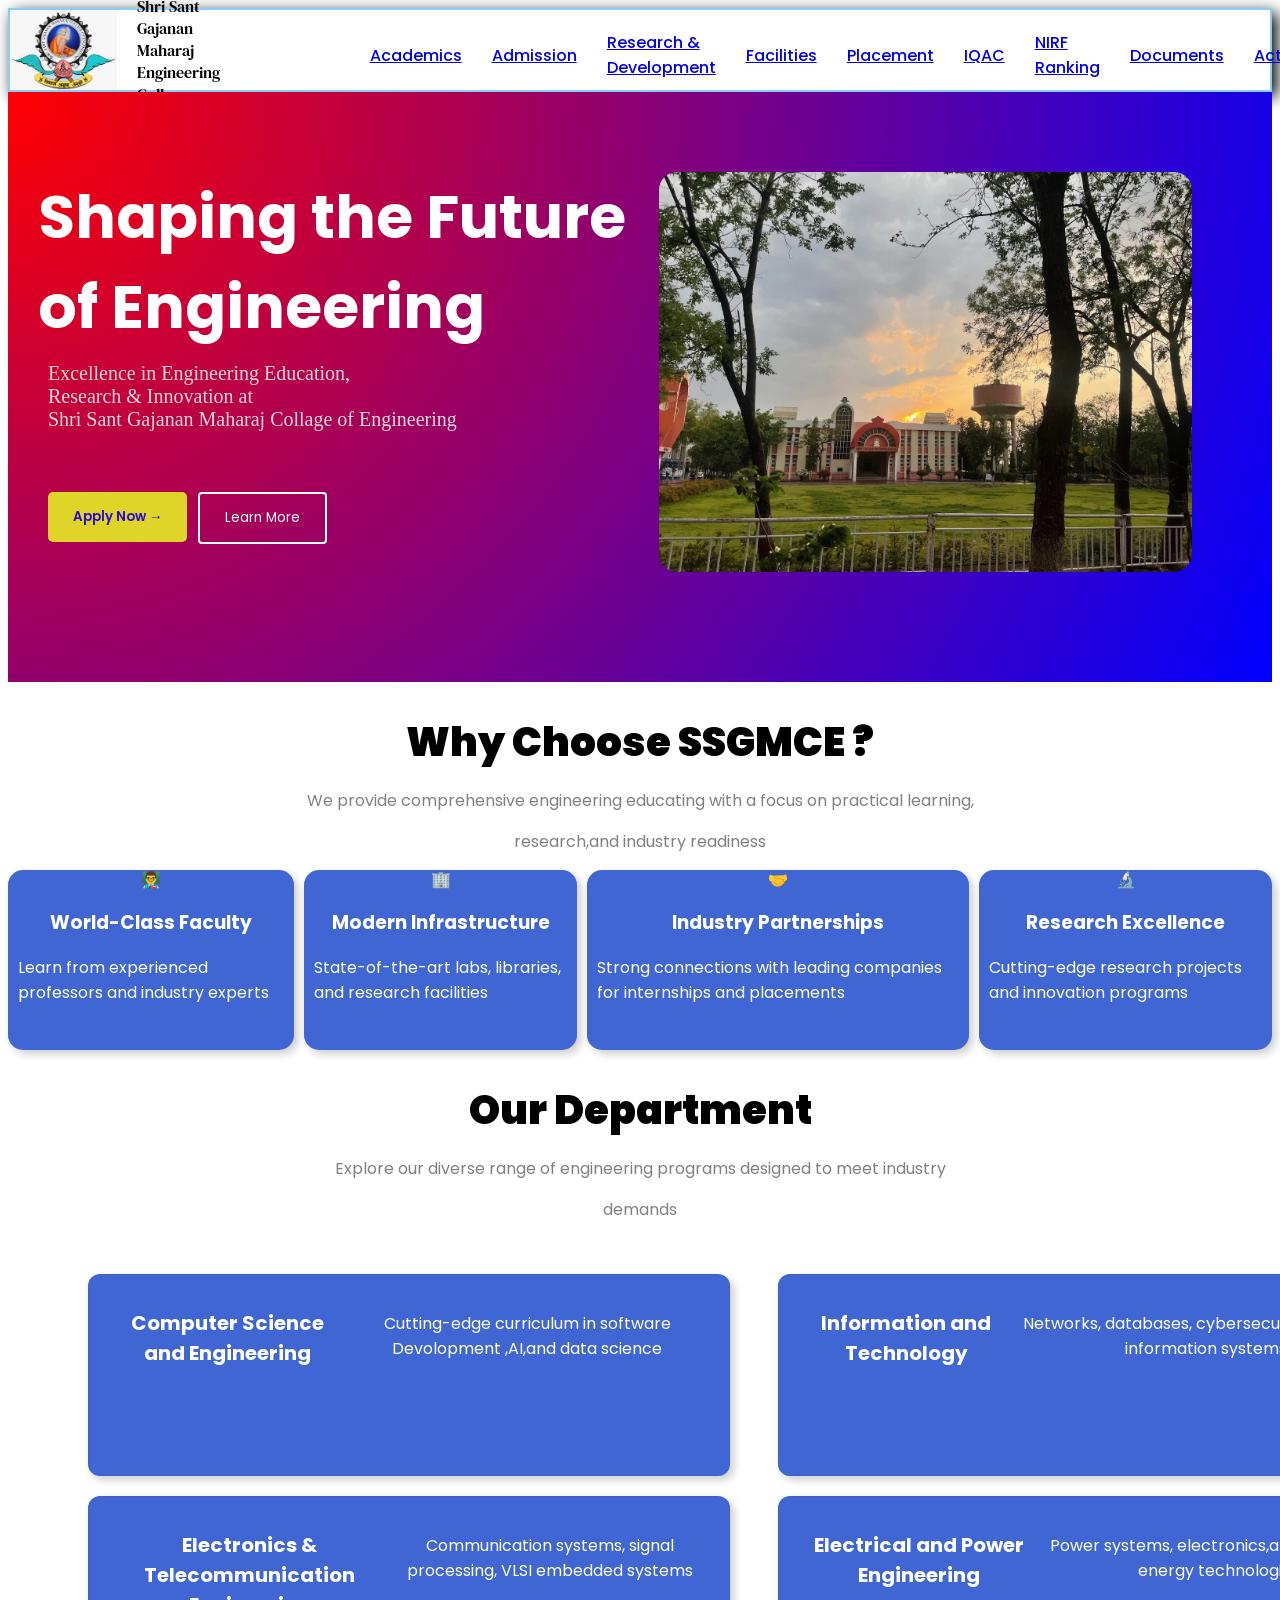
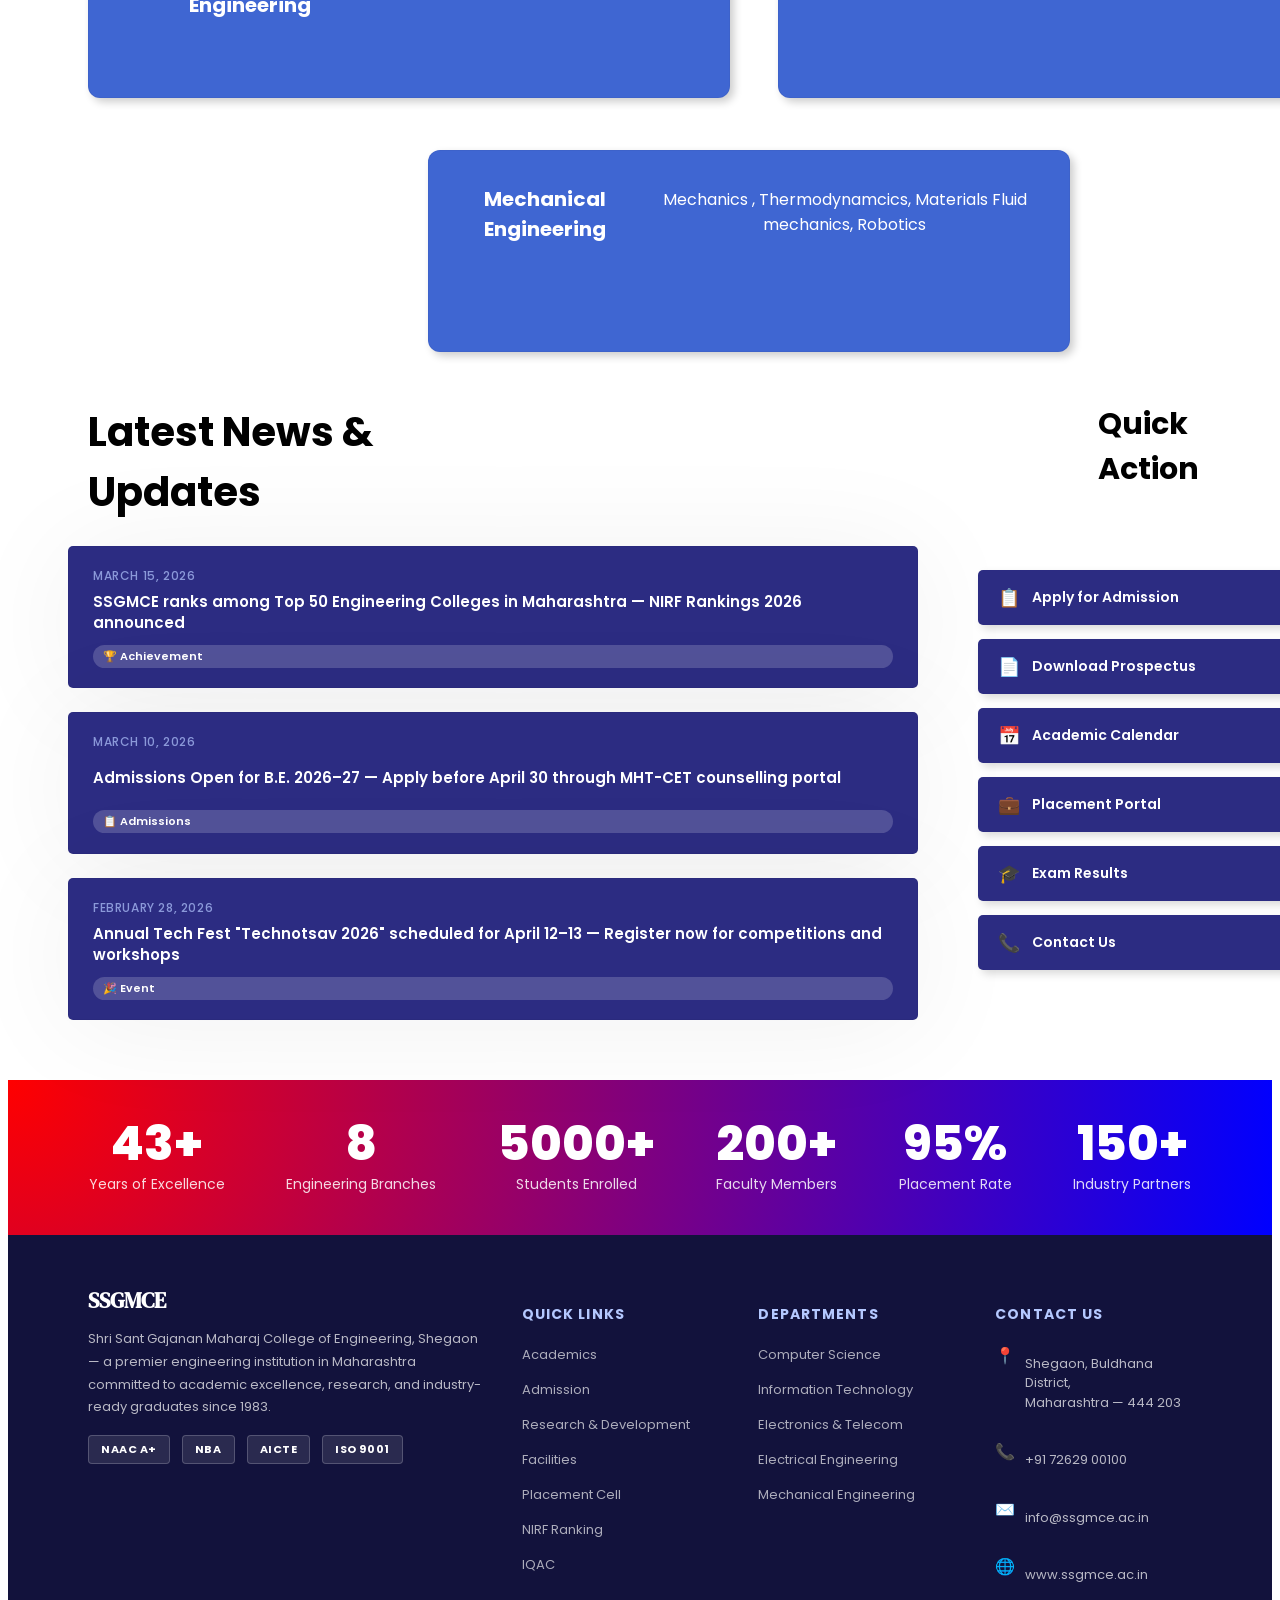
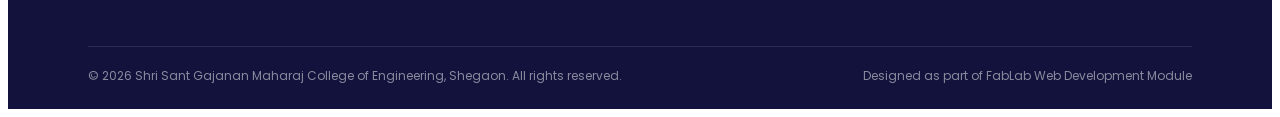
<file: Ssgmce.html>
<!DOCTYPE html>
<html lang="en">

<head>
    <meta charset="UTF-8">
    <meta name="viewport" content="width=device-width, initial-scale=1.0">
    <link rel="preconnect" href="https://fonts.googleapis.com">
    <link rel="preconnect" href="https://fonts.gstatic.com" crossorigin>
    <link href="https://fonts.googleapis.com/css2?family=DM+Serif+Text:ital@0;1&display=swap" rel="stylesheet">
    <link rel="preconnect" href="https://fonts.googleapis.com">
    <link rel="preconnect" href="https://fonts.gstatic.com" crossorigin>
    <link
        href="https://fonts.googleapis.com/css2?family=Poppins:ital,wght@0,100;0,200;0,300;0,400;0,500;0,600;0,700;0,800;0,900;1,100;1,200;1,300;1,400;1,500;1,600;1,700;1,800;1,900&display=swap"
        rel="stylesheet">
    <link rel="preconnect" href="https://fonts.googleapis.com">
    <link rel="preconnect" href="https://fonts.gstatic.com" crossorigin>
    <link rel="preconnect" href="https://fonts.googleapis.com">
    <link rel="preconnect" href="https://fonts.gstatic.com" crossorigin>
    <link
        href="https://fonts.googleapis.com/css2?family=Merriweather:ital,opsz,wght@0,18..144,300..900;1,18..144,300..900&display=swap"
        rel="stylesheet">
    <link href="https://fonts.googleapis.com/css2?family=Baumans&display=swap" rel="stylesheet">
    <link rel="stylesheet" href="Ssgmce.css">
    <title>Ssgmce.clone</title>

    <style>
        html {
            scroll-behavior: smooth;
        }

        /* ── NEWS CARDS ── */
        .card-3 {
            display: flex;
            flex-direction: column;
            justify-content: space-between;
            padding: 20px 24px;
            color: white;
        }

        .card-3-date {
            font-family: 'Poppins', sans-serif;
            font-size: 12px;
            font-weight: 500;
            opacity: 0.7;
            text-transform: uppercase;
            letter-spacing: 0.05em;
            color: rgb(180, 200, 255);
        }

        .card-3-title {
            font-family: 'Poppins', sans-serif;
            font-size: 15px;
            font-weight: 600;
            color: white;
            margin: 6px 0 4px;
            line-height: 1.4;
        }

        .card-3-tag {
            display: inline-block;
            font-family: 'Poppins', sans-serif;
            font-size: 11px;
            font-weight: 600;
            background-color: rgba(255, 255, 255, 0.18);
            color: white;
            padding: 3px 10px;
            border-radius: 20px;
            margin-top: 8px;
        }

        .card-3 {
            transition: transform 0.3s ease, box-shadow 0.3s ease;
            cursor: pointer;
        }

        .card-3:hover {
            transform: translateY(-4px);
            box-shadow: 0 12px 28px rgba(0, 0, 0, 0.25);
        }

        /* ── QUICK ACTIONS ── */
        .quick-action-grid {
            display: flex;
            flex-direction: column;
            gap: 14px;
            margin-left: 60px;
            margin-top: 24px;
            margin-bottom: 20px;
            width: 320px;
        }

        .qa-btn {
            font-family: 'Poppins', sans-serif;
            font-size: 14px;
            font-weight: 600;
            color: white;
            background-color: rgb(44, 44, 130);
            border: none;
            border-radius: 5px;
            padding: 14px 20px;
            cursor: pointer;
            text-align: left;
            display: flex;
            align-items: center;
            gap: 12px;
            box-shadow: 4px 4px 8px rgba(0, 0, 0, 0.15);
            transition: background-color 0.25s ease, transform 0.2s ease;
            text-decoration: none;
        }

        .qa-btn:hover {
            background-color: rgb(63, 102, 210);
            transform: translateX(5px);
        }

        .qa-btn:active {
            transform: scale(0.97);
        }

        .qa-icon {
            font-size: 18px;
            flex-shrink: 0;
        }

        /* ── NEWS + QA LAYOUT ── */
        .news-qa-wrapper {
            display: flex;
            align-items: flex-start;
            gap: 0;
            margin-bottom: 40px;
        }

        .news-column {
            flex: 1;
        }

        .qa-column {
            flex-shrink: 0;
            margin-top: 24px;
            margin-right: 60px;
        }

        /* ── STATS BAND ── */
        .stats-band {
            background: radial-gradient(circle at top left, red, blue);
            display: flex;
            justify-content: space-around;
            align-items: center;
            padding: 40px 60px;
            margin-top: 10px;
            flex-wrap: wrap;
            gap: 20px;
        }

        .stat-item {
            text-align: center;
            color: white;
            font-family: 'Poppins', sans-serif;
        }

        .stat-item .stat-num {
            font-size: 48px;
            font-weight: 800;
            line-height: 1;
            display: block;
        }

        .stat-item .stat-label {
            font-size: 14px;
            font-weight: 400;
            opacity: 0.85;
            margin-top: 6px;
            display: block;
        }

        /* ── FOOTER ── */
        .footer {
            background-color: rgb(18, 18, 60);
            color: white;
            font-family: 'Poppins', sans-serif;
            padding: 50px 80px 24px;
        }

        .footer-grid {
            display: grid;
            grid-template-columns: 2fr 1fr 1fr 1fr;
            gap: 40px;
            margin-bottom: 36px;
        }

        .footer-col h4 {
            font-size: 14px;
            font-weight: 700;
            text-transform: uppercase;
            letter-spacing: 0.08em;
            color: rgb(180, 200, 255);
            margin-bottom: 16px;
        }

        .footer-col p {
            font-size: 13px;
            font-weight: 400;
            line-height: 1.75;
            opacity: 0.7;
        }

        .footer-col ul {
            list-style: none;
            padding: 0;
            margin: 0;
        }

        .footer-col ul li {
            margin-bottom: 10px;
        }

        .footer-col ul li a {
            font-size: 13px;
            color: rgba(255, 255, 255, 0.65);
            text-decoration: none;
            transition: color 0.2s ease;
        }

        .footer-col ul li a:hover {
            color: white;
        }

        .footer-contact-item {
            display: flex;
            gap: 10px;
            align-items: flex-start;
            margin-bottom: 12px;
        }

        .footer-contact-item .fc-icon {
            font-size: 16px;
            flex-shrink: 0;
            margin-top: 2px;
        }

        .footer-contact-item p {
            font-size: 13px;
            opacity: 0.7;
            line-height: 1.5;
        }

        .footer-divider {
            height: 1px;
            background: rgba(255, 255, 255, 0.1);
            margin-bottom: 20px;
        }

        .footer-bottom {
            display: flex;
            justify-content: space-between;
            align-items: center;
            font-size: 12px;
            opacity: 0.5;
            flex-wrap: wrap;
            gap: 8px;
        }

        .footer-name {
            font-size: 22px;
            font-weight: 700;
            color: white;
            margin-bottom: 12px;
            font-family: "DM Serif Text", serif;
        }

        .footer-accreditation {
            display: flex;
            gap: 12px;
            margin-top: 16px;
            flex-wrap: wrap;
        }

        .accred-badge {
            background: rgba(255, 255, 255, 0.1);
            border: 1px solid rgba(255, 255, 255, 0.2);
            color: white;
            font-size: 11px;
            font-weight: 700;
            padding: 5px 12px;
            border-radius: 4px;
            letter-spacing: 0.05em;
        }
    </style>
</head>

<body>
    <header class="header">
        <img src="images/WhatsApp Image 2026-03-21 at 10.44.27 PM.jpeg">
        <span class="ssgmce">Shri Sant Gajanan Maharaj Engineering Collage</span>
        <div class="nav-container">
            <nav class="nav-keys">
                <a href="#">Academics</a>
                <a href="#">Admission</a>
                <a href="#">Research & Development</a>
                <a href="#">Facilities</a>
                <a href="#">Placement</a>
                <a href="#">IQAC</a>
                <a href="#">NIRF Ranking</a>
                <a href="#">Documents</a>
                <a href="#">Activities</a>
                <a href="#">About</a>
            </nav>
        </div>
    </header>

    <div class="hero">
        <h1 class="dis">Shaping the Future of Engineering </h1>
        <img class="clg-image" src="images/WhatsApp Image 2026-03-21 at 10.44.07 PM.jpeg">
        <h9 class="dis-2">Excellence in Engineering Education, <br> Research & Innovation at <br> Shri Sant Gajanan
            Maharaj Collage of Engineering</h9>
        <button class="btn">Apply Now &#8594</button>
        <button class="btn-2">Learn More</button>
        <div class="year"><span class="year-big">43 &#43;</span><br> Years of Excellence</div>
    </div>

    <div class="discription">
        Why Choose SSGMCE ?
    </div>

    <p class="h1">We provide comprehensive engineering educating with a focus on practical learning,<br>
    </p>
    <p class="h2">research,and industry readiness </p>

    <div class="container">
        <div class="card">
            <span class="icon">👨‍🏫</span>
            <h3 class="h3">World-Class Faculty</h3>
            <p class="pass">Learn from experienced professors and industry experts</p>
        </div>

        <div class="card">
            <span class="icon">🏢</span>
            <h3 class="h3">Modern Infrastructure</h3>
            <p class="pass">State-of-the-art labs, libraries, and research facilities</p>
        </div>

        <div class="card">
            <span class="icon">🤝</span>
            <h3 class="h3">Industry Partnerships</h3>
            <p class="pass">Strong connections with leading companies for internships and placements</p>
        </div>

        <div class="card">
            <span class="icon">🔬</span>
            <h3 class="h3">Research Excellence</h3>
            <p class="pass">Cutting-edge research projects and innovation programs</p>
        </div>
    </div>

    <div class="discription-2">
        Our Department
    </div>

    <p class="h1">Explore our diverse range of engineering programs designed to meet industry
    </p>
    <p class="h2">demands </p>

    <div class="container-2">
        <div class="card-2">
            <h1 class="branch">Computer Science and Engineering</h1>
            <p class="branch-info">Cutting-edge curriculum in software Devolopment
                ,AI,and data science
            </p>
        </div>

        <div class="card-2">
            <h1 class="branch">Information and Technology</h1>
            <p class="branch-info">Networks, databases, cybersecurity, cloud,and
                information systems</p>
        </div>

        <div class="card-2">
            <h1 class="branch">Electronics & Telecommunication Engineering</h1>
            <p class="branch-info">Communication systems, signal processing, VLSI
                embedded systems
            </p>
        </div>

        <div class="card-2">
            <h1 class="branch">Electrical and Power Engineering</h1>
            <p class="branch-info">Power systems, electronics,and renewable energy technologies</p>
        </div>
    </div>

    <div class="card-2i">
        <h1 class="branch">Mechanical Engineering</h1>
        <p class="branch-info">Mechanics , Thermodynamcics, Materials
            Fluid mechanics, Robotics
        </p>
    </div>

    <div class="discription-3">
        Latest News & Updates
        <span class="Q-A">Quick Action</span>
    </div>

    <!-- ── NEWS + QUICK ACTIONS ── -->
    <div class="news-qa-wrapper">

        <!-- News Column -->
        <div class="news-column">
            <div class="container-3">

                <div class="card-3">
                    <span class="card-3-date">March 15, 2026</span>
                    <p class="card-3-title">SSGMCE ranks among Top 50 Engineering Colleges in Maharashtra — NIRF Rankings 2026 announced</p>
                    <span class="card-3-tag">🏆 Achievement</span>
                </div>

                <div class="card-3">
                    <span class="card-3-date">March 10, 2026</span>
                    <p class="card-3-title">Admissions Open for B.E. 2026–27 — Apply before April 30 through MHT-CET counselling portal</p>
                    <span class="card-3-tag">📋 Admissions</span>
                </div>

                <div class="card-3">
                    <span class="card-3-date">February 28, 2026</span>
                    <p class="card-3-title">Annual Tech Fest "Technotsav 2026" scheduled for April 12–13 — Register now for competitions and workshops</p>
                    <span class="card-3-tag">🎉 Event</span>
                </div>

            </div>
        </div>

        <!-- Quick Actions Column -->
        <div class="qa-column">
            <div class="quick-action-grid">
                <a href="#" class="qa-btn">
                    <span class="qa-icon">📋</span> Apply for Admission
                </a>
                <a href="#" class="qa-btn">
                    <span class="qa-icon">📄</span> Download Prospectus
                </a>
                <a href="#" class="qa-btn">
                    <span class="qa-icon">📅</span> Academic Calendar
                </a>
                <a href="#" class="qa-btn">
                    <span class="qa-icon">💼</span> Placement Portal
                </a>
                <a href="#" class="qa-btn">
                    <span class="qa-icon">🎓</span> Exam Results
                </a>
                <a href="#" class="qa-btn">
                    <span class="qa-icon">📞</span> Contact Us
                </a>
            </div>
        </div>

    </div>

    <!-- ── STATS BAND ── -->
    <div class="stats-band">
        <div class="stat-item">
            <span class="stat-num">43+</span>
            <span class="stat-label">Years of Excellence</span>
        </div>
        <div class="stat-item">
            <span class="stat-num">8</span>
            <span class="stat-label">Engineering Branches</span>
        </div>
        <div class="stat-item">
            <span class="stat-num">5000+</span>
            <span class="stat-label">Students Enrolled</span>
        </div>
        <div class="stat-item">
            <span class="stat-num">200+</span>
            <span class="stat-label">Faculty Members</span>
        </div>
        <div class="stat-item">
            <span class="stat-num">95%</span>
            <span class="stat-label">Placement Rate</span>
        </div>
        <div class="stat-item">
            <span class="stat-num">150+</span>
            <span class="stat-label">Industry Partners</span>
        </div>
    </div>

    <!-- ── FOOTER ── -->
    <footer class="footer">
        <div class="footer-grid">

            <div class="footer-col">
                <div class="footer-name">SSGMCE</div>
                <p>Shri Sant Gajanan Maharaj College of Engineering, Shegaon — a premier engineering institution in Maharashtra committed to academic excellence, research, and industry-ready graduates since 1983.</p>
                <div class="footer-accreditation">
                    <span class="accred-badge">NAAC A+</span>
                    <span class="accred-badge">NBA</span>
                    <span class="accred-badge">AICTE</span>
                    <span class="accred-badge">ISO 9001</span>
                </div>
            </div>

            <div class="footer-col">
                <h4>Quick Links</h4>
                <ul>
                    <li><a href="#">Academics</a></li>
                    <li><a href="#">Admission</a></li>
                    <li><a href="#">Research & Development</a></li>
                    <li><a href="#">Facilities</a></li>
                    <li><a href="#">Placement Cell</a></li>
                    <li><a href="#">NIRF Ranking</a></li>
                    <li><a href="#">IQAC</a></li>
                </ul>
            </div>

            <div class="footer-col">
                <h4>Departments</h4>
                <ul>
                    <li><a href="#">Computer Science</a></li>
                    <li><a href="#">Information Technology</a></li>
                    <li><a href="#">Electronics & Telecom</a></li>
                    <li><a href="#">Electrical Engineering</a></li>
                    <li><a href="#">Mechanical Engineering</a></li>
                </ul>
            </div>

            <div class="footer-col">
                <h4>Contact Us</h4>
                <div class="footer-contact-item">
                    <span class="fc-icon">📍</span>
                    <p>Shegaon, Buldhana District,<br>Maharashtra — 444 203</p>
                </div>
                <div class="footer-contact-item">
                    <span class="fc-icon">📞</span>
                    <p>+91 72629 00100</p>
                </div>
                <div class="footer-contact-item">
                    <span class="fc-icon">✉️</span>
                    <p>info@ssgmce.ac.in</p>
                </div>
                <div class="footer-contact-item">
                    <span class="fc-icon">🌐</span>
                    <p>www.ssgmce.ac.in</p>
                </div>
            </div>

        </div>

        <div class="footer-divider"></div>

        <div class="footer-bottom">
            <span>© 2026 Shri Sant Gajanan Maharaj College of Engineering, Shegaon. All rights reserved.</span>
            <span>Designed as part of FabLab Web Development Module</span>
        </div>
    </footer>

</body>

</html>
</file>
<file: style.css>
:root {
    --y: #FFD600;
    --b: #111;
    --o: #FF5200;
    --w: #fff;
}

*,
*::before,
*::after {
    box-sizing: border-box;
    margin: 0;
    padding: 0;
}

html {
    scroll-behavior: smooth;
}

body {
    font-family: 'Space Grotesk', sans-serif;
    background: var(--y);
    color: var(--b);
    overflow-x: hidden;
}

nav {
    position: fixed;
    top: 0;
    left: 0;
    right: 0;
    z-index: 300;
    display: flex;
    align-items: center;
    justify-content: space-between;
    padding: 16px 48px;
    background: var(--y);
    transition: box-shadow .3s;
}

nav.scrolled {
    box-shadow: 0 4px 0 var(--b);
}

.logo {
    font-size: 1rem;
    font-weight: 900;
    line-height: 1.1;
    letter-spacing: -.02em;
    text-decoration: none;
    color: var(--b);
}

nav ul {
    list-style: none;
    display: flex;
    gap: 24px;
}

nav ul li a {
    text-decoration: none;
    color: var(--b);
    font-size: .8rem;
    font-weight: 700;
    padding-bottom: 2px;
    border-bottom: 2px solid transparent;
    transition: border-color .2s;
}

nav ul li a:hover {
    border-color: var(--b);
}

.nav-icons {
    display: flex;
    gap: 10px;
    align-items: center;
}

.nav-icons a {
    color: var(--b);
    text-decoration: none;
    transition: color .2s, transform .2s;
    display: flex;
    align-items: center;
    font-size: 1.2rem;
    line-height: 1;
}

.nav-icons a:hover {
    color: var(--o);
    transform: scale(1.2);
}

#hero {
    min-height: 100vh;
    display: grid;
    grid-template-columns: 1fr 1fr;
    align-items: center;
    padding: 120px 48px 80px;
    overflow: hidden;
}

.hero-text {
    z-index: 2;
}

.hero-name {
    font-size: clamp(5rem, 11vw, 10rem);
    font-weight: 900;
    line-height: .88;
    letter-spacing: -.04em;
    animation: slideUp .8s cubic-bezier(.16, 1, .3, 1) both;
}

.hero-line {
    width: 55%;
    height: 3px;
    background: var(--b);
    margin: 26px 0;
    animation: slideUp .9s .1s cubic-bezier(.16, 1, .3, 1) both;
}

.hero-sub {
    font-size: 1.05rem;
    max-width: 400px;
    line-height: 1.68;
    animation: slideUp 1s .2s cubic-bezier(.16, 1, .3, 1) both;
}

.hero-cta {
    margin-top: 34px;
    display: flex;
    gap: 12px;
    flex-wrap: wrap;
    animation: slideUp 1s .3s cubic-bezier(.16, 1, .3, 1) both;
}

.btn {
    display: inline-block;
    padding: 13px 28px;
    font-size: .9rem;
    font-weight: 800;
    text-decoration: none;
    border: 2.5px solid var(--b);
    cursor: pointer;
    transition: color .22s;
    position: relative;
    overflow: hidden;
    background: none;
    font-family: inherit;
}

.btn::before {
    content: '';
    position: absolute;
    inset: 0;
    background: var(--b);
    transform: translateY(101%);
    transition: transform .22s ease;
    z-index: 0;
}

.btn span {
    position: relative;
    z-index: 1;
}

.btn:hover::before {
    transform: translateY(0);
}

.btn:hover {
    color: var(--y);
}

.btn.filled {
    background: var(--b);
    color: var(--y);
}

.btn.filled::before {
    background: var(--o);
}

.btn.filled:hover {
    color: var(--w);
}

.hero-art {
    display: flex;
    justify-content: center;
    align-items: center;
    position: relative;
    animation: floatIn 1s .4s cubic-bezier(.16, 1, .3, 1) both;
}

.blob {
    width: 360px;
    height: 360px;
    background: var(--o);
    will-change: border-radius;
    contain: layout style;
    border-radius: 60% 40% 55% 45%/50% 60% 40% 50%;
    display: flex;
    align-items: center;
    justify-content: center;
    animation: blobMorph 7s ease-in-out infinite;
    position: relative;
}

.blob-inner {
    font-size: 7rem;
    animation: counterRotate 7s ease-in-out infinite;
}

.fbadge {
    position: absolute;
    background: var(--b);
    color: var(--y);
    font-weight: 800;
    font-size: .72rem;
    padding: 7px 14px;
    animation: float1 4s ease-in-out infinite;
    will-change: transform;
}

.fb1 {
    top: 30px;
    right: 10px;
    animation-delay: 0s;
}

.fb2 {
    bottom: 70px;
    left: 0px;
    animation-delay: 1.5s;
}

.fb3 {
    top: 110px;
    left: -10px;
    animation-delay: .8s;
}

#fablab-banner {
    background: var(--b);
    color: var(--y);
    padding: 18px 48px;
    display: flex;
    align-items: center;
    gap: 20px;
    overflow: hidden;
}

.fab-logo-box {
    display: flex;
    align-items: center;
    gap: 14px;
    flex-shrink: 0;
}

.fab-logo-icon {
    width: 56px;
    height: 56px;
    background: var(--y);
    border-radius: 50%;
    display: flex;
    align-items: center;
    justify-content: center;
    flex-shrink: 0;
    padding: 6px;
}

.fab-logo-icon img {
    width: 44px;
    height: 44px;
    object-fit: contain;
}

.fab-logo-text {
    font-weight: 800;
    font-size: 1rem;
}

.fab-logo-text small {
    display: block;
    font-weight: 400;
    font-size: .72rem;
    opacity: .6;
}

.ticker-wrap {
    overflow: hidden;
    flex: 1;
}

.ticker {
    display: flex;
    gap: 50px;
    white-space: nowrap;
    animation: tickerAnim 20s linear infinite;
}

.ticker span {
    font-weight: 700;
    font-size: .85rem;
    opacity: .75;
}

section {
    padding: 100px 48px;
}

.sl {
    font-size: .75rem;
    font-weight: 700;
    letter-spacing: .15em;
    text-transform: uppercase;
    opacity: .45;
    margin-bottom: 10px;
}

.sh {
    font-size: clamp(2.5rem, 5vw, 4.5rem);
    font-weight: 900;
    line-height: .95;
    letter-spacing: -.03em;
    margin-bottom: 48px;
}

#about {
    background: var(--b);
    color: var(--y);
}

#about .sl {
    color: var(--y);
}

.about-grid {
    display: grid;
    grid-template-columns: 1fr 1fr;
    gap: 56px;
    align-items: start;
}

.about-card {
    background: var(--y);
    color: var(--b);
    padding: 40px;
}

.about-card h3 {
    font-size: 1.3rem;
    font-weight: 800;
    margin-bottom: 14px;
}

.about-card p {
    font-size: .95rem;
    line-height: 1.75;
}

.about-card p+p {
    margin-top: 14px;
}

.stats-grid {
    display: grid;
    grid-template-columns: 1fr 1fr;
    gap: 18px;
}

.stat {
    padding: 28px 22px;
}

.stat .n {
    font-size: 2.8rem;
    font-weight: 900;
    line-height: 1;
    display: block;
}

.stat .l {
    font-size: .82rem;
    font-weight: 600;
    margin-top: 4px;
}

#education {
    background: var(--y);
}

.edu-grid {
    display: grid;
    grid-template-columns: repeat(auto-fill, minmax(280px, 1fr));
    gap: 22px;
}

.edu-card {
    background: var(--w);
    border: 2.5px solid var(--b);
    overflow: hidden;
    cursor: pointer;
    transition: transform .25s, box-shadow .25s;
}

.edu-card:hover {
    transform: translateY(-6px);
    box-shadow: 6px 6px 0 var(--b);
}

.edu-card-top {
    padding: 28px 28px 20px;
    border-bottom: 2px solid var(--b);
}

.edu-icon {
    font-size: 2.2rem;
    margin-bottom: 12px;
    display: block;
}

.edu-year {
    font-size: .7rem;
    font-weight: 800;
    letter-spacing: .12em;
    text-transform: uppercase;
    color: var(--o);
    margin-bottom: 6px;
}

.edu-card-top h3 {
    font-size: 1.05rem;
    font-weight: 800;
    line-height: 1.25;
    margin-bottom: 4px;
}

.edu-card-top p {
    font-size: .82rem;
    opacity: .6;
    line-height: 1.5;
}

.edu-card-bottom {
    padding: 16px 28px;
    display: flex;
    align-items: center;
    justify-content: space-between;
    font-size: .78rem;
    font-weight: 700;
}

.edu-status {
    display: flex;
    align-items: center;
    gap: 6px;
}

.edu-dot {
    width: 8px;
    height: 8px;
    border-radius: 50%;
    background: var(--o);
}

.edu-dot.done {
    background: #22c55e;
}

.edu-arrow {
    font-size: 1.2rem;
    transition: transform .25s;
}

.edu-card:hover .edu-arrow {
    transform: translate(3px, -3px);
}

#modules {
    background: var(--b);
}

#modules .sl {
    color: rgba(255, 214, 0, .5);
}

#modules .sh {
    color: var(--y);
}

.mods-grid {
    display: grid;
    grid-template-columns: repeat(auto-fill, minmax(270px, 1fr));
    gap: 22px;
}

.mod-card {
    border: 2.5px solid rgba(255, 214, 0, .2);
    overflow: hidden;
    cursor: pointer;
    transition: transform .25s, box-shadow .25s, border-color .25s;
    background: rgba(255, 214, 0, .03);
}

.mod-card:hover {
    transform: translateY(-6px);
    box-shadow: 6px 6px 0 var(--y);
    border-color: var(--y);
}

.mod-card-top {
    padding: 28px 28px 18px;
}

.mc-n {
    font-size: 3rem;
    font-weight: 900;
    opacity: .1;
    line-height: 1;
    color: var(--y);
}

.mc-t {
    font-size: 1.1rem;
    font-weight: 800;
    margin: 8px 0 6px;
    color: var(--y);
}

.mc-d {
    font-size: .84rem;
    line-height: 1.6;
    color: rgba(255, 214, 0, .6);
}

.mod-card-bottom {
    padding: 14px 28px;
    border-top: 1px solid rgba(255, 214, 0, .12);
    display: flex;
    align-items: center;
    justify-content: space-between;
}

.mc-tag {
    font-size: .72rem;
    font-weight: 800;
    padding: 4px 12px;
    background: var(--y);
    color: var(--b);
}

.mc-tag.locked {
    background: rgba(255, 214, 0, .1);
    color: rgba(255, 214, 0, .4);
}

.mod-arrow {
    color: var(--y);
    font-size: 1.2rem;
    transition: transform .25s;
}

.mod-card:hover .mod-arrow {
    transform: translate(3px, -3px);
}

#works {
    background: var(--y);
}

.works-grid {
    display: grid;
    grid-template-columns: repeat(auto-fill, minmax(300px, 1fr));
    gap: 26px;
}

.work-card {
    background: var(--w);
    border: 2.5px solid var(--b);
    overflow: hidden;
    cursor: pointer;
    transition: transform .25s, box-shadow .25s;
}

.work-card:hover {
    transform: translateY(-6px);
    box-shadow: 6px 6px 0 var(--b);
}

.wc-top {
    padding: 32px 30px 22px;
}

.wc-e {
    font-size: 2.4rem;
    margin-bottom: 12px;
    display: block;
}

.wc-t {
    font-size: 1.2rem;
    font-weight: 800;
    margin-bottom: 8px;
}

.wc-d {
    font-size: .85rem;
    line-height: 1.65;
    opacity: .7;
}

.wc-bottom {
    padding: 14px 30px;
    border-top: 2px solid var(--b);
    display: flex;
    align-items: center;
    justify-content: space-between;
}

.wc-tags {
    display: flex;
    flex-wrap: wrap;
    gap: 6px;
}

.wc-tag {
    padding: 3px 9px;
    border: 1.5px solid var(--b);
    font-size: .7rem;
    font-weight: 700;
}

.wc-arrow {
    font-size: 1.2rem;
    font-weight: 900;
    transition: transform .25s;
}

.work-card:hover .wc-arrow {
    transform: translate(3px, -3px);
}

#achievements {
    background: var(--o);
    color: var(--w);
}

#achievements .sh {
    color: var(--w);
}

#achievements .sl {
    color: rgba(255, 255, 255, .5);
}

.ach-grid {
    display: grid;
    grid-template-columns: repeat(auto-fill, minmax(270px, 1fr));
    gap: 22px;
}

.ach-card {
    background: var(--w);
    color: var(--b);
    padding: 34px 30px;
    border: 3px solid var(--b);
    transition: transform .25s, box-shadow .25s;
}

.ach-card:hover {
    transform: translateY(-8px) rotate(-1deg);
    box-shadow: 8px 8px 0 var(--b);
}

.ach-medal {
    font-size: 2.8rem;
    margin-bottom: 10px;
    display: block;
}

.ach-t {
    font-size: 1.1rem;
    font-weight: 800;
    margin-bottom: 8px;
}

.ach-d {
    font-size: .85rem;
    line-height: 1.65;
    opacity: .7;
}

.ach-link {
    display: inline-block;
    margin-top: 14px;
    font-size: .8rem;
    font-weight: 800;
    color: var(--o);
}

#student-agreement {
    background: var(--y);
}

.agr-wrap {
    border: 3px solid var(--b);
    padding: 52px;
    background: var(--w);
    max-width: 900px;
    margin: 0 auto;
    position: relative;
}

.agr-wrap::before {
    content: 'OFFICIAL DOCUMENT';
    position: absolute;
    top: -14px;
    left: 36px;
    background: var(--o);
    color: var(--w);
    font-size: .65rem;
    font-weight: 800;
    letter-spacing: .12em;
    padding: 4px 14px;
}

.agr-head {
    display: flex;
    align-items: center;
    gap: 18px;
    margin-bottom: 34px;
    padding-bottom: 26px;
    border-bottom: 2.5px solid var(--b);
}

.agr-icon {
    width: 72px;
    height: 72px;
    background: var(--b);
    border-radius: 50%;
    display: flex;
    align-items: center;
    justify-content: center;
    flex-shrink: 0;
    padding: 8px;
}

.agr-icon img {
    width: 56px;
    height: 56px;
    object-fit: contain;
}

.agr-ht h2 {
    font-size: 1.5rem;
    font-weight: 900;
}

.agr-ht p {
    font-size: .82rem;
    opacity: .55;
    margin-top: 4px;
}

.agr-cols {
    display: grid;
    grid-template-columns: 1fr 1fr;
    gap: 36px;
    margin-bottom: 32px;
}

.agr-col h3 {
    font-size: .88rem;
    font-weight: 800;
    text-transform: uppercase;
    letter-spacing: .08em;
    margin-bottom: 14px;
    padding-bottom: 8px;
    border-bottom: 2px solid var(--b);
}

.agr-col ul {
    list-style: none;
}

.agr-col ul li {
    font-size: .84rem;
    line-height: 1.6;
    padding: 4px 0 4px 14px;
    border-bottom: 1px solid rgba(0, 0, 0, .07);
    position: relative;
}

.agr-col ul li::before {
    content: '•';
    position: absolute;
    left: 0;
    color: var(--o);
    font-weight: 900;
}

.decl {
    background: var(--y);
    padding: 26px 30px;
    border: 2px solid var(--b);
    margin-top: 22px;
}

.decl h3 {
    font-size: 1rem;
    font-weight: 800;
    margin-bottom: 10px;
}

.decl p {
    font-size: .9rem;
    line-height: 1.7;
}

.decl .signed {
    margin-top: 18px;
    padding-top: 14px;
    border-top: 2px dashed var(--b);
    font-weight: 800;
    font-size: 1rem;
}

.decl .signed span {
    color: var(--o);
}

#contact {
    background: var(--b);
    color: var(--y);
}

#contact .sh {
    color: var(--y);
}

.contact-grid {
    display: grid;
    grid-template-columns: 1fr 1fr;
    gap: 56px;
    align-items: start;
}

.contact-links {
    display: flex;
    flex-direction: column;
    gap: 14px;
}

.clink {
    display: flex;
    align-items: center;
    gap: 14px;
    padding: 18px 22px;
    border: 2px solid rgba(255, 214, 0, .3);
    text-decoration: none;
    color: var(--y);
    font-weight: 700;
    font-size: .95rem;
    transition: all .22s;
    position: relative;
    overflow: hidden;
}

.clink::before {
    content: '';
    position: absolute;
    inset: 0;
    background: var(--y);
    transform: scaleX(0);
    transform-origin: left;
    transition: transform .22s;
}

.clink:hover::before {
    transform: scaleX(1);
}

.clink:hover {
    color: var(--b);
}

.clink>* {
    position: relative;
    z-index: 1;
}

.cli-icon {
    display: flex;
    align-items: center;
    justify-content: center;
    font-size: 1.2rem;
    flex-shrink: 0;
}

.cli-h {
    opacity: .55;
    font-size: .8rem;
    margin-left: auto;
}

.contact-info .big {
    font-size: clamp(1.4rem, 3.5vw, 2.8rem);
    font-weight: 900;
    line-height: 1.05;
    opacity: .12;
    word-break: break-all;
}

.contact-info p {
    margin-top: 24px;
    opacity: .6;
    font-size: .92rem;
    line-height: 1.7;
}

footer {
    background: var(--y);
    color: var(--b);
    padding: 28px 48px;
    display: flex;
    align-items: center;
    justify-content: space-between;
    border-top: 3px solid var(--b);
    font-size: .82rem;
    font-weight: 700;
}

footer a {
    color: var(--b);
    text-decoration: none;
}

footer a:hover {
    text-decoration: underline;
}

.overlay {
    position: fixed;
    inset: 0;
    z-index: 500;
    display: flex;
    align-items: stretch;
    justify-content: flex-end;
    pointer-events: none;
    opacity: 0;
    transition: opacity .35s ease;
}

.overlay.open {
    opacity: 1;
    pointer-events: all;
}

.overlay-bg {
    position: absolute;
    inset: 0;
    background: rgba(0, 0, 0, .6);
    backdrop-filter: blur(4px);
}

.panel {
    position: relative;
    z-index: 1;
    width: min(680px, 100vw);
    height: 100vh;
    overflow-y: auto;
    background: var(--w);
    border-left: 3px solid var(--b);
    transform: translateX(100%);
    transition: transform .42s cubic-bezier(.16, 1, .3, 1);
    display: flex;
    flex-direction: column;
}

.overlay.open .panel {
    transform: translateX(0);
}

.panel-header {
    padding: 24px 32px 20px;
    border-bottom: 2.5px solid var(--b);
    position: sticky;
    top: 0;
    background: var(--w);
    z-index: 2;
    display: flex;
    align-items: center;
    justify-content: space-between;
    gap: 16px;
}

.panel-back {
    display: flex;
    align-items: center;
    gap: 6px;
    font-size: .75rem;
    font-weight: 800;
    text-transform: uppercase;
    letter-spacing: .1em;
    cursor: pointer;
    border: none;
    background: none;
    font-family: inherit;
    opacity: .6;
    transition: opacity .2s;
}

.panel-back:hover {
    opacity: 1;
}

.panel-close {
    width: 36px;
    height: 36px;
    border: 2.5px solid var(--b);
    background: none;
    cursor: pointer;
    font-size: 1rem;
    font-weight: 900;
    display: flex;
    align-items: center;
    justify-content: center;
    flex-shrink: 0;
    transition: background .2s, color .2s;
}

.panel-close:hover {
    background: var(--b);
    color: var(--y);
}

.panel-body {
    padding: 36px 32px 72px;
    flex: 1;
}

.p-eyebrow {
    font-size: .7rem;
    font-weight: 800;
    letter-spacing: .14em;
    text-transform: uppercase;
    color: var(--o);
    margin-bottom: 8px;
}

.p-title {
    font-size: clamp(2rem, 5vw, 3rem);
    font-weight: 900;
    line-height: .93;
    letter-spacing: -.03em;
    margin-bottom: 8px;
}

.p-title em {
    font-style: italic;
}

.p-sub {
    font-size: .88rem;
    opacity: .5;
    margin-bottom: 28px;
}

.p-divider {
    height: 2.5px;
    background: var(--b);
    margin: 22px 0;
}

.edu-timeline .edu-entry {
    padding: 22px 0;
    border-bottom: 1.5px solid rgba(0, 0, 0, .09);
    display: grid;
    grid-template-columns: 100px 1fr;
    gap: 16px;
}

.edu-timeline .edu-entry:last-child {
    border-bottom: none;
}

.ee-year {
    font-size: .75rem;
    font-weight: 800;
    color: var(--o);
    padding-top: 3px;
    line-height: 1.4;
}

.ee-info h4 {
    font-size: 1rem;
    font-weight: 800;
    margin-bottom: 4px;
}

.ee-info p {
    font-size: .83rem;
    opacity: .6;
    line-height: 1.5;
}

.ee-badge {
    display: inline-block;
    margin-top: 8px;
    padding: 3px 10px;
    font-size: .68rem;
    font-weight: 800;
    background: var(--b);
    color: var(--y);
}

.ee-badge.current {
    background: var(--o);
    color: var(--w);
}

.days-nav {
    display: flex;
    gap: 8px;
    flex-wrap: wrap;
    margin-bottom: 28px;
}

.day-btn {
    padding: 8px 14px;
    border: 2px solid var(--b);
    background: none;
    cursor: pointer;
    font-size: .76rem;
    font-weight: 800;
    font-family: inherit;
    transition: background .2s, color .2s;
}

.day-btn.active {
    background: var(--b);
    color: var(--y);
}

.day-btn:hover:not(.active) {
    background: var(--y);
}

.day-content {
    display: none;
}

.day-content.active {
    display: block;
}

.day-thumb {
    width: 100%;
    aspect-ratio: 16/9;
    background: var(--b);
    display: flex;
    align-items: center;
    justify-content: center;
    color: var(--y);
    font-size: .85rem;
    font-weight: 700;
    margin-bottom: 18px;
    border: 2px solid var(--b);
}

.day-h {
    font-size: 1.15rem;
    font-weight: 800;
    margin-bottom: 6px;
}

.day-p {
    font-size: .86rem;
    line-height: 1.65;
    opacity: .65;
    margin-bottom: 16px;
}

.topics-label {
    font-size: .7rem;
    font-weight: 800;
    text-transform: uppercase;
    letter-spacing: .1em;
    opacity: .45;
    margin-bottom: 8px;
}

.topics-list {
    list-style: none;
    margin-bottom: 16px;
}

.topics-list li {
    font-size: .86rem;
    line-height: 1.6;
    padding: 4px 0 4px 16px;
    border-bottom: 1px solid rgba(0, 0, 0, .07);
    position: relative;
}

.topics-list li::before {
    content: '→';
    position: absolute;
    left: 0;
    color: var(--o);
    font-size: .72rem;
}

.assign-note {
    padding: 10px 14px;
    background: #fffbdc;
    border: 1.5px solid #d4a800;
    font-size: .76rem;
    line-height: 1.6;
    color: #7a5500;
    margin-bottom: 10px;
    border-radius: 0;
}

.assign-link {
    display: flex;
    align-items: center;
    gap: 10px;
    padding: 14px 18px;
    background: var(--y);
    border: 2px solid var(--b);
    text-decoration: none;
    color: var(--b);
    font-weight: 800;
    font-size: .86rem;
    transition: background .22s, color .22s, transform .22s;
    margin-bottom: 6px;
}

.assign-link:hover {
    background: var(--b);
    color: var(--y);
    transform: translateX(4px);
}

.assign-link .ai {
    font-size: 1.1rem;
}

.assign-link .ah {
    font-size: .73rem;
    font-weight: 500;
    opacity: .5;
    margin-left: auto;
}

.code-block {
    background: var(--b);
    color: #baffc9;
    font-family: 'Courier New', Consolas, monospace;
    font-size: .78rem;
    line-height: 1.6;
    padding: 16px 18px;
    overflow-x: auto;
    margin-bottom: 12px;
    border: 2px solid var(--b);
    white-space: pre;
}

.code-label {
    font-size: .68rem;
    font-weight: 800;
    text-transform: uppercase;
    letter-spacing: .08em;
    opacity: .4;
    margin-bottom: 6px;
}

.code-out {
    background: #fffbdc;
    border: 1.5px solid #d4a800;
    padding: 10px 14px;
    font-family: 'Courier New', Consolas, monospace;
    font-size: .78rem;
    color: #5c4200;
    margin-bottom: 16px;
    white-space: pre-wrap;
}

.work-hero {
    width: 100%;
    aspect-ratio: 16/9;
    display: flex;
    align-items: center;
    justify-content: center;
    font-size: 5rem;
    background: #f4f4f4;
    border: 2px solid var(--b);
    margin-bottom: 20px;
}

.wp-links {
    display: flex;
    flex-direction: column;
    gap: 10px;
    margin-top: 20px;
}

.wp-link {
    display: flex;
    align-items: center;
    gap: 12px;
    padding: 15px 18px;
    border: 2px solid var(--b);
    text-decoration: none;
    color: var(--b);
    font-weight: 800;
    font-size: .88rem;
    transition: all .22s;
}

.wp-link:hover {
    background: var(--b);
    color: var(--y);
    transform: translateX(4px);
}

.wp-link .wi {
    font-size: 1.2rem;
}

.wp-link .wd {
    font-size: .73rem;
    font-weight: 500;
    opacity: .5;
    margin-left: auto;
}

.wp-note {
    padding: 10px 14px;
    background: var(--y);
    border: 1.5px solid var(--b);
    font-size: .76rem;
    font-weight: 700;
    margin-top: 10px;
}

.reveal {
    opacity: 0;
    transform: translateY(48px);
    transition: opacity .7s ease, transform .7s cubic-bezier(.16, 1, .3, 1);
}

.reveal.visible {
    opacity: 1;
    transform: translateY(0);
}

@keyframes slideUp {
    from {
        opacity: 0;
        transform: translateY(40px);
    }

    to {
        opacity: 1;
        transform: translateY(0);
    }
}

@keyframes floatIn {
    from {
        opacity: 0;
        transform: translateX(60px) scale(.9);
    }

    to {
        opacity: 1;
        transform: translateX(0) scale(1);
    }
}

@keyframes float1 {

    0%,
    100% {
        transform: translateY(0) rotate(-2deg);
    }

    50% {
        transform: translateY(-10px) rotate(2deg);
    }
}

@keyframes blobMorph {

    0%,
    100% {
        border-radius: 60% 40% 55% 45%/50% 60% 40% 50%;
    }

    33% {
        border-radius: 40% 60% 45% 55%/60% 40% 60% 40%;
    }

    66% {
        border-radius: 55% 45% 60% 40%/45% 55% 45% 55%;
    }
}

@keyframes counterRotate {

    0%,
    100% {
        transform: rotate(-8deg);
    }

    50% {
        transform: rotate(8deg);
    }
}

@keyframes tickerAnim {
    from {
        transform: translateX(0);
    }

    to {
        transform: translateX(-50%);
    }
}

@media(max-width:900px) {
    nav {
        padding: 14px 20px;
    }

    nav ul {
        display: none;
    }

    #hero {
        grid-template-columns: 1fr;
        padding: 100px 20px 60px;
    }

    .hero-art {
        display: none;
    }

    section {
        padding: 72px 20px;
    }

    .about-grid,
    .contact-grid,
    .agr-cols {
        grid-template-columns: 1fr;
    }

    .agr-wrap {
        padding: 28px 20px;
    }

    footer {
        flex-direction: column;
        gap: 8px;
        text-align: center;
        padding: 24px 20px;
    }

    .panel {
        width: 100vw;
        border-left: none;
    }

    .panel-header {
        padding: 18px 20px;
    }

    .panel-body {
        padding: 24px 20px 60px;
    }

    #fablab-banner {
        padding: 14px 20px;
    }
}

.resume-fab {
    position: fixed;
    bottom: 32px;
    right: 32px;
    z-index: 9999;
    display: flex;
    align-items: center;
    gap: 10px;
    background: var(--b);
    color: var(--y);
    border: 2.5px solid var(--y);
    padding: 13px 22px;
    font-family: 'Space Grotesk', sans-serif;
    font-size: .88rem;
    font-weight: 800;
    cursor: pointer;
    box-shadow: 4px 4px 0 var(--y);
    transition: transform .2s, box-shadow .2s;
}

.resume-fab:hover {
    transform: translate(-2px, -2px);
    box-shadow: 6px 6px 0 var(--y);
}

.resume-fab .rf-icon {
    font-size: 1.2rem;
}

.resume-modal {
    position: fixed;
    inset: 0;
    z-index: 10000;
    display: flex;
    align-items: center;
    justify-content: center;
    opacity: 0;
    pointer-events: none;
    transition: opacity .3s;
}

.resume-modal.open {
    opacity: 1;
    pointer-events: all;
}

.resume-modal-bg {
    position: absolute;
    inset: 0;
    background: rgba(0, 0, 0, .75);
    backdrop-filter: blur(6px);
}

.resume-modal-box {
    position: relative;
    z-index: 1;
    width: min(860px, 95vw);
    height: 90vh;
    background: var(--w);
    border: 3px solid var(--b);
    display: flex;
    flex-direction: column;
    box-shadow: 8px 8px 0 var(--b);
}

.resume-modal-header {
    padding: 16px 24px;
    border-bottom: 2.5px solid var(--b);
    display: flex;
    align-items: center;
    justify-content: space-between;
    background: var(--b);
    color: var(--y);
}

.resume-modal-header h3 {
    font-size: 1rem;
    font-weight: 800;
}

.resume-modal-actions {
    display: flex;
    gap: 10px;
    align-items: center;
}

.rm-close {
    width: 34px;
    height: 34px;
    border: 2px solid var(--y);
    background: none;
    color: var(--y);
    cursor: pointer;
    font-size: 1rem;
    font-weight: 900;
    display: flex;
    align-items: center;
    justify-content: center;
    transition: background .2s, color .2s;
}

.rm-close:hover {
    background: var(--y);
    color: var(--b);
}

.rm-dl {
    padding: 7px 16px;
    border: 2px solid var(--y);
    background: var(--y);
    color: var(--b);
    font-size: .8rem;
    font-weight: 800;
    cursor: pointer;
    text-decoration: none;
    font-family: 'Space Grotesk', sans-serif;
}

.resume-modal-body {
    flex: 1;
    overflow: hidden;
}

.resume-modal-body iframe {
    width: 100%;
    height: 100%;
    border: none;
}

/* ASSIGNMENT PREVIEW MODAL */
.preview-modal {
    position: fixed;
    inset: 0;
    z-index: 10001;
    display: flex;
    align-items: center;
    justify-content: center;
    opacity: 0;
    pointer-events: none;
    transition: opacity .3s;
}

.preview-modal.open {
    opacity: 1;
    pointer-events: all;
}

.preview-modal-bg {
    position: absolute;
    inset: 0;
    background: rgba(0, 0, 0, .8);
    backdrop-filter: blur(6px);
}

.preview-modal-box {
    position: relative;
    z-index: 1;
    width: min(1100px, 96vw);
    height: 92vh;
    background: var(--w);
    border: 3px solid var(--b);
    display: flex;
    flex-direction: column;
    box-shadow: 8px 8px 0 var(--b);
}

.preview-modal-header {
    padding: 14px 22px;
    border-bottom: 2.5px solid var(--b);
    display: flex;
    align-items: center;
    justify-content: space-between;
    background: var(--b);
    color: var(--y);
    flex-shrink: 0;
}

.preview-modal-header h3 {
    font-size: .95rem;
    font-weight: 800;
    white-space: nowrap;
    overflow: hidden;
    text-overflow: ellipsis;
    margin-right: 12px;
}

.pm-close {
    width: 34px;
    height: 34px;
    border: 2px solid var(--y);
    background: none;
    color: var(--y);
    cursor: pointer;
    font-size: 1rem;
    font-weight: 900;
    display: flex;
    align-items: center;
    justify-content: center;
    flex-shrink: 0;
    transition: background .2s, color .2s;
}

.pm-close:hover {
    background: var(--y);
    color: var(--b);
}

.preview-modal-body {
    flex: 1;
    overflow: hidden;
}

.preview-modal-body iframe {
    width: 100%;
    height: 100%;
    border: none;
}
</file>
<file: Ssgmce.css>
.header {
   z-index: 10;
   background-color: white;
   display: flex;
   height: 80px;
   border-style: solid;
   border: 2px solid lightskyblue;
   box-shadow: 5px 5px 15px rgb(0, 0, 0);

}

.ssgmce {
   display: flex;
   align-items: center;
   margin-left: 20px;
   font-family: "DM Serif Text", serif;
   font-weight: 400;
   font-style: normal;
}


.nav-keys {
   margin-top: 20px;
   display: flex;
   justify-content: end;
   align-items: center;
   margin-left: 150px;
   gap: 30px;
   padding-right: 30px;

}

.nav-keys a {
   font-family: 'Poppins',sans-serif;
   font-weight: 500;
   transition: transform 0.3s ease, color 0.3s ease;
}

.nav-keys a:hover {
 transform: scale(1.2);
  color: #007BFF;
}



.hero {
   display: flex;
   position: relative;
   background: radial-gradient(circle at top left, red, blue);
   height: 590px;
}

.dis {
   display: flex;
   color: white;
   font-family: 'Poppins', sans-serif;
   font-size: 60px;
   margin-left: 30px;
   margin-top: 80px;
}

.dis-2 {
   display: flex;
   color: rgb(226, 215, 215);
   position: absolute;
   font-size: 20px;
   margin-top: 270px;
   margin-left: 40px;
}

.clg-image {
   display: flex;
   height: 400px;
   border-radius: 18px;
   margin-right: 80px;
   margin-top: 80px;
}

.btn {
   display: flex;
   position: absolute;
   z-index: 1;
   font-family: 'Poppins', sans-serif;
   font-weight: 600;
   color: rgb(40, 10, 211);
   margin-top: 400px;
   margin-left: 40px;
   padding-left: 25px;
   padding-right: 25px;
   padding-top: 15px;
   padding-bottom: 15px;
   border-radius: 5px;
   background-color: rgb(222, 213, 40);
   border: none;
   cursor: pointer;

}

.btn-2 {
   display: flex;
   position: absolute;
   z-index: 1;
   font-family: 'Poppins', sans-serif;
   font-family: 600;
   color: white;
   margin-top: 400px;
   margin-left: 190px;
   padding-left: 25px;
   padding-right: 25px;
   padding-right: 25px;
   padding-top: 14px;
   padding-bottom: 14px;
   border: solid;
   border-radius: 4px;
   background-color: transparent;
   text-align: center;
   border-width: 2px;
   cursor: pointer;
}


.btn, .btn-2 {
  transition: background-color 0.3s ease, transform 0.2s ease;
}

.btn:hover {
  background-color: rgb(255, 230, 0);
  transform: translateY(-2px);
}

.btn:active {
  transform: scale(0.95);
}

.btn-2:hover {
  background-color: rgba(255, 255, 255, 0.1);
  transform: translateY(-2px);
}

.btn-2:active {
  transform: scale(0.95);
}


.year {
   display: flex;
   flex-direction: column;
   align-items: center;
   justify-content: center;
   position: absolute;
   z-index: 1;
   border: none;
   height: 20px;
   background-color: rgb(222, 213, 40);
   margin-left: 1280px;
   margin-top: 400px;
   padding-top: 30px;
   padding-bottom: 60px;
   padding-right: 30px;
   padding-left: 40px;
   font-family: 'Poppins', sans-serif;
   border-top-left-radius: 10px;
   border-top-right-radius: 10px;
   border-bottom-left-radius: 2px;
   border-bottom-right-radius: 2px;
   font-family: 'Poppins', sans-serif;

}


.year-big {
   font-size: 60px;
   font-weight: 700;
   line-height: 1;
   color: rgb(255, 255, 255);
   padding-top: 30px;
   padding-bottom: 0px;
}


.discription {
   display: flex;
   font-family: 'Poppins', sans-serif;
   margin-top: 30px;
   justify-content: center;
   font-weight: 900;
   font-size: 40px;
}

.h1 {
   display: flex;
   justify-content: center;
   font-weight: 400;
   font-family: 'Poppins', sans-serif;
   color: grey;

}

.h2 {
   display: flex;
   justify-content: center;
   font-weight: 400;
   font-family: 'Poppins', sans-serif;
   color: gray;
}

.container {
   display: flex;
   gap: 10px;
   justify-content: center;
   align-items: center;

}

.card {
   border-style: solid;
   border-width: 2px;
   justify-content: center;
   align-items: center;
   border: none;
   box-shadow: 4px 4px 8px rgba(0.2, 0, 0, 0.2);
   height: 180px;
   border-radius: 15px;
   cursor: pointer;
   color: rgb(255, 255, 255);
   background-color: rgb(63, 102, 210);

}



.card {
  transition: transform 0.3s ease, box-shadow 0.3s ease;
}

.card:hover {
  transform: translateY(-5px);
  box-shadow: 0 12px 24px rgba(0, 0, 0, 0.2);
}

.card:active {
  transform: scale(0.98);
}


.icon {
   display: flex;
   justify-content: space-around;
}

.h3 {
   display: flex;
   justify-content: center;
   font-family: 'Poppins', sans-serif;
}

.pass {
   display: flex;
   justify-content: center;
   padding-left: 10px;
   font-family: 'Poppins', sans-serif;

}

.discription-2 {
   display: flex;
   font-family: 'Poppins', sans-serif;
   margin-top: 30px;
   justify-content: center;
   font-weight: 900;
   font-size: 40px;
}

.container-2 {
   display: grid;
   grid-template-columns: repeat(2, 1fr);
   gap: 20px;
   padding: 20px;
   max-width: 960px;
   margin: 32px;
   box-sizing: border-box;
}


.card-2 {
   border-radius: 12px;
   padding: 20px;
   min-height: 160px;
   display: flex;
   justify-content: center;
   box-shadow: 0 6px 118px rgba(12, 22, 39, 0.06);
   border: 1px solid rgba(0, 0, 0, 0.04);
   transition: transform 180ms ease, box-shadow 180ms ease;
   text-align: center;
   font-family: 'Poppins', sans-serif;
   background-color: rgb(63, 102, 210);
   width: 600px;
   margin-left: 28px;
   box-shadow: 4px 4px 8px rgba(0.2, 0, 0, 0.2);
   color: rgb(255, 255, 255);
}



.card-2, .card-2i {
  transition: transform 0.3s ease, box-shadow 0.3s ease;
}

.card-2:hover, .card-2i:hover {
  transform: translateY(-8px);
  box-shadow: 0 16px 32px rgba(0, 0, 0, 0.2);
}

.card-2:active, .card-2i:active {
  transform: scale(0.97);
}




.branch {
   display: flex;
   font-family: 'Poppins', sans-serif;
   font-size: 20px;
}

.card-2i {
   border-radius: 12px;
   padding: 20px;
   min-height: 160px;
   display: flex;
   justify-content: center;
   box-shadow: 0 6px 118px rgba(12, 22, 39, 0.06);
   border: 1px solid rgba(0, 0, 0, 0.04);
   transition: transform 180ms ease, box-shadow 180ms ease;
   text-align: center;
   font-family: 'Poppins', sans-serif;
   background-color: rgb(63, 102, 210);
   width: 600px;
   margin-left: 28px;
   box-shadow: 4px 4px 8px rgba(0.2, 0, 0, 0.2);
   color: rgb(255, 255, 255);
   margin-left: 420px;
}

.discription-3 {
   display: flex;
   font-family: 'Poppins', sans-serif;
   margin-top: 30px;
   justify-content: start;
   font-weight: 700;
   font-size: 40px;
   margin-left: 80px;
   margin-top: 50px;
   gap: 600px;
}

.Q-A {
   font-family: 'Poppins',sans-serif;
   font-size: 30px;
}







.card-3 {
   background-color: rgb(44, 44, 130);
   margin-bottom: 20px;
   margin-left: 60px;
   margin-top: 24px;
   height: 100px;
   border: none;
   border-radius: 5px;
   border: 1px solid rgba(0, 0, 0, 0.04);
   box-shadow: 0 6px 118px rgba(12, 22, 39, 0.06);
   width: 800px;
   
}
</file>
